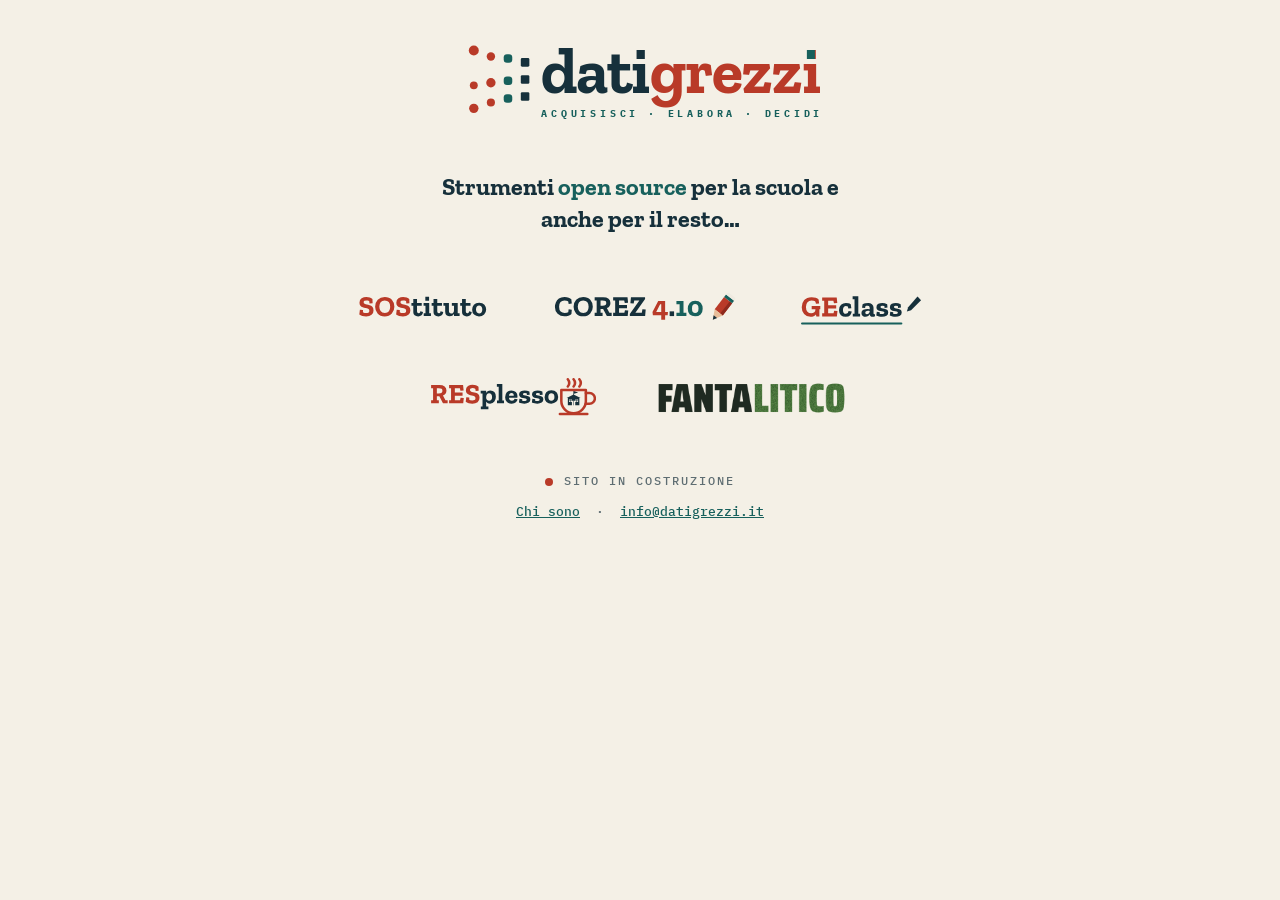
<file: index.html>
<!DOCTYPE html>
<html lang="it">
<head>
<meta charset="utf-8">
<meta name="viewport" content="width=device-width,initial-scale=1">
<title>datigrezzi — strumenti open source per la scuola</title>
<meta name="description" content="Applicazioni libere e gratuite per la scuola: sostituzioni dei docenti, correzione delle verifiche, gestione della classe. Codice aperto con licenza GPL-3.0.">
<link rel="canonical" href="https://datigrezzi.it/">
<meta name="robots" content="index, follow, max-image-preview:large">
<meta name="author" content="datigrezzi">
<meta name="theme-color" content="#F4F0E6">

<link rel="icon" href="marchio/favicon.svg" type="image/svg+xml">
<link rel="icon" href="marchio/favicon-32.png" sizes="32x32" type="image/png">
<link rel="apple-touch-icon" href="marchio/icona-180.png">

<!-- anteprima nelle condivisioni: WhatsApp, Facebook, LinkedIn, Telegram -->
<meta property="og:type" content="website">
<meta property="og:site_name" content="datigrezzi">
<meta property="og:locale" content="it_IT">
<meta property="og:url" content="https://datigrezzi.it/">
<meta property="og:title" content="datigrezzi — strumenti open source per la scuola">
<meta property="og:description" content="Applicazioni libere e gratuite per la scuola: sostituzioni dei docenti, correzione delle verifiche, gestione della classe. Codice aperto con licenza GPL-3.0.">
<meta property="og:image" content="https://datigrezzi.it/marchio/anteprima.png">
<meta property="og:image:width" content="1200">
<meta property="og:image:height" content="630">
<meta property="og:image:alt" content="Marchio datigrezzi: acquisisci, elabora, decidi">

<meta name="twitter:card" content="summary_large_image">
<meta name="twitter:title" content="datigrezzi — strumenti open source per la scuola">
<meta name="twitter:description" content="Applicazioni libere e gratuite per la scuola. Codice aperto, licenza GPL-3.0.">
<meta name="twitter:image" content="https://datigrezzi.it/marchio/anteprima.png">

<script type="application/ld+json">
{
  "@context": "https://schema.org",
  "@type": "WebSite",
  "name": "datigrezzi",
  "alternateName": "dati grezzi",
  "url": "https://datigrezzi.it/",
  "inLanguage": "it-IT",
  "description": "Strumenti open source per la scuola e non solo.",
  "publisher": {
    "@type": "Organization",
    "name": "datigrezzi",
    "url": "https://datigrezzi.it/",
    "logo": "https://datigrezzi.it/marchio/marchio-1024.png",
    "email": "info@datigrezzi.it",
    "sameAs": ["https://github.com/dati-grezzi"]
  }
}
</script>
<style>
/* Caratteri ospitati qui, non su server esterni: resa identica ovunque
   e nessuna richiesta verso terzi. Zilla Slab e IBM Plex Mono, SIL OFL 1.1. */
@font-face{font-family:'Zilla Slab';font-style:normal;font-weight:700;font-display:block;
  src:url('caratteri/ZillaSlab-Bold.woff2') format('woff2')}
@font-face{font-family:'IBM Plex Mono';font-style:normal;font-weight:700;font-display:block;
  src:url('caratteri/IBMPlexMono-Bold.woff2') format('woff2')}
@font-face{font-family:'IBM Plex Mono';font-style:normal;font-weight:500;font-display:block;
  src:url('caratteri/IBMPlexMono-Medium.woff2') format('woff2')}
</style>
<style>
:root{--avorio:#F4F0E6;--inchiostro:#16303B;--petrolio:#17605C;--rosso:#B93A28;
  --grafite:#5E6D72;--bordo:#E3DCCB}
*{box-sizing:border-box}
html{overflow-x:hidden}
body{margin:0;min-height:100%;background:var(--avorio);color:var(--inchiostro);
  font-family:'IBM Plex Mono',ui-monospace,monospace;
  display:flex;align-items:center;justify-content:center;
  padding:2.5rem 1.25rem;text-align:center}
main{max-width:100%;width:min(46rem,100%)}

/* ---------------- marchio ---------------- */
.dg{display:inline-flex;align-items:center;line-height:1;max-width:100%;
  font-size:clamp(2rem,13vw,4rem)}
.dg__segno{display:block;flex:0 0 auto;margin-right:.035em}
.dg__testo{display:flex;flex-direction:column;align-items:flex-start;min-width:0}
.dg__nome{font-family:'Zilla Slab',"Roboto Slab","Noto Serif",Georgia,serif;
  font-weight:700;font-size:1em;line-height:.98;letter-spacing:-.015em;
  white-space:nowrap;color:var(--inchiostro)}
.dg__nome b{color:var(--rosso)}

/* il puntino della i: rettangolo di 129x134 millesimi di em, bordo superiore a
   665 millesimi sopra la linea di base. Numeri presi dal file del carattere.
   La quota si calcola a video, così vale su qualunque sistema. */
.dg__i{position:relative;display:inline-block}
.dg__base{display:inline-block;width:0;height:0;vertical-align:baseline}
.dg__punto{position:absolute;background:var(--petrolio);width:.129em;height:.134em;
  left:50.7%;transform:translateX(-50%);top:0;pointer-events:none}

.dg__sotto{display:flex;justify-content:space-between;
  font-family:'IBM Plex Mono',ui-monospace,monospace;font-weight:700;
  font-size:.158em;line-height:1;text-transform:uppercase;
  color:var(--petrolio);margin-top:.6em}
.dg__sotto .sp{width:.55em;flex:0 0 auto}

.dg__segno .g{opacity:0;transform:translateY(var(--sposta,0));
  transition:opacity .5s ease-out, transform .9s cubic-bezier(.3,1.1,.4,1)}
.dg.vai .dg__segno .g{opacity:1;transform:translateY(0)}

/* ---------------- frase ---------------- */
.frase{font-family:'Zilla Slab',"Roboto Slab",Georgia,serif;font-weight:700;
  font-size:clamp(1.05rem,3.4vw,1.5rem);line-height:1.35;
  max-width:28rem;margin:3rem auto 0;color:var(--inchiostro)}
.frase em{font-style:normal;color:var(--petrolio)}

/* ---------------- loghi ---------------- */
.loghi{display:flex;flex-wrap:wrap;justify-content:center;align-items:center;
  gap:clamp(1.6rem,5vw,3rem) clamp(2rem,6vw,3.6rem);
  margin:3.4rem 0 0;padding:0;list-style:none}
.loghi li{display:flex}
.loghi img{display:block;height:clamp(26px,6.4vw,40px);width:auto;max-width:100%}
/* i marchi con una pagina dietro si comportano da collegamento; gli altri no */
.loghi a{display:block;border-radius:6px;transition:opacity .2s ease}
.loghi a:hover img{opacity:.72}
.loghi a:focus-visible{outline:2px solid var(--rosso);outline-offset:6px}
@media(prefers-reduced-motion:reduce){.loghi a{transition:none}}

/* ---------------- avviso e contatto ---------------- */
.avviso{margin:3.4rem 0 0;font-size:clamp(.62rem,2.6vw,.78rem);font-weight:500;
  letter-spacing:.16em;text-transform:uppercase;color:var(--grafite)}
.avviso::before{content:"";display:inline-block;width:8px;height:8px;border-radius:50%;
  background:var(--rosso);margin-right:.7rem;vertical-align:middle;
  animation:respiro 2.4s ease-in-out infinite}
@keyframes respiro{0%,100%{opacity:1}50%{opacity:.25}}

.riga{margin:.9rem 0 0;font-size:clamp(.7rem,3vw,.82rem);color:var(--grafite);
  word-break:break-word}
.riga a{color:var(--petrolio)}
.riga a:focus-visible{outline:2px solid var(--rosso);outline-offset:3px}

@media(prefers-reduced-motion:reduce){
  .dg__segno .g{opacity:1;transform:none;transition:none}
  .avviso::before{animation:none}
}
</style>
</head>
<body>
<main>
  <div class="dg" id="marchio"></div>

  <p class="frase">Strumenti <em>open source</em> per la scuola e anche per il resto&hellip;</p>

  <ul class="loghi">
    <li><img src="loghi/sostituto.svg" alt="SOStituto"></li>
    <li><img src="loghi/corez.svg" alt="COREZ 4.10"></li>
    <li><a href="https://geclass.datigrezzi.it/">
      <img src="loghi/geclass.svg" alt="GEclass"></a></li>
    <li><img src="loghi/resplesso.svg" alt="RESplesso"></li>
    <li><a href="fantalitico/">
      <img src="loghi/fantalitico.png" width="1200" height="244" alt="Fantalitico"></a></li>
  </ul>

  <p class="avviso">Sito in costruzione</p>
  <p class="riga"><a href="chi-sono/">Chi sono</a> &nbsp;·&nbsp;
    <a href="mailto:info@datigrezzi.it">info@datigrezzi.it</a></p>
</main>

<script>
const SEGNO=[
  [21,16,7.6,'c','#B93A28',-26],[21,69,6,'c','#B93A28',18],[21,104,7.1,'c','#B93A28',30],
  [47,25,6.4,'c','#B93A28',-18],[47,65,7.1,'c','#B93A28',12],[47,95,6.2,'c','#B93A28',20],
  [73,28,6.5,'r5','#17605C',-8],[73,62,6.5,'r5','#17605C',5],[73,89,6.5,'r5','#17605C',8],
  [99,34,6.5,'r2','#16303B',0],[99,60,6.5,'r2','#16303B',0],[99,86,6.5,'r2','#16303B',0]
];
const SOTTOTITOLO="acquisisci · elabora · decidi";
const PUNTO_SOPRA_BASE = 0.665;

(function(){
  const dg=document.getElementById('marchio');
  const NS='http://www.w3.org/2000/svg';

  const svg=document.createElementNS(NS,'svg');
  svg.setAttribute('viewBox','0 0 120 120');
  svg.setAttribute('class','dg__segno');
  svg.setAttribute('aria-hidden','true');
  SEGNO.forEach(([x,y,r,forma,col,sposta],i)=>{
    let e;
    if(forma==='c'){
      e=document.createElementNS(NS,'circle');
      e.setAttribute('cx',x);e.setAttribute('cy',y);e.setAttribute('r',r);
    }else{
      e=document.createElementNS(NS,'rect');
      e.setAttribute('x',x-r);e.setAttribute('y',y-r);
      e.setAttribute('width',r*2);e.setAttribute('height',r*2);
      e.setAttribute('rx',forma==='r5'?5:2);
    }
    e.setAttribute('fill',col);e.setAttribute('class','g');
    e.style.setProperty('--sposta',sposta+'px');
    e.style.transitionDelay=(i*45)+'ms';
    svg.appendChild(e);
  });

  const testo=document.createElement('div');testo.className='dg__testo';
  const nome=document.createElement('div');nome.className='dg__nome';
  nome.innerHTML='dati<b>grezz<span class="dg__i">i'
    +'<i class="dg__base"></i><i class="dg__punto"></i></span></b>';
  const sotto=document.createElement('div');sotto.className='dg__sotto';
  // le lettere sono elementi separati per la giustificazione: per chi usa
  // un lettore di schermo conta solo l'etichetta, non le singole lettere
  sotto.setAttribute('aria-label', SOTTOTITOLO.replace(/ · /g, ', '));
  sotto.setAttribute('role','text');
  for(const ch of SOTTOTITOLO){
    const s=document.createElement('span');
    s.setAttribute('aria-hidden','true');
    if(ch===' ') s.className='sp'; else s.textContent=ch;
    sotto.appendChild(s);
  }
  testo.append(nome,sotto);
  dg.append(svg,testo);

  const spanI=nome.querySelector('.dg__i');
  const base =nome.querySelector('.dg__base');
  const punto=nome.querySelector('.dg__punto');

  function misura(){
    const h=testo.getBoundingClientRect().height;
    svg.style.width=h+'px'; svg.style.height=h+'px';
    sotto.style.width=nome.getBoundingClientRect().width+'px';
    const corpo=parseFloat(getComputedStyle(nome).fontSize);
    const yBase=base.getBoundingClientRect().top - spanI.getBoundingClientRect().top;
    punto.style.top=(yBase - PUNTO_SOPRA_BASE*corpo)+'px';
  }
  function avvia(){misura();requestAnimationFrame(()=>dg.classList.add('vai'));}

  avvia();
  if(document.fonts){
    document.fonts.ready.then(misura);
    Promise.all([
      document.fonts.load('700 1em "Zilla Slab"'),
      document.fonts.load('700 1em "IBM Plex Mono"')
    ]).then(misura).catch(()=>{});
  }
  setTimeout(misura,1200); setTimeout(misura,3000);
  window.addEventListener('resize',misura);
})();
</script>
</body>
</html>
</file>
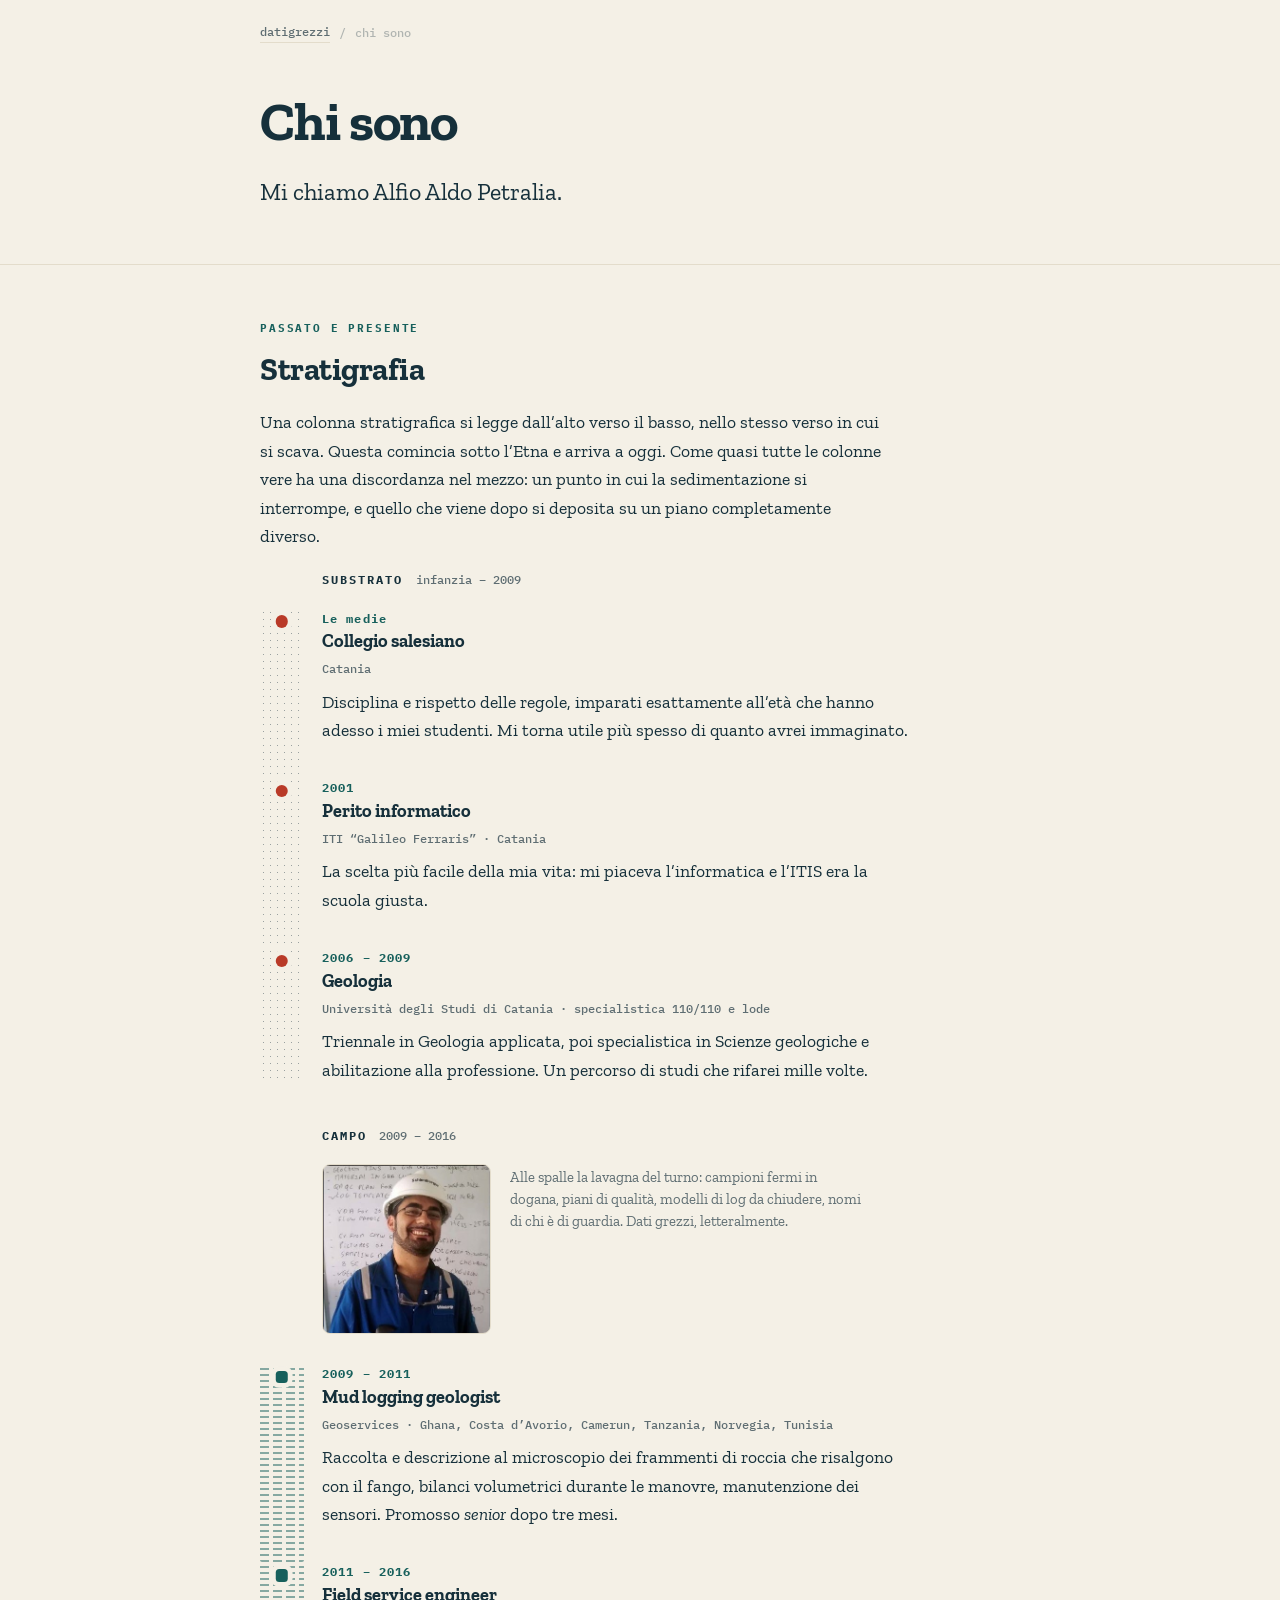
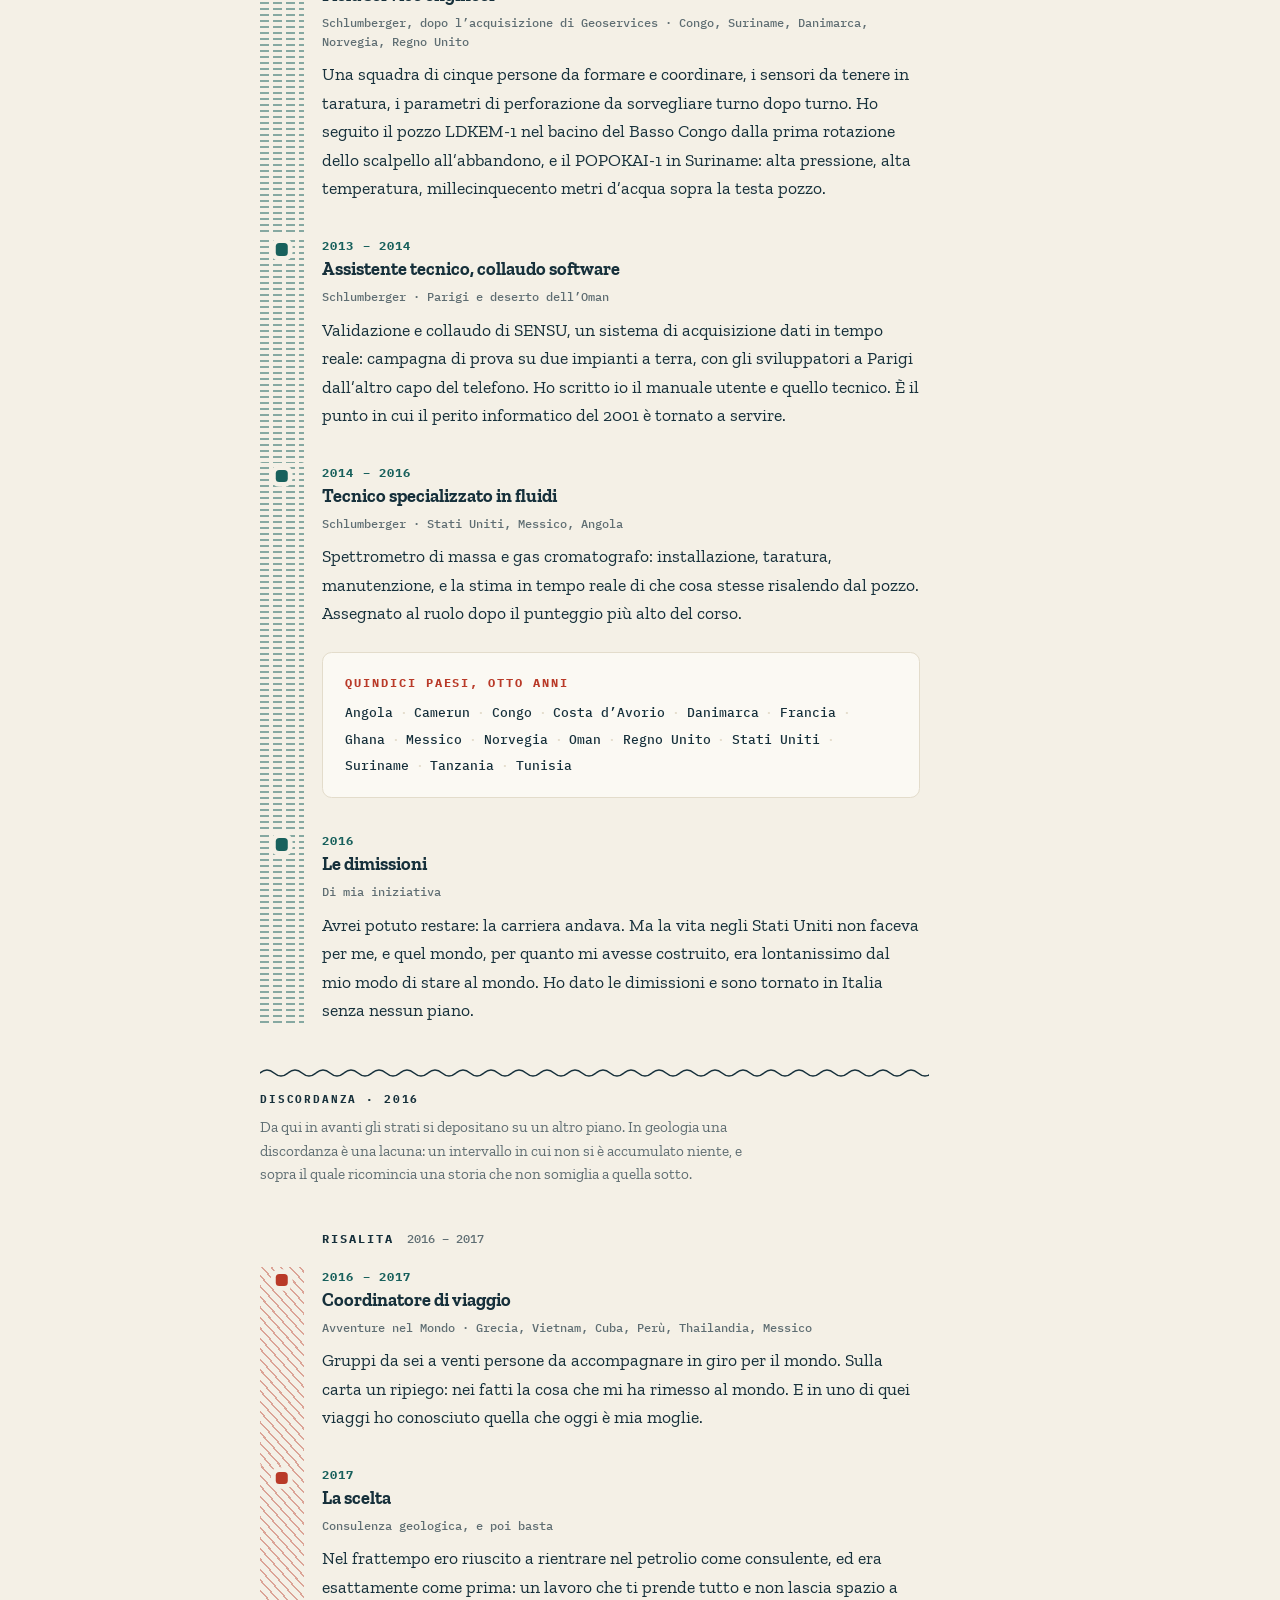
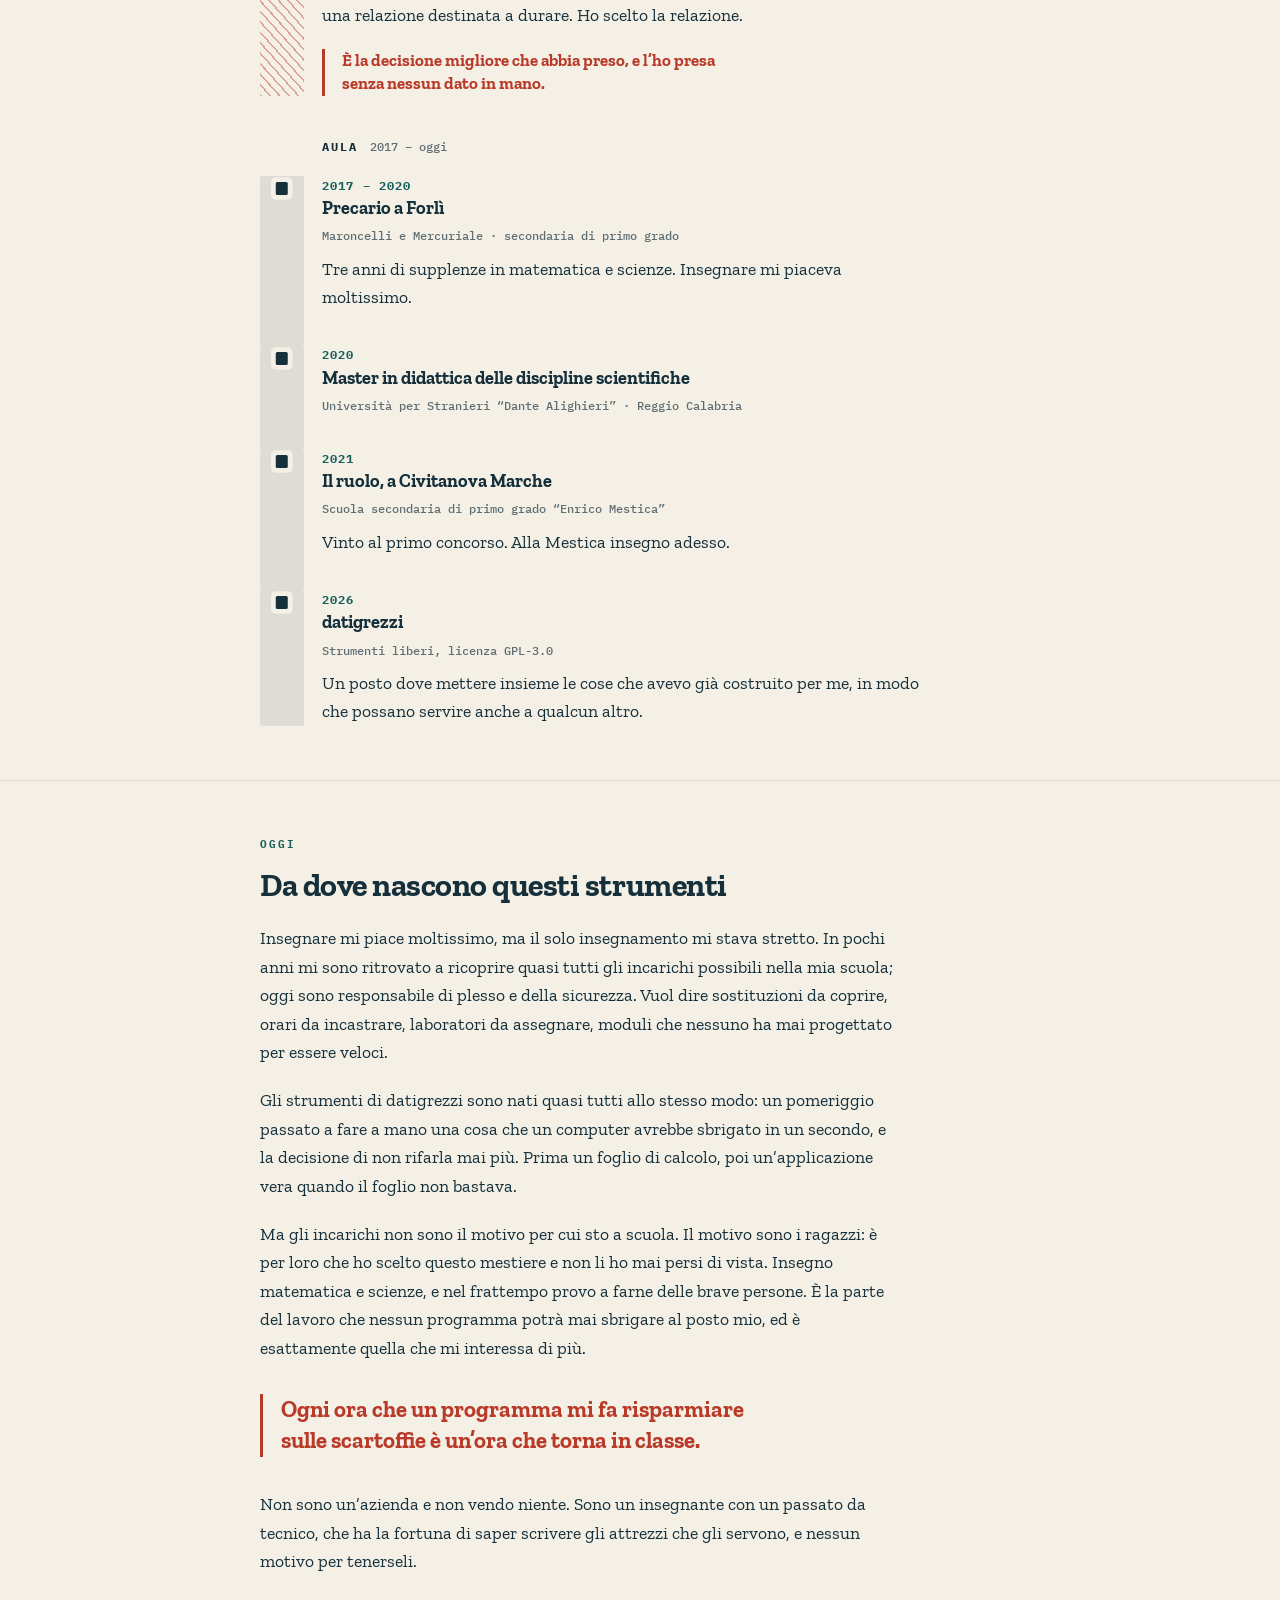
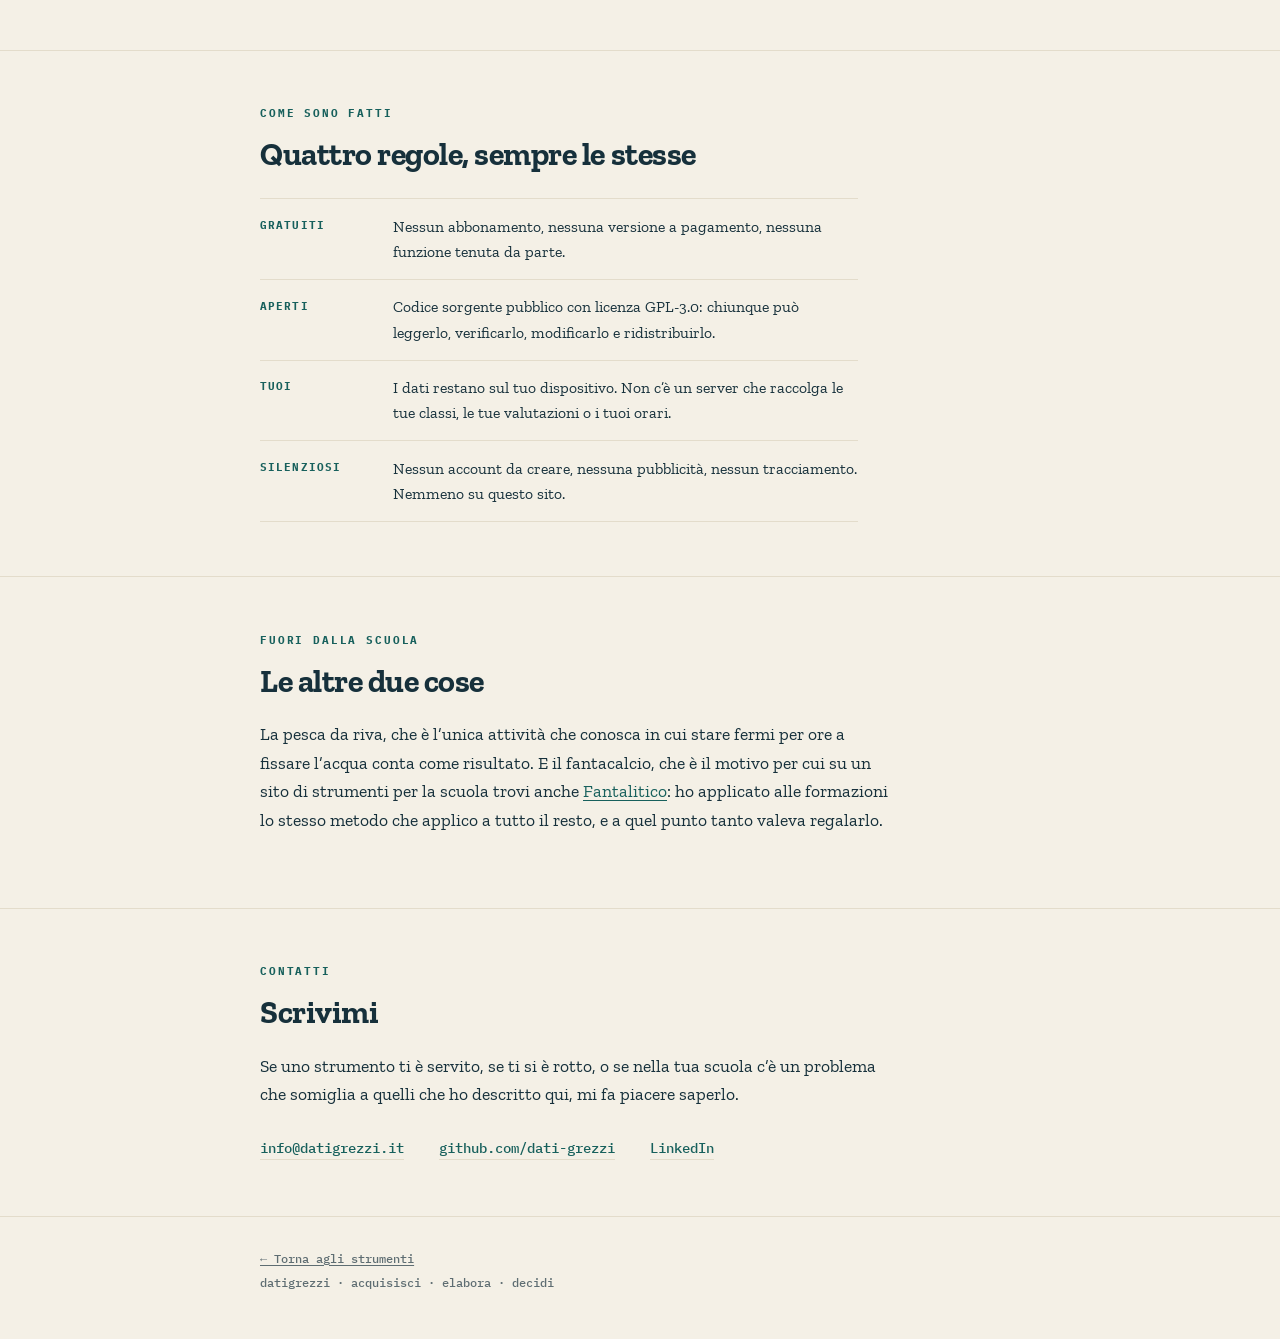
<file: chi-sono/index.html>
<!DOCTYPE html>
<html lang="it">
<head>
<meta charset="utf-8">
<meta name="viewport" content="width=device-width,initial-scale=1">
<title>Chi sono — datigrezzi</title>
<meta name="description" content="Alfio Aldo Petralia: geologo, otto anni di dati di perforazione in quindici paesi, oggi docente di matematica e scienze e autore degli strumenti di datigrezzi.">
<link rel="canonical" href="https://datigrezzi.it/chi-sono/">
<meta name="robots" content="index, follow, max-image-preview:large">
<meta name="author" content="Alfio Aldo Petralia">
<meta name="theme-color" content="#F4F0E6">

<link rel="icon" href="../marchio/favicon.svg" type="image/svg+xml">
<link rel="icon" href="../marchio/favicon-32.png" sizes="32x32" type="image/png">
<link rel="apple-touch-icon" href="../marchio/icona-180.png">

<meta property="og:type" content="profile">
<meta property="og:site_name" content="datigrezzi">
<meta property="og:locale" content="it_IT">
<meta property="og:url" content="https://datigrezzi.it/chi-sono/">
<meta property="og:title" content="Chi sono — datigrezzi">
<meta property="og:description" content="Dagli impianti di perforazione a una classe di scuola media: chi c'è dietro gli strumenti di datigrezzi.">
<meta property="og:image" content="https://datigrezzi.it/marchio/anteprima.png">
<meta property="og:image:width" content="1200">
<meta property="og:image:height" content="630">
<meta property="og:image:alt" content="Marchio datigrezzi: acquisisci, elabora, decidi">
<meta name="twitter:card" content="summary_large_image">
<meta name="twitter:title" content="Chi sono — datigrezzi">
<meta name="twitter:description" content="Dagli impianti di perforazione a una classe di scuola media: chi c'è dietro gli strumenti di datigrezzi.">
<meta name="twitter:image" content="https://datigrezzi.it/marchio/anteprima.png">

<script type="application/ld+json">
{
  "@context": "https://schema.org",
  "@type": "ProfilePage",
  "url": "https://datigrezzi.it/chi-sono/",
  "inLanguage": "it-IT",
  "mainEntity": {
    "@type": "Person",
    "name": "Alfio Aldo Petralia",
    "jobTitle": ["Docente di matematica e scienze", "Geologo"],
    "email": "info@datigrezzi.it",
    "url": "https://datigrezzi.it/",
    "sameAs": [
      "https://www.linkedin.com/in/alfioaldopetralia/",
      "https://github.com/dati-grezzi"
    ],
    "alumniOf": { "@type": "CollegeOrUniversity", "name": "Università degli Studi di Catania" },
    "knowsAbout": ["Geologia", "Analisi dei dati", "Didattica della matematica e delle scienze", "Software open source"]
  }
}
</script>

<!-- Caratteri ospitati qui, non su server esterni: nessuna richiesta verso terzi.
     Zilla Slab (voce) e IBM Plex Mono (dati), SIL OFL 1.1. -->
<link rel="preload" href="../caratteri/ZillaSlab-Regular.woff2" as="font" type="font/woff2" crossorigin>
<link rel="preload" href="../caratteri/IBMPlexMono-Medium.woff2" as="font" type="font/woff2" crossorigin>
<style>
@font-face{font-family:'Zilla Slab';font-style:normal;font-weight:400;font-display:swap;
  src:url('../caratteri/ZillaSlab-Regular.woff2') format('woff2')}
@font-face{font-family:'Zilla Slab';font-style:italic;font-weight:400;font-display:swap;
  src:url('../caratteri/ZillaSlab-Italic.woff2') format('woff2')}
@font-face{font-family:'Zilla Slab';font-style:normal;font-weight:700;font-display:swap;
  src:url('../caratteri/ZillaSlab-Bold.woff2') format('woff2')}
@font-face{font-family:'IBM Plex Mono';font-style:normal;font-weight:500;font-display:swap;
  src:url('../caratteri/IBMPlexMono-Medium.woff2') format('woff2')}
@font-face{font-family:'IBM Plex Mono';font-style:normal;font-weight:700;font-display:swap;
  src:url('../caratteri/IBMPlexMono-Bold.woff2') format('woff2')}
</style>
<style>
/* ===== tavolozza del marchio ===== */
:root{
  --avorio:#F4F0E6; --inchiostro:#16303B; --petrolio:#17605C; --rosso:#B93A28;
  --grafite:#5E6D72; --bordo:#E3DCCB; --carta:#FBF9F3;
  --voce:'Zilla Slab',"Roboto Slab","Noto Serif",Georgia,serif;
  --dati:'IBM Plex Mono',ui-monospace,SFMono-Regular,Menlo,monospace;
  --rail:2.75rem;          /* larghezza della colonna stratigrafica */
}
*{box-sizing:border-box}
html{overflow-x:hidden;scroll-behavior:smooth;scroll-padding-top:1.5rem}
body{
  margin:0;background:var(--avorio);color:var(--inchiostro);
  font-family:var(--voce);font-size:clamp(1rem,.96rem + .35vw,1.1rem);line-height:1.62;
  -webkit-font-smoothing:antialiased;
}
.wrap{width:min(50rem,100%);margin:0 auto;padding:0 1.25rem}
p{margin:0 0 1.1em}
.testo{max-width:36em}
a{color:var(--petrolio);text-underline-offset:.18em;text-decoration-thickness:.07em}
a:hover{color:var(--rosso)}
a:focus-visible,.salta:focus{outline:2px solid var(--rosso);outline-offset:3px;border-radius:3px}
.salta{position:absolute;left:-9999px}
.salta:focus{position:fixed;left:1rem;top:1rem;z-index:9;background:var(--rosso);color:var(--avorio);
  padding:.65rem 1rem;border-radius:.4rem;font-family:var(--dati);font-weight:700;font-size:.8rem;
  text-decoration:none}

/* ===== etichette in mono: tutto ciò che è "dato" ===== */
.etichetta{
  font-family:var(--dati);font-weight:700;font-size:.68rem;letter-spacing:.17em;
  text-transform:uppercase;color:var(--grafite);margin:0 0 .9rem;
}
.etichetta--petrolio{color:var(--petrolio)}

/* ===== testata ===== */
.testata{border-bottom:1px solid var(--bordo);padding:1.4rem 0 0}
.briciole{font-family:var(--dati);font-weight:500;font-size:.76rem;color:var(--grafite);
  display:flex;gap:.55rem;flex-wrap:wrap;align-items:center;margin:0 0 3.2rem}
.briciole a{color:var(--grafite);text-decoration:none;border-bottom:1px solid var(--bordo)}
.briciole a:hover{color:var(--rosso);border-bottom-color:var(--rosso)}
.briciole span{opacity:.45}

h1{font-size:clamp(2.1rem,1.3rem + 3.6vw,3.4rem);line-height:1.02;font-weight:700;
  letter-spacing:-.02em;margin:0 0 1.6rem}
.apertura{font-size:clamp(1.18rem,1.02rem + .7vw,1.5rem);line-height:1.44;max-width:30em;
  margin:0 0 3.4rem}
.apertura b{font-weight:700;color:var(--rosso)}
.apertura .posa{color:var(--petrolio);font-weight:700}

/* ===== sezioni ===== */
section{padding:3.4rem 0}
section + section{border-top:1px solid var(--bordo)}
h2{font-size:clamp(1.5rem,1.2rem + 1.2vw,2rem);line-height:1.12;font-weight:700;
  letter-spacing:-.015em;margin:0 0 1.3rem}
h3{font-size:1.14rem;font-weight:700;line-height:1.3;margin:0 0 .35rem}

/* la riga che porta il peso dell'argomento */
.perno{font-size:clamp(1.15rem,1rem + .62vw,1.42rem);line-height:1.38;font-weight:700;
  color:var(--rosso);max-width:22em;margin:2rem 0 2.1rem;padding-left:1.1rem;
  border-left:3px solid var(--rosso)}
/* dentro uno strato il perno pesa un po' meno: non deve battere il titolo */
.perno--dentro{font-size:1.05rem;margin:1rem 0 0;max-width:26em}

/* ===== colonna stratigrafica =====
   Il quadro è un log di pozzo: si legge dall'alto verso il basso, nello stesso
   verso in cui si scava. Ogni unità ha la sua campitura, come su una colonna
   vera; i segni ripetono il marchio, che passa da cerchi sparsi a quadrati
   allineati via via che il dato diventa struttura. */
.unita{margin:0 0 2.6rem}
.unita:last-child{margin-bottom:0}
.unita__capo{display:flex;align-items:baseline;gap:.8rem;margin:0 0 1.2rem;
  padding-left:calc(var(--rail) + 1.1rem)}
.unita__capo h3{font-family:var(--dati);font-weight:700;font-size:.74rem;letter-spacing:.17em;
  text-transform:uppercase;color:var(--inchiostro);margin:0}
.unita__arco{font-family:var(--dati);font-weight:500;font-size:.74rem;color:var(--grafite)}

.strati{list-style:none;margin:0;padding:0}
.strato{display:flex;gap:1.1rem;position:relative}
.strato__rail{flex:0 0 var(--rail);position:relative;border-radius:2px}
/* la campitura scorre dietro al segno. Niente opacity sull'elemento: la
   trasparenza sta nei colori, così le campiture a tratti possono usare
   l'avorio di fondo per interrompere le linee. */
.strato__rail::before{content:"";position:absolute;inset:0;border-radius:2px}
.strato__segno{position:absolute;left:50%;top:.42rem;width:.78rem;height:.78rem;
  transform:translateX(-50%);background:var(--rosso);border-radius:50%;
  box-shadow:0 0 0 .3rem var(--avorio)}
.strato__corpo{min-width:0;flex:1 1 auto;padding:0 0 2.1rem;max-width:34em}
.strato:last-child .strato__corpo{padding-bottom:0}
.strato__anni{font-family:var(--dati);font-weight:700;font-size:.74rem;letter-spacing:.1em;
  color:var(--petrolio);margin:0 0 .15rem}
.strato__dove{font-family:var(--dati);font-weight:500;font-size:.78rem;line-height:1.5;
  color:var(--grafite);margin:0 0 .6rem}
.strato__corpo p:last-child{margin-bottom:0}

/* Campiture, come su una colonna vera: arenaria a punti, peliti a trattini,
   unità attiva piena. I segni ripetono il marchio: cerchi sparsi che
   diventano quadrati allineati. */
.u-substrato .strato__rail::before{
  background-image:radial-gradient(rgba(94,109,114,.6) .9px,transparent 1px);
  background-size:7px 7px}
.u-substrato .strato__segno{background:var(--rosso);border-radius:50%}

/* due strati sovrapposti: sotto le righe orizzontali, sopra le interruzioni
   color avorio che le spezzano in trattini */
.u-campo .strato__rail::before{
  background-image:
    repeating-linear-gradient(90deg,transparent 0 9px,var(--avorio) 9px 13px),
    repeating-linear-gradient(180deg,transparent 0 4.5px,rgba(23,96,92,.5) 4.5px 6px)}
.u-campo .strato__segno{background:var(--petrolio);border-radius:.22rem}

/* sopra la discordanza gli strati stanno su un altro piano: campitura
   obliqua, com'è su una discordanza angolare vera */
.u-risalita .strato__rail::before{
  background-image:repeating-linear-gradient(48deg,
    rgba(185,58,40,.42) 0 1.5px,transparent 1.5px 7px)}
.u-risalita .strato__segno{background:var(--rosso);border-radius:.22rem}

.u-aula .strato__rail::before{background:rgba(22,48,59,.1)}
.u-aula .strato__segno{background:var(--inchiostro);border-radius:.1rem}

/* ===== la discordanza =====
   Sulle colonne stratigrafiche la superficie di discordanza si disegna come
   una linea ondulata: sotto la sedimentazione si era fermata, sopra ricomincia
   un'altra storia. Qui segna il 2016. */
.discordanza{margin:2.4rem 0 2.6rem;max-width:38em}
.discordanza__onda{height:11px;
  background-image:url("data:image/svg+xml,%3Csvg xmlns='http://www.w3.org/2000/svg' width='28' height='11' viewBox='0 0 28 11'%3E%3Cpath d='M0 7 Q7 1 14 7 T28 7' fill='none' stroke='%2316303B' stroke-width='1.6' stroke-linecap='round'/%3E%3C/svg%3E");
  background-repeat:repeat-x;background-position:left center}
.discordanza__nota{font-family:var(--dati);font-weight:700;font-size:.68rem;
  letter-spacing:.17em;text-transform:uppercase;color:var(--inchiostro);
  margin:.85rem 0 0}
/* l'etichetta resta un dato, la spiegazione torna nella voce del sito */
.discordanza__nota span{font-family:var(--voce);font-weight:400;text-transform:none;
  letter-spacing:0;color:var(--grafite);display:block;margin-top:.5rem;
  font-size:.95rem;line-height:1.55;max-width:32em}

/* ===== ritratto ===== */
.ritratto{margin:0 0 1.9rem;padding-left:calc(var(--rail) + 1.1rem);
  display:flex;gap:1.2rem;align-items:flex-start;max-width:38em}
.ritratto img{flex:0 0 auto;width:10.6rem;height:auto;border-radius:.5rem;
  border:1px solid var(--bordo);display:block}
/* la didascalia è testo, non dato: resta nella voce del sito */
.ritratto figcaption{font-size:.92rem;line-height:1.52;color:var(--grafite);
  padding-top:.1rem;max-width:24em}

/* ===== blocco dati: il manifesto dei paesi ===== */
.manifesto{background:var(--carta);border:1px solid var(--bordo);border-radius:.6rem;
  padding:1.3rem 1.4rem;margin:1.5rem 0 0;max-width:34em}
.manifesto__cifra{font-family:var(--dati);font-weight:700;font-size:.72rem;letter-spacing:.17em;
  text-transform:uppercase;color:var(--rosso);margin:0 0 .7rem}
/* elenco a righe che vanno a capo da sole: niente riga unica che sfora */
.manifesto__elenco{font-family:var(--dati);font-weight:500;font-size:.82rem;line-height:1.5;
  color:var(--inchiostro);margin:0;display:flex;flex-wrap:wrap;gap:.42rem 0}
.manifesto__elenco span{white-space:nowrap}
/* il separatore sta in coda al nome, così una riga non comincia mai con un
   puntino orfano quando l'elenco va a capo */
.manifesto__elenco span:not(:last-child)::after{content:"·";color:var(--bordo);
  padding:0 .42rem}

/* ===== principi ===== */
.principi{list-style:none;margin:1.6rem 0 0;padding:0;max-width:34em}
.principi li{display:flex;gap:.9rem;padding:.9rem 0;border-top:1px solid var(--bordo)}
.principi li:last-child{border-bottom:1px solid var(--bordo)}
.principi b{font-family:var(--dati);font-weight:700;font-size:.7rem;letter-spacing:.1em;
  text-transform:uppercase;color:var(--petrolio);flex:0 0 7.4rem;padding-top:.28em;line-height:1.5}
.principi p{margin:0;font-size:.98rem}

/* ===== contatti e chiusura ===== */
.contatti{list-style:none;margin:1.5rem 0 0;padding:0;display:flex;flex-wrap:wrap;
  gap:.7rem 2.2rem}
.contatti a{font-family:var(--dati);font-weight:500;font-size:.88rem;color:var(--petrolio);
  text-decoration:none;border-bottom:1px solid var(--bordo);padding-bottom:.12em}
.contatti a:hover{color:var(--rosso);border-bottom-color:var(--rosso)}

.piede{border-top:1px solid var(--bordo);padding:2rem 0 2.6rem;
  font-family:var(--dati);font-weight:500;font-size:.74rem;color:var(--grafite)}
.piede a{color:var(--grafite)}
.piede p{margin:0 0 .45em}

@media (max-width:34rem){
  :root{--rail:1.9rem}
  .strato{gap:.85rem}
  .principi li{flex-direction:column;gap:.3rem}
  .principi b{flex:none}
  .ritratto{flex-direction:column;gap:.75rem;padding-left:calc(var(--rail) + .85rem)}
  .ritratto img{width:8.8rem}
}
@media (prefers-reduced-motion:reduce){html{scroll-behavior:auto}}
</style>
</head>
<body>

<a class="salta" href="#contenuto">Vai al contenuto</a>

<header class="testata">
  <div class="wrap">
    <nav class="briciole" aria-label="Percorso">
      <a href="../">datigrezzi</a><span>/</span><span>chi sono</span>
    </nav>
    <h1>Chi sono</h1>
    <p class="apertura">Mi chiamo Alfio Aldo Petralia.</p>
  </div>
</header>

<main id="contenuto">

<section>
  <div class="wrap">
    <p class="etichetta etichetta--petrolio">Passato e presente</p>
    <h2>Stratigrafia</h2>
    <p class="testo">Una colonna stratigrafica si legge dall’alto verso il basso, nello
      stesso verso in cui si scava. Questa comincia sotto l’Etna e arriva a oggi. Come
      quasi tutte le colonne vere ha una discordanza nel mezzo: un punto in cui la
      sedimentazione si interrompe, e quello che viene dopo si deposita su un piano
      completamente diverso.</p>

    <div class="unita u-substrato">
      <div class="unita__capo">
        <h3>Substrato</h3><span class="unita__arco">infanzia – 2009</span>
      </div>
      <ol class="strati">
        <li class="strato">
          <div class="strato__rail" aria-hidden="true"><span class="strato__segno"></span></div>
          <div class="strato__corpo">
            <p class="strato__anni">Le medie</p>
            <h3>Collegio salesiano</h3>
            <p class="strato__dove">Catania</p>
            <p>Disciplina e rispetto delle regole, imparati esattamente all’età che
              hanno adesso i miei studenti. Mi torna utile più spesso di quanto avrei
              immaginato.</p>
          </div>
        </li>
        <li class="strato">
          <div class="strato__rail" aria-hidden="true"><span class="strato__segno"></span></div>
          <div class="strato__corpo">
            <p class="strato__anni">2001</p>
            <h3>Perito informatico</h3>
            <p class="strato__dove">ITI “Galileo Ferraris” · Catania</p>
            <p>La scelta più facile della mia vita: mi piaceva l’informatica e l’ITIS
              era la scuola giusta.</p>
          </div>
        </li>
        <li class="strato">
          <div class="strato__rail" aria-hidden="true"><span class="strato__segno"></span></div>
          <div class="strato__corpo">
            <p class="strato__anni">2006 – 2009</p>
            <h3>Geologia</h3>
            <p class="strato__dove">Università degli Studi di Catania · specialistica
              110/110 e lode</p>
            <p>Triennale in Geologia applicata, poi specialistica in Scienze geologiche
              e abilitazione alla professione. Un percorso di studi che rifarei mille
              volte.</p>
          </div>
        </li>
      </ol>
    </div>

    <div class="unita u-campo">
      <div class="unita__capo">
        <h3>Campo</h3><span class="unita__arco">2009 – 2016</span>
      </div>

      <figure class="ritratto">
        <img src="alfio-campo.jpg" width="351" height="351" loading="lazy" decoding="async"
             alt="Ritratto in tuta e casco da cantiere davanti alla lavagna di un impianto di perforazione.">
        <figcaption>Alle spalle la lavagna del turno: campioni fermi in dogana, piani di
          qualità, modelli di log da chiudere, nomi di chi è di guardia. Dati grezzi,
          letteralmente.</figcaption>
      </figure>

      <ol class="strati">
        <li class="strato">
          <div class="strato__rail" aria-hidden="true"><span class="strato__segno"></span></div>
          <div class="strato__corpo">
            <p class="strato__anni">2009 – 2011</p>
            <h3>Mud logging geologist</h3>
            <p class="strato__dove">Geoservices · Ghana, Costa d’Avorio, Camerun,
              Tanzania, Norvegia, Tunisia</p>
            <p>Raccolta e descrizione al microscopio dei frammenti di roccia che
              risalgono con il fango, bilanci volumetrici durante le manovre,
              manutenzione dei sensori. Promosso <i>senior</i> dopo tre mesi.</p>
          </div>
        </li>
        <li class="strato">
          <div class="strato__rail" aria-hidden="true"><span class="strato__segno"></span></div>
          <div class="strato__corpo">
            <p class="strato__anni">2011 – 2016</p>
            <h3>Field service engineer</h3>
            <p class="strato__dove">Schlumberger, dopo l’acquisizione di Geoservices ·
              Congo, Suriname, Danimarca, Norvegia, Regno Unito</p>
            <p>Una squadra di cinque persone da formare e coordinare, i sensori da
              tenere in taratura, i parametri di perforazione da sorvegliare turno dopo
              turno. Ho seguito il pozzo LDKEM-1 nel bacino del Basso Congo dalla prima
              rotazione dello scalpello all’abbandono, e il POPOKAI-1 in Suriname: alta
              pressione, alta temperatura, millecinquecento metri d’acqua sopra la testa
              pozzo.</p>
          </div>
        </li>
        <li class="strato">
          <div class="strato__rail" aria-hidden="true"><span class="strato__segno"></span></div>
          <div class="strato__corpo">
            <p class="strato__anni">2013 – 2014</p>
            <h3>Assistente tecnico, collaudo software</h3>
            <p class="strato__dove">Schlumberger · Parigi e deserto dell’Oman</p>
            <p>Validazione e collaudo di SENSU, un sistema di acquisizione dati in tempo
              reale: campagna di prova su due impianti a terra, con gli sviluppatori a
              Parigi dall’altro capo del telefono. Ho scritto io il manuale utente e
              quello tecnico. È il punto in cui il perito informatico del 2001 è tornato
              a servire.</p>
          </div>
        </li>
        <li class="strato">
          <div class="strato__rail" aria-hidden="true"><span class="strato__segno"></span></div>
          <div class="strato__corpo">
            <p class="strato__anni">2014 – 2016</p>
            <h3>Tecnico specializzato in fluidi</h3>
            <p class="strato__dove">Schlumberger · Stati Uniti, Messico, Angola</p>
            <p>Spettrometro di massa e gas cromatografo: installazione, taratura,
              manutenzione, e la stima in tempo reale di che cosa stesse risalendo dal
              pozzo. Assegnato al ruolo dopo il punteggio più alto del corso.</p>

            <div class="manifesto">
              <p class="manifesto__cifra">Quindici paesi, otto anni</p>
              <p class="manifesto__elenco">
                <span>Angola</span>
                <span>Camerun</span>
                <span>Congo</span>
                <span>Costa d’Avorio</span>
                <span>Danimarca</span>
                <span>Francia</span>
                <span>Ghana</span>
                <span>Messico</span>
                <span>Norvegia</span>
                <span>Oman</span>
                <span>Regno Unito</span>
                <span>Stati Uniti</span>
                <span>Suriname</span>
                <span>Tanzania</span>
                <span>Tunisia</span>
              </p>
            </div>
          </div>
        </li>
        <li class="strato">
          <div class="strato__rail" aria-hidden="true"><span class="strato__segno"></span></div>
          <div class="strato__corpo">
            <p class="strato__anni">2016</p>
            <h3>Le dimissioni</h3>
            <p class="strato__dove">Di mia iniziativa</p>
            <p>Avrei potuto restare: la carriera andava. Ma la vita negli Stati Uniti
              non faceva per me, e quel mondo, per quanto mi avesse costruito, era
              lontanissimo dal mio modo di stare al mondo. Ho dato le dimissioni e sono
              tornato in Italia senza nessun piano.</p>
          </div>
        </li>
      </ol>
    </div>

    <div class="discordanza">
      <div class="discordanza__onda" aria-hidden="true"></div>
      <p class="discordanza__nota">Discordanza · 2016
        <span>Da qui in avanti gli strati si depositano su un altro piano. In geologia
          una discordanza è una lacuna: un intervallo in cui non si è accumulato niente,
          e sopra il quale ricomincia una storia che non somiglia a quella sotto.</span>
      </p>
    </div>

    <div class="unita u-risalita">
      <div class="unita__capo">
        <h3>Risalita</h3><span class="unita__arco">2016 – 2017</span>
      </div>
      <ol class="strati">
        <li class="strato">
          <div class="strato__rail" aria-hidden="true"><span class="strato__segno"></span></div>
          <div class="strato__corpo">
            <p class="strato__anni">2016 – 2017</p>
            <h3>Coordinatore di viaggio</h3>
            <p class="strato__dove">Avventure nel Mondo · Grecia, Vietnam, Cuba, Perù,
              Thailandia, Messico</p>
            <p>Gruppi da sei a venti persone da accompagnare in giro per il mondo. Sulla
              carta un ripiego: nei fatti la cosa che mi ha rimesso al mondo. E in uno di
              quei viaggi ho conosciuto quella che oggi è mia moglie.</p>
          </div>
        </li>
        <li class="strato">
          <div class="strato__rail" aria-hidden="true"><span class="strato__segno"></span></div>
          <div class="strato__corpo">
            <p class="strato__anni">2017</p>
            <h3>La scelta</h3>
            <p class="strato__dove">Consulenza geologica, e poi basta</p>
            <p>Nel frattempo ero riuscito a rientrare nel petrolio come consulente, ed
              era esattamente come prima: un lavoro che ti prende tutto e non lascia
              spazio a una relazione destinata a durare. Ho scelto la relazione.</p>
            <p class="perno perno--dentro">È la decisione migliore che abbia preso, e
              l’ho presa senza nessun dato in mano.</p>
          </div>
        </li>
      </ol>
    </div>

    <div class="unita u-aula">
      <div class="unita__capo">
        <h3>Aula</h3><span class="unita__arco">2017 – oggi</span>
      </div>
      <ol class="strati">
        <li class="strato">
          <div class="strato__rail" aria-hidden="true"><span class="strato__segno"></span></div>
          <div class="strato__corpo">
            <p class="strato__anni">2017 – 2020</p>
            <h3>Precario a Forlì</h3>
            <p class="strato__dove">Maroncelli e Mercuriale · secondaria di primo grado</p>
            <p>Tre anni di supplenze in matematica e scienze. Insegnare mi piaceva
              moltissimo.</p>
          </div>
        </li>
        <li class="strato">
          <div class="strato__rail" aria-hidden="true"><span class="strato__segno"></span></div>
          <div class="strato__corpo">
            <p class="strato__anni">2020</p>
            <h3>Master in didattica delle discipline scientifiche</h3>
            <p class="strato__dove">Università per Stranieri “Dante Alighieri” ·
              Reggio Calabria</p>
          </div>
        </li>
        <li class="strato">
          <div class="strato__rail" aria-hidden="true"><span class="strato__segno"></span></div>
          <div class="strato__corpo">
            <p class="strato__anni">2021</p>
            <h3>Il ruolo, a Civitanova Marche</h3>
            <p class="strato__dove">Scuola secondaria di primo grado “Enrico Mestica”</p>
            <p>Vinto al primo concorso. Alla Mestica insegno adesso.</p>
          </div>
        </li>
        <li class="strato">
          <div class="strato__rail" aria-hidden="true"><span class="strato__segno"></span></div>
          <div class="strato__corpo">
            <p class="strato__anni">2026</p>
            <h3>datigrezzi</h3>
            <p class="strato__dove">Strumenti liberi, licenza GPL-3.0</p>
            <p>Un posto dove mettere insieme le cose che avevo già costruito per me, in
              modo che possano servire anche a qualcun altro.</p>
          </div>
        </li>
      </ol>
    </div>
  </div>
</section>

<section>
  <div class="wrap">
    <p class="etichetta etichetta--petrolio">Oggi</p>
    <h2>Da dove nascono questi strumenti</h2>
    <div class="testo">
      <p>Insegnare mi piace moltissimo, ma il solo insegnamento mi stava stretto. In
        pochi anni mi sono ritrovato a ricoprire quasi tutti gli incarichi possibili
        nella mia scuola; oggi sono responsabile di plesso e della sicurezza. Vuol dire
        sostituzioni da coprire, orari da incastrare, laboratori da assegnare, moduli
        che nessuno ha mai progettato per essere veloci.</p>

      <p>Gli strumenti di datigrezzi sono nati quasi tutti allo stesso modo: un
        pomeriggio passato a fare a mano una cosa che un computer avrebbe sbrigato in un
        secondo, e la decisione di non rifarla mai più. Prima un foglio di calcolo, poi
        un’applicazione vera quando il foglio non bastava.</p>

      <p>Ma gli incarichi non sono il motivo per cui sto a scuola. Il motivo sono i
        ragazzi: è per loro che ho scelto questo mestiere e non li ho mai persi di
        vista. Insegno matematica e scienze, e nel frattempo provo a farne delle brave
        persone. È la parte del lavoro che nessun programma potrà mai sbrigare al posto
        mio, ed è esattamente quella che mi interessa di più.</p>

      <p class="perno">Ogni ora che un programma mi fa risparmiare sulle scartoffie è
        un’ora che torna in classe.</p>

      <p>Non sono un’azienda e non vendo niente. Sono un insegnante con un passato da
        tecnico, che ha la fortuna di saper scrivere gli attrezzi che gli servono, e
        nessun motivo per tenerseli.</p>
    </div>
  </div>
</section>

<section>
  <div class="wrap">
    <p class="etichetta etichetta--petrolio">Come sono fatti</p>
    <h2>Quattro regole, sempre le stesse</h2>
    <ul class="principi">
      <li><b>Gratuiti</b><p>Nessun abbonamento, nessuna versione a pagamento, nessuna
        funzione tenuta da parte.</p></li>
      <li><b>Aperti</b><p>Codice sorgente pubblico con licenza GPL-3.0: chiunque può
        leggerlo, verificarlo, modificarlo e ridistribuirlo.</p></li>
      <li><b>Tuoi</b><p>I dati restano sul tuo dispositivo. Non c’è un server che
        raccolga le tue classi, le tue valutazioni o i tuoi orari.</p></li>
      <li><b>Silenziosi</b><p>Nessun account da creare, nessuna pubblicità, nessun
        tracciamento. Nemmeno su questo sito.</p></li>
    </ul>
  </div>
</section>

<section>
  <div class="wrap">
    <p class="etichetta etichetta--petrolio">Fuori dalla scuola</p>
    <h2>Le altre due cose</h2>
    <div class="testo">
      <p>La pesca da riva, che è l’unica attività che conosca in cui stare fermi per ore
        a fissare l’acqua conta come risultato. E il fantacalcio, che è il motivo per cui
        su un sito di strumenti per la scuola trovi anche
        <a href="../fantalitico/">Fantalitico</a>: ho applicato alle formazioni lo stesso
        metodo che applico a tutto il resto, e a quel punto tanto valeva regalarlo.</p>
    </div>
  </div>
</section>

<section>
  <div class="wrap">
    <p class="etichetta etichetta--petrolio">Contatti</p>
    <h2>Scrivimi</h2>
    <p class="testo">Se uno strumento ti è servito, se ti si è rotto, o se nella tua
      scuola c’è un problema che somiglia a quelli che ho descritto qui, mi fa piacere
      saperlo.</p>
    <ul class="contatti">
      <li><a href="mailto:info@datigrezzi.it">info@datigrezzi.it</a></li>
      <li><a href="https://github.com/dati-grezzi">github.com/dati-grezzi</a></li>
      <li><a href="https://www.linkedin.com/in/alfioaldopetralia/" rel="me">LinkedIn</a></li>
    </ul>
  </div>
</section>

</main>

<footer class="piede">
  <div class="wrap">
    <p><a href="../">&#8592; Torna agli strumenti</a></p>
    <p>datigrezzi · acquisisci · elabora · decidi</p>
  </div>
</footer>

</body>
</html>
</file>
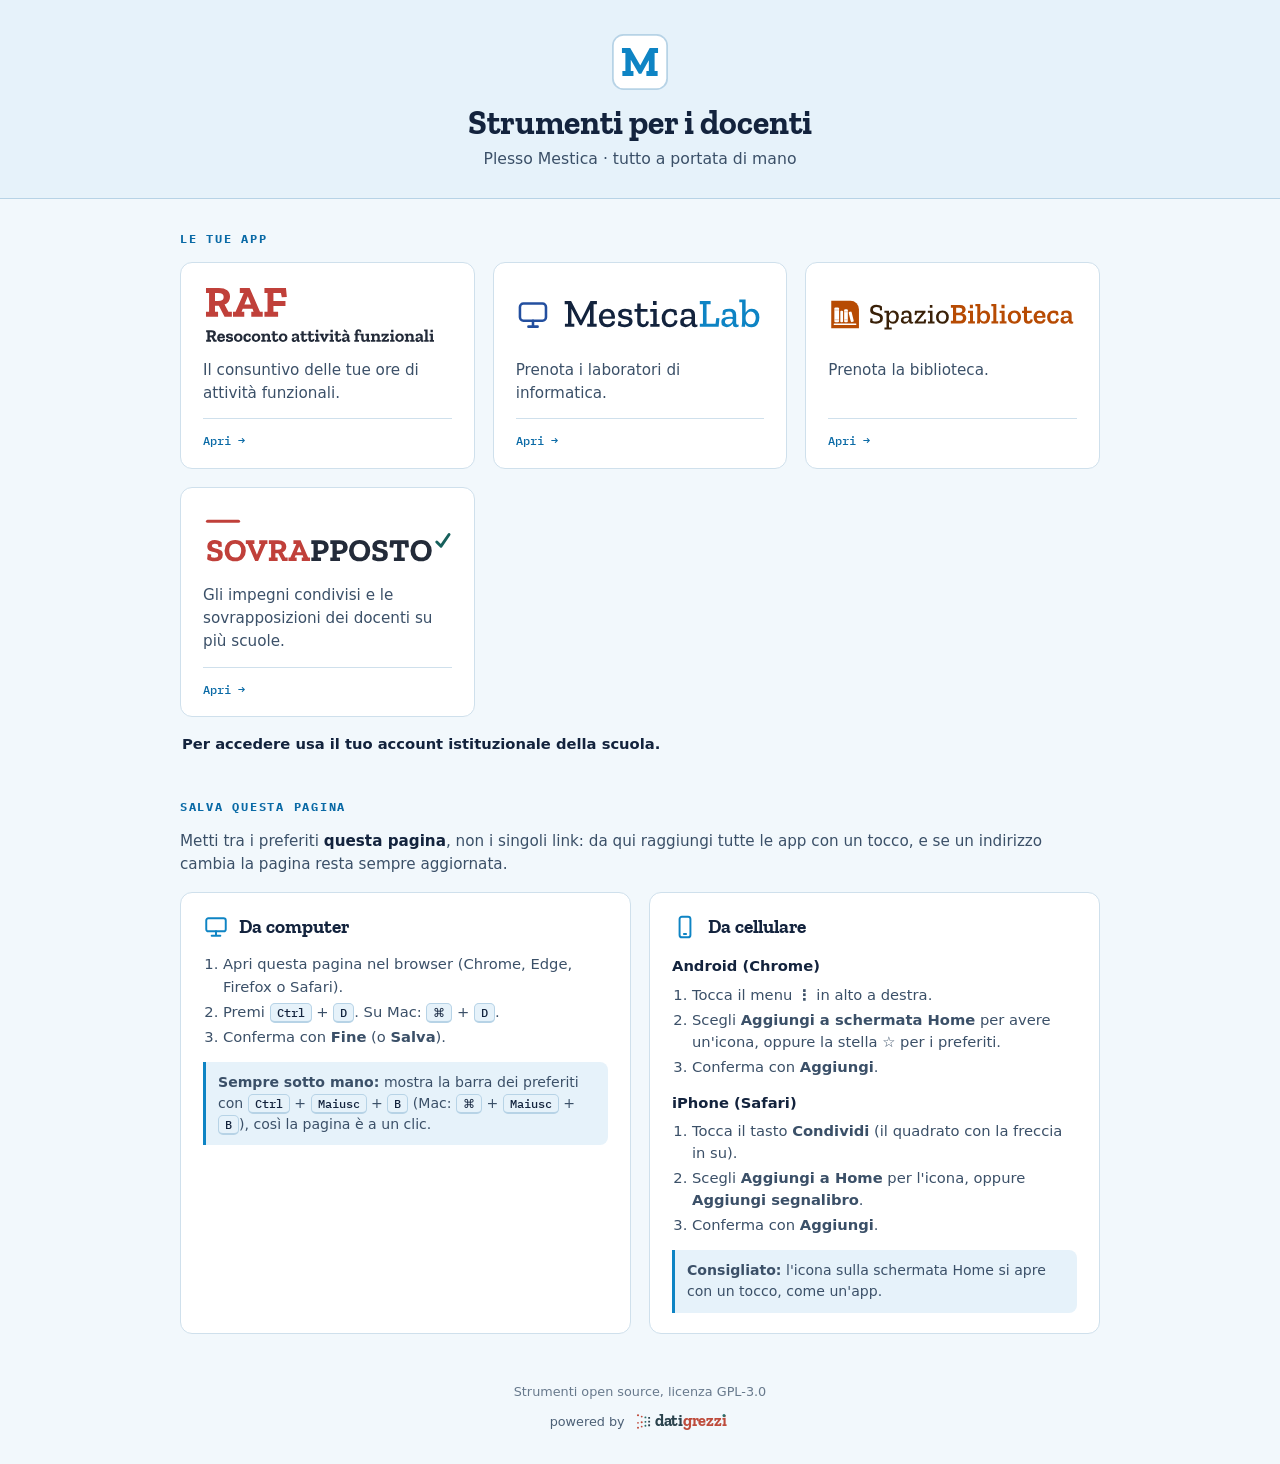
<file: docenti/index.html>
<!doctype html>
<html lang="it">
<head>
<meta charset="utf-8">
<meta name="robots" content="noindex, nofollow">
<meta name="viewport" content="width=device-width, initial-scale=1">
<meta name="theme-color" content="#E6F2FA">
<title>Strumenti per i docenti · plesso Mestica</title>
<link rel="icon" href="icona/favicon.svg" type="image/svg+xml">
<link rel="icon" href="icona/favicon-32.png" sizes="32x32" type="image/png">
<link rel="apple-touch-icon" href="icona/icona-180.png">
<meta name="apple-mobile-web-app-title" content="Strumenti Mestica">
<style>
@font-face{font-family:'Zilla Slab';font-style:normal;font-weight:700;font-display:block;
  src:url('../caratteri/ZillaSlab-Bold.woff2') format('woff2')}
@font-face{font-family:'IBM Plex Mono';font-style:normal;font-weight:700;font-display:block;
  src:url('../caratteri/IBMPlexMono-Bold.woff2') format('woff2')}
@font-face{font-family:'IBM Plex Mono';font-style:normal;font-weight:500;font-display:block;
  src:url('../caratteri/IBMPlexMono-Medium.woff2') format('woff2')}

:root{
  --inchiostro:#13233D;      /* blu notte: testi e titoli */
  --azzurro:#0E84C4;         /* azzurro della scuola: accenti */
  --azzurro-scuro:#0A6AA6;   /* azzurro per testi piccoli (contrasto 5,8:1) */
  --tinta:#E6F2FA;           /* azzurro chiaro: intestazione, riquadri */
  --fondo:#F2F8FC;           /* sfondo della pagina */
  --carta:#FFFFFF;
  --linea:#CFE0EC;
  --linea-forte:#B7D3E6;
  --testo2:#3B5068;
}
*{box-sizing:border-box}
body{
  margin:0;background:var(--fondo);color:var(--inchiostro);
  font-family:system-ui,-apple-system,"Segoe UI",Roboto,sans-serif;
  min-height:100vh;line-height:1.5;
}

/* ---------------- intestazione ---------------- */
header{
  padding:34px 20px 28px;text-align:center;
  background:var(--tinta);border-bottom:1px solid var(--linea-forte);
}
header .badge{display:block;width:56px;height:56px;margin:0 auto 14px}
header h1{
  margin:0 0 4px;font-family:'Zilla Slab',Georgia,serif;font-weight:700;
  font-size:clamp(1.55rem,5vw,2.1rem);line-height:1.15;
}
header p{margin:0;color:var(--testo2);font-size:.98rem}

main{max-width:960px;margin:0 auto;padding:30px 20px 24px}
h2.sezione{
  margin:0 0 14px;font-family:'IBM Plex Mono',ui-monospace,monospace;font-weight:700;
  font-size:.78rem;letter-spacing:.14em;text-transform:uppercase;color:var(--azzurro-scuro);
}

/* ---------------- schede ---------------- */
.grid{display:grid;gap:18px;grid-template-columns:repeat(auto-fit,minmax(270px,1fr))}
.card{
  display:flex;flex-direction:column;gap:14px;padding:22px 22px 18px;
  background:var(--carta);border:1px solid var(--linea);border-radius:12px;
  text-decoration:none;color:inherit;
  transition:transform .12s ease,box-shadow .12s ease,border-color .12s ease;
}
.card:hover,.card:focus-visible{
  transform:translateY(-2px);box-shadow:0 8px 22px rgba(14,132,196,.16);
  border-color:var(--azzurro);outline:none;
}
.card .logo-box{height:60px;display:flex;align-items:center}
.card .logo-box img{display:block;height:100%;width:auto;max-width:100%;object-fit:contain;object-position:left center}
.card p{margin:0;font-size:.95rem;color:var(--testo2)}
.card .piede{
  margin-top:auto;padding-top:12px;border-top:1px solid var(--linea);
  font-family:'IBM Plex Mono',ui-monospace,monospace;font-weight:500;font-size:.78rem;color:var(--azzurro-scuro);
}
.sr{position:absolute;width:1px;height:1px;overflow:hidden;clip:rect(0 0 0 0);white-space:nowrap}
.nota{margin:16px 2px 0;font-size:.92rem;font-weight:700;color:var(--inchiostro)}

/* ---------------- guida ---------------- */
.guida{max-width:960px;margin:0 auto;padding:18px 20px 48px}
.guida .intro{margin:0 0 16px;font-size:.95rem;color:var(--testo2)}
.guida .intro strong{color:var(--inchiostro)}
.passi{display:grid;gap:18px;grid-template-columns:repeat(auto-fit,minmax(300px,1fr))}
.blocco{background:var(--carta);border:1px solid var(--linea);border-radius:12px;padding:20px 22px}
.blocco h3{
  margin:0 0 12px;display:flex;align-items:center;gap:10px;
  font-family:'Zilla Slab',Georgia,serif;font-weight:700;font-size:1.2rem;
}
.blocco h3 svg{width:26px;height:26px;flex:0 0 auto;stroke:var(--azzurro);fill:none;stroke-width:1.8;stroke-linecap:round;stroke-linejoin:round}
.blocco h4{margin:14px 0 6px;font-size:.92rem;font-weight:600}
.blocco ol{margin:0;padding-left:1.25rem;font-size:.92rem;color:var(--testo2)}
.blocco li{margin:3px 0}
kbd{
  font-family:'IBM Plex Mono',ui-monospace,monospace;font-size:.82em;font-weight:500;
  background:var(--tinta);border:1px solid var(--linea-forte);border-bottom-width:2px;
  border-radius:5px;padding:1px 6px;white-space:nowrap;color:var(--inchiostro);
}
.consiglio{
  margin-top:14px;padding:10px 12px;border-left:3px solid var(--azzurro);
  background:var(--tinta);border-radius:0 8px 8px 0;font-size:.88rem;color:var(--testo2);
}
footer{text-align:center;font-size:.8rem;color:var(--testo2);padding:0 20px 28px}
footer p{margin:0}
footer .licenza{opacity:.75}
footer .powered{
  margin-top:6px;display:flex;justify-content:center;align-items:center;gap:6px;opacity:.9;
}
/* logo datigrezzi in miniatura: simbolo + scritta */
a.dg-mini{
  display:inline-flex;align-items:center;gap:3px;padding:6px 4px;text-decoration:none;
  font-family:'Zilla Slab',Georgia,serif;font-weight:700;font-size:1.02rem;line-height:1;
  letter-spacing:-.015em;color:#16303B;border-radius:6px;
}
a.dg-mini:hover,a.dg-mini:focus-visible{outline:2px solid var(--azzurro);outline-offset:1px}
a.dg-mini svg{width:1.05em;height:1.05em;flex:0 0 auto}
a.dg-mini b{font-weight:700;color:#B93A28}
a.dg-mini .i{position:relative;display:inline-block}
a.dg-mini .i::after{
  content:"";position:absolute;left:50%;top:.055em;transform:translateX(-50%);
  width:.185em;height:.185em;border-radius:50%;background:#17605C;
}
</style>
</head>
<body>

<header>
  <svg class="badge" viewBox="0 0 64 64" aria-hidden="true">
    <rect x="1" y="1" width="62" height="62" rx="12.2" fill="#ffffff" stroke="#B7D3E6" stroke-width="2"/>
    <path fill="#0E84C4" d="M52.63 21.61H48.69V42.39H52.14V48H39.29V42.39H42.09V30.18H41.9L33.48 45.39H30.72L21.66 29.59H21.46V42.39H24.52V48H11.86V42.39H15.31V21.61H11.37V16H20.82L32.2 35.84H32.39L43.08 16H52.63Z"/>
  </svg>
  <h1>Strumenti per i docenti</h1>
  <p>Plesso Mestica · tutto a portata di mano</p>
</header>

<main>
  <h2 class="sezione">Le tue app</h2>
  <div class="grid">

    <a class="card" href="https://script.google.com/a/macros/civitanovatacito.edu.it/s/AKfycbzck3zW3tcdQAVMyAcHsiUd99QmPD8uBvnVWBk5ZgCfgjfVQZj8o0rZRcfE67-6ehUCDg/exec">
      <div class="logo-box"><img src="loghi/raf-compatto.svg" alt=""></div>
      <h3 class="sr">RAF, Resoconto attività funzionali</h3>
      <p>Il consuntivo delle tue ore di attività funzionali.</p>
      <div class="piede">Apri →</div>
    </a>

    <a class="card" href="https://script.google.com/a/macros/civitanovatacito.edu.it/s/AKfycbxZ5pQqh17LT0UlhHOq4HK1jZtiwKXuyDypfF5aSioXFX48-9N4mPkKIsAboJpjZyGr/exec">
      <div class="logo-box"><img src="loghi/mesticalab.svg" alt=""></div>
      <h3 class="sr">MesticaLab</h3>
      <p>Prenota i laboratori di informatica.</p>
      <div class="piede">Apri →</div>
    </a>

    <a class="card" href="https://script.google.com/a/macros/civitanovatacito.edu.it/s/AKfycbzupYsawGlONv2rPlIoyhfqy7kzIOzCD-0cu6PLFtgdSHEeYN202KBbciBss55mQ2BeGw/exec">
      <div class="logo-box"><img src="loghi/spaziobiblioteca.svg" alt=""></div>
      <h3 class="sr">SpazioBiblioteca</h3>
      <p>Prenota la biblioteca.</p>
      <div class="piede">Apri →</div>
    </a>

    <a class="card" href="https://script.google.com/a/macros/civitanovatacito.edu.it/s/AKfycbxZhHCiYk38do3SqCY9JF1W46MWYx0U2BbNB76utwCyPFIoQKACbbmxhEeDwqE9lGqAWg/exec">
      <div class="logo-box"><img src="loghi/sovrapposto-compatto.svg" alt=""></div>
      <h3 class="sr">Sovrapposto</h3>
      <p>Gli impegni condivisi e le sovrapposizioni dei docenti su più scuole.</p>
      <div class="piede">Apri →</div>
    </a>

  </div>
  <p class="nota">Per accedere usa il tuo account istituzionale della scuola.</p>
</main>

<section class="guida" aria-labelledby="titolo-guida">
  <h2 class="sezione" id="titolo-guida">Salva questa pagina</h2>
  <p class="intro">Metti tra i preferiti <strong>questa pagina</strong>, non i singoli link: da qui raggiungi tutte le app con un tocco, e se un indirizzo cambia la pagina resta sempre aggiornata.</p>

  <div class="passi">

    <div class="blocco">
      <h3>
        <svg viewBox="0 0 24 24" aria-hidden="true"><rect x="3" y="4" width="18" height="12" rx="2"/><path d="M12 16v4M8 20h8"/></svg>
        Da computer
      </h3>
      <ol>
        <li>Apri questa pagina nel browser (Chrome, Edge, Firefox o Safari).</li>
        <li>Premi <kbd>Ctrl</kbd> + <kbd>D</kbd>. Su Mac: <kbd>⌘</kbd> + <kbd>D</kbd>.</li>
        <li>Conferma con <strong>Fine</strong> (o <strong>Salva</strong>).</li>
      </ol>
      <div class="consiglio"><strong>Sempre sotto mano:</strong> mostra la barra dei preferiti con <kbd>Ctrl</kbd> + <kbd>Maiusc</kbd> + <kbd>B</kbd> (Mac: <kbd>⌘</kbd> + <kbd>Maiusc</kbd> + <kbd>B</kbd>), così la pagina è a un clic.</div>
    </div>

    <div class="blocco">
      <h3>
        <svg viewBox="0 0 24 24" aria-hidden="true"><rect x="7" y="2.5" width="10" height="19" rx="2.2"/><path d="M11 18.5h2"/></svg>
        Da cellulare
      </h3>
      <h4>Android (Chrome)</h4>
      <ol>
        <li>Tocca il menu <strong>⋮</strong> in alto a destra.</li>
        <li>Scegli <strong>Aggiungi a schermata Home</strong> per avere un'icona, oppure la stella ☆ per i preferiti.</li>
        <li>Conferma con <strong>Aggiungi</strong>.</li>
      </ol>
      <h4>iPhone (Safari)</h4>
      <ol>
        <li>Tocca il tasto <strong>Condividi</strong> (il quadrato con la freccia in su).</li>
        <li>Scegli <strong>Aggiungi a Home</strong> per l'icona, oppure <strong>Aggiungi segnalibro</strong>.</li>
        <li>Conferma con <strong>Aggiungi</strong>.</li>
      </ol>
      <div class="consiglio"><strong>Consigliato:</strong> l'icona sulla schermata Home si apre con un tocco, come un'app.</div>
    </div>

  </div>
</section>

<footer>
  <p class="licenza">Strumenti open source, licenza GPL-3.0</p>
  <p class="powered">
    <span>powered by</span>
    <a class="dg-mini" href="https://datigrezzi.it/" target="_blank" rel="noopener" aria-label="Datigrezzi, sito ufficiale">
      <svg viewBox="0 0 120 120" aria-hidden="true">
        <circle cx="21" cy="16" r="7.6" fill="#B93A28"/>
        <circle cx="21" cy="69" r="6" fill="#B93A28"/>
        <circle cx="21" cy="104" r="7.1" fill="#B93A28"/>
        <circle cx="47" cy="25" r="6.4" fill="#B93A28"/>
        <circle cx="47" cy="65" r="7.1" fill="#B93A28"/>
        <circle cx="47" cy="95" r="6.2" fill="#B93A28"/>
        <rect x="66.5" y="24.5" width="13" height="13" rx="5" fill="#17605C"/>
        <rect x="66.5" y="55.5" width="13" height="13" rx="5" fill="#17605C"/>
        <rect x="66.5" y="82.5" width="13" height="13" rx="5" fill="#17605C"/>
        <rect x="92.5" y="27.5" width="13" height="13" rx="2" fill="#16303B"/>
        <rect x="92.5" y="53.5" width="13" height="13" rx="2" fill="#16303B"/>
        <rect x="92.5" y="79.5" width="13" height="13" rx="2" fill="#16303B"/>
      </svg>
      <span>dati<b>grezz<span class="i">i</span></b></span>
    </a>
  </p>
</footer>

</body>
</html>
</file>
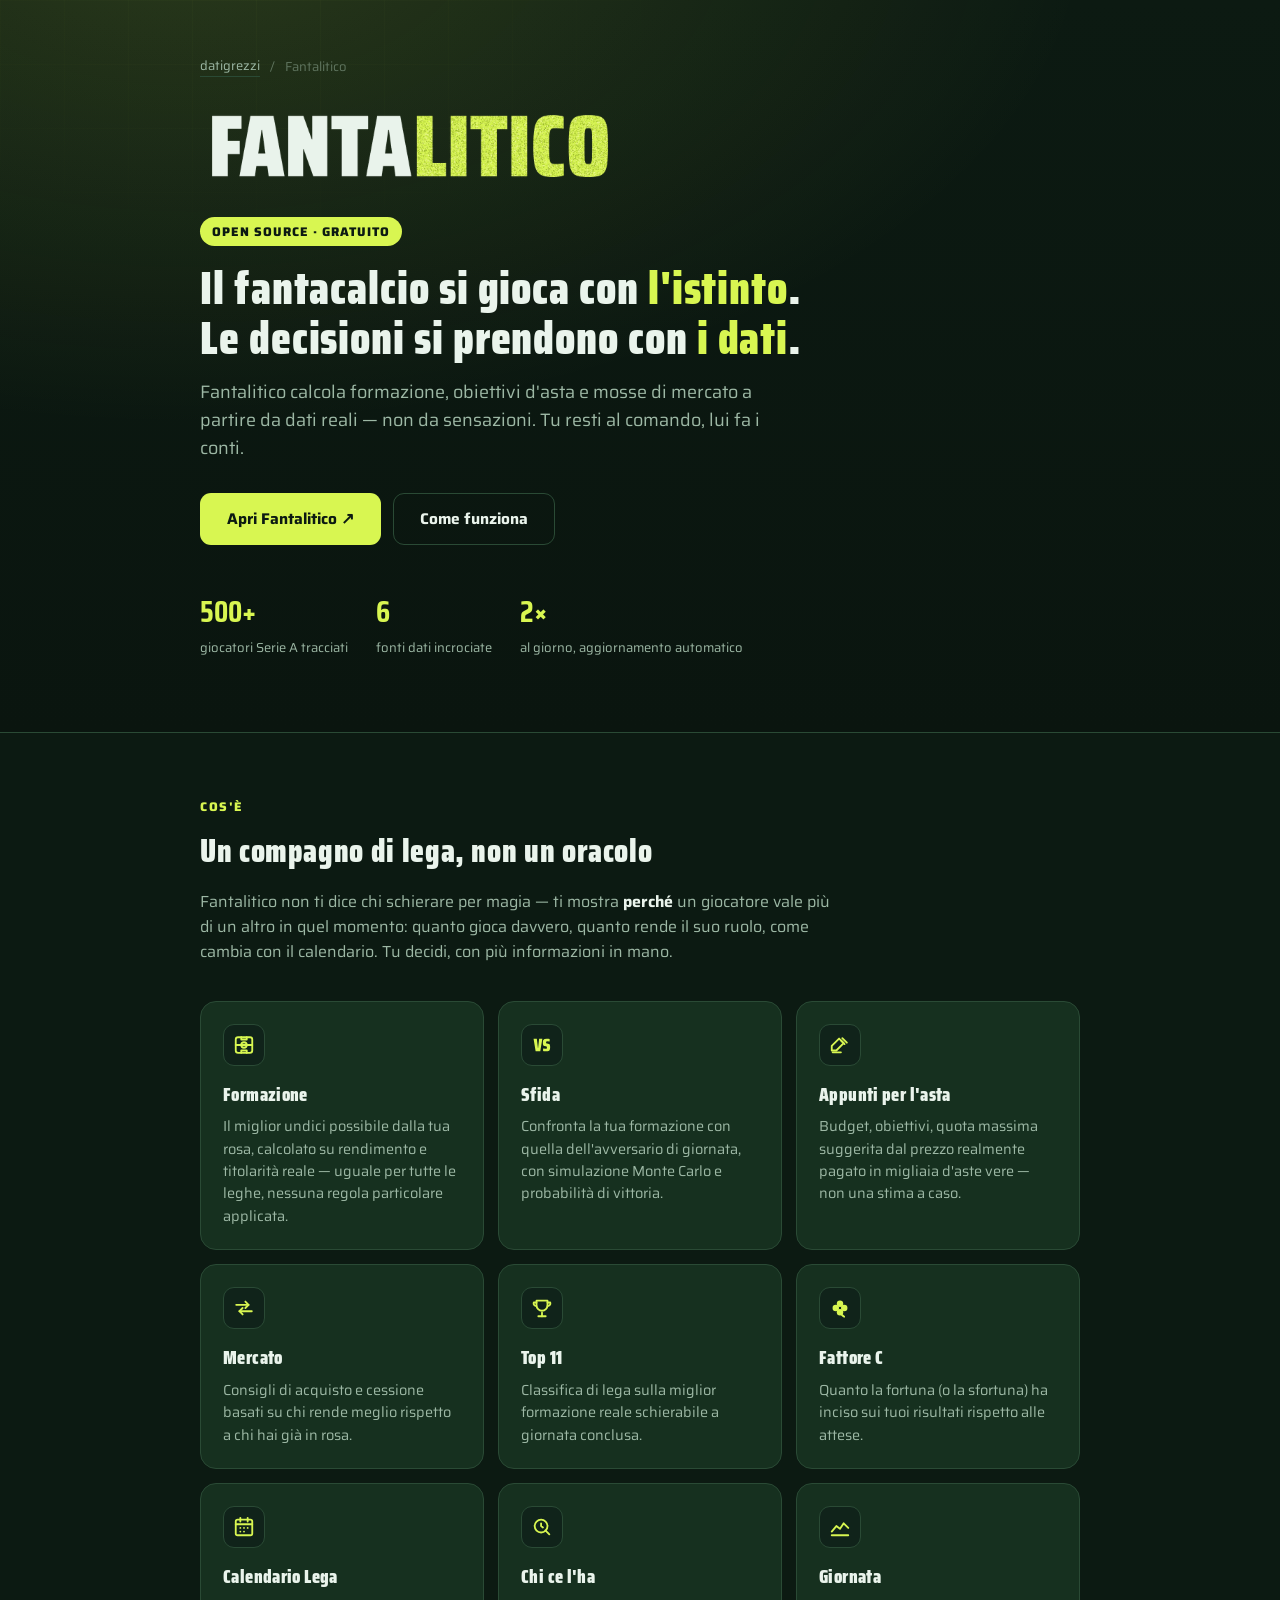
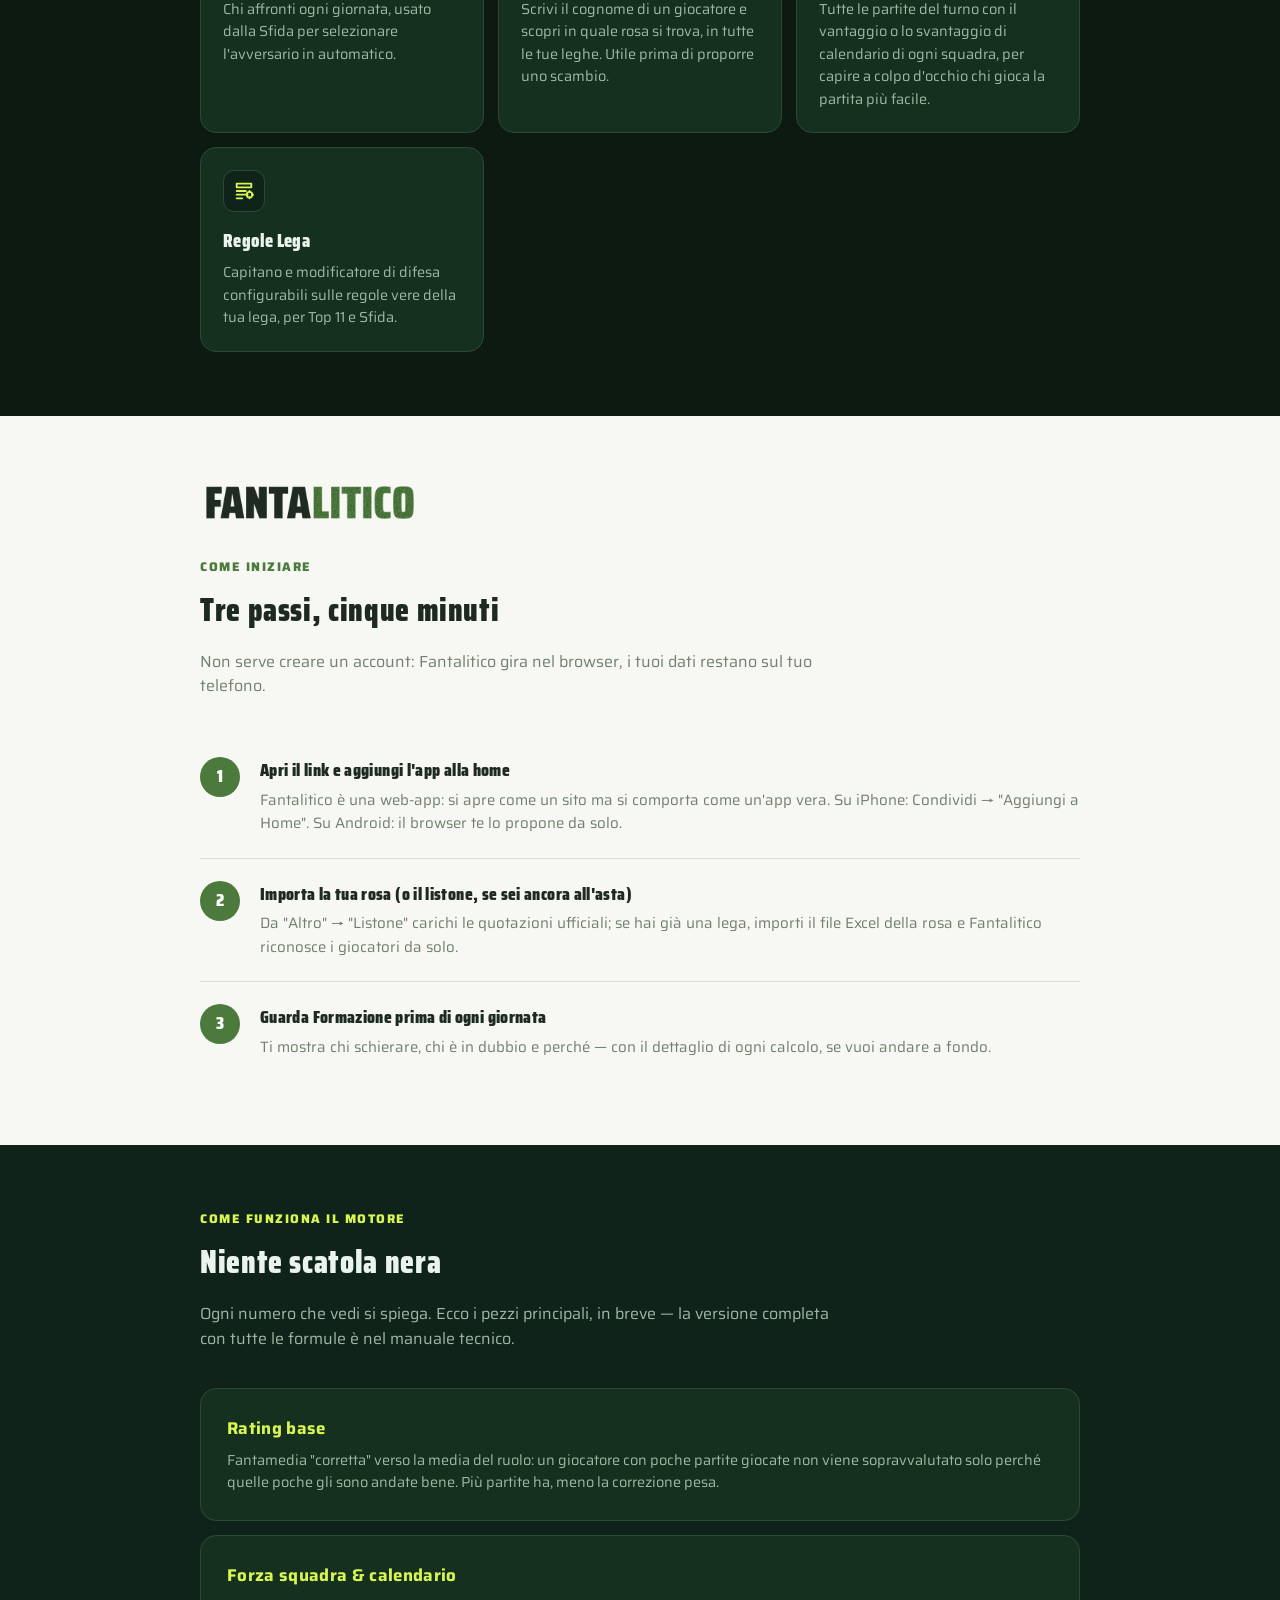
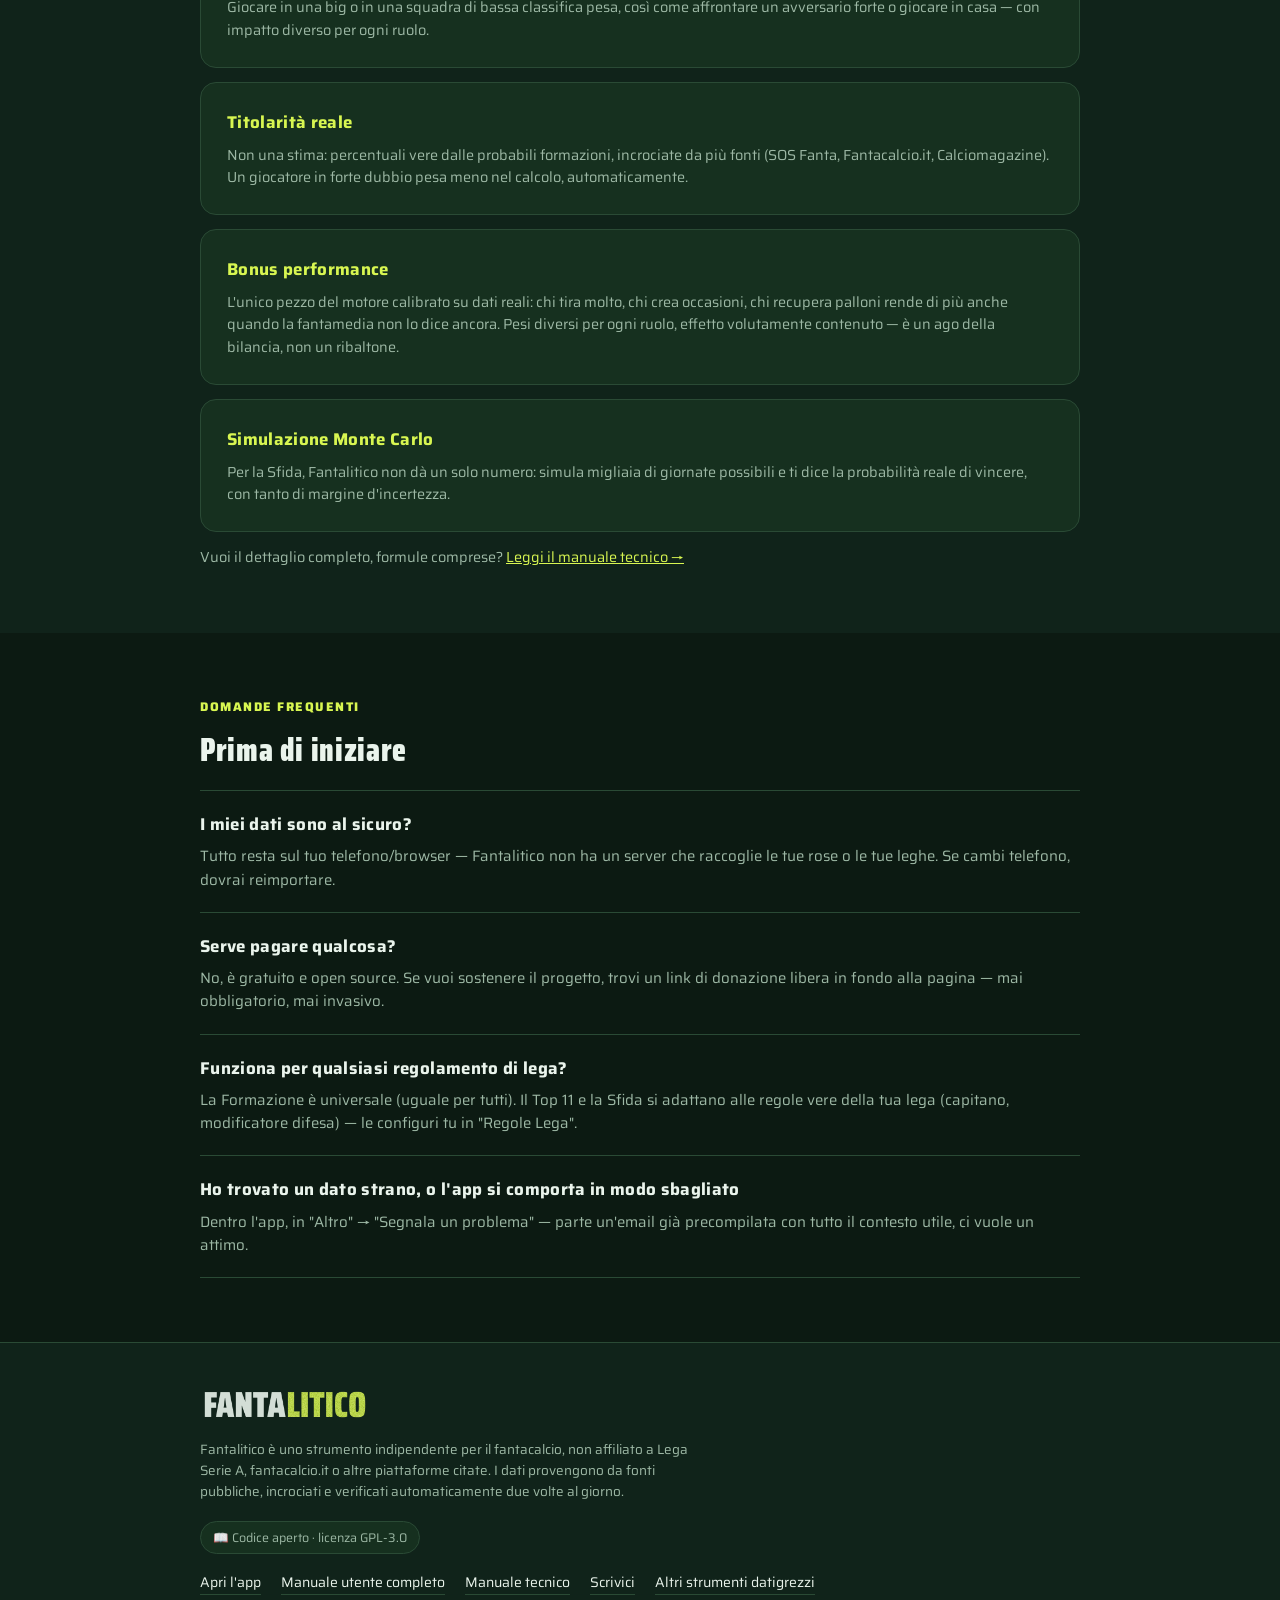
<file: fantalitico/index.html>
<!DOCTYPE html>
<html lang="it">
<head>
<meta charset="UTF-8">
<meta name="viewport" content="width=device-width, initial-scale=1">
<title>Fantalitico — l'assistente open source per il fantacalcio</title>
<meta name="description" content="Guida completa a Fantalitico: l'assistente open source per il fantacalcio. Formazione, asta, mercato, sfide di lega — spiegato passo passo.">
<link rel="canonical" href="https://datigrezzi.it/fantalitico/">
<meta name="theme-color" content="#0C1A12">
<meta name="robots" content="index, follow, max-image-preview:large">

<link rel="icon" href="../marchio/favicon.svg" type="image/svg+xml">
<link rel="icon" href="../marchio/favicon-32.png" sizes="32x32" type="image/png">
<link rel="apple-touch-icon" href="../marchio/icona-180.png">

<meta property="og:type" content="website">
<meta property="og:site_name" content="Fantalitico · datigrezzi">
<meta property="og:locale" content="it_IT">
<meta property="og:url" content="https://datigrezzi.it/fantalitico/">
<meta property="og:title" content="Fantalitico — l'assistente open source per il fantacalcio">
<meta property="og:description" content="Formazione, obiettivi d'asta e mosse di mercato calcolati su dati reali. Gratuito, senza account, i tuoi dati restano sul tuo telefono.">
<meta property="og:image" content="https://datigrezzi.it/fantalitico/anteprima.png">
<meta property="og:image:width" content="1200">
<meta property="og:image:height" content="630">
<meta property="og:image:alt" content="Fantalitico">
<meta name="twitter:card" content="summary_large_image">
<meta name="twitter:title" content="Fantalitico — l'assistente open source per il fantacalcio">
<meta name="twitter:description" content="Formazione, asta e mercato calcolati su dati reali. Gratuito e senza account.">
<meta name="twitter:image" content="https://datigrezzi.it/fantalitico/anteprima.png">

<link rel="stylesheet" href="caratteri.css">
<style>
:root {
  --bg:#0C1A12; --bg2:#10231A; --card:#16301F; --cardhi:#1C3B27;
  --line:#2A4A35; --chalk:#EAF4EC; --dim:#9DB8A5;
  --fluo:#D8F651; --amber:#FFC24B; --red:#FF6B6B; --cyan:#6BD5E1;
  --bgL:#F7F8F3; --cardL:#FFFFFF; --lineL:#DBE0D2; --chalkL:#1E2A20; --dimL:#71806E; --fluoL:#4C7A3D;
}
* { box-sizing:border-box; margin:0; padding:0; }
body { font-family:'Saira', system-ui, sans-serif; background:var(--bg); color:var(--chalk); line-height:1.55; }
h1, h2, h3 { font-family:'Saira Condensed', sans-serif; letter-spacing:.02em; font-weight:900; }
img { max-width:100%; display:block; }
.wrap { max-width:920px; margin:0 auto; padding:0 20px; }
a { color:var(--fluo); }

.hero {
  background: radial-gradient(ellipse 900px 500px at 15% -10%, rgba(216,246,81,.14), transparent),
    linear-gradient(180deg, var(--bg) 0%, #0A150F 100%);
  padding:56px 0 72px; position:relative; overflow:hidden; border-bottom:1px solid var(--line);
}
.hero::before {
  content:""; position:absolute; inset:0; pointer-events:none; opacity:.5;
  background-image: linear-gradient(rgba(216,246,81,.05) 1px, transparent 1px),
    linear-gradient(90deg, rgba(216,246,81,.05) 1px, transparent 1px);
  background-size:64px 64px;
  mask-image:radial-gradient(ellipse 700px 400px at 20% 0%, black, transparent 70%);
}
.hero-inner { position:relative; z-index:1; }
.hero img.logo { width:min(420px, 78vw); margin-bottom:28px; }
.hero .kicker {
  display:inline-block; background:var(--fluo); color:var(--bg); font-weight:800;
  font-size:12.5px; letter-spacing:.08em; text-transform:uppercase; padding:5px 12px;
  border-radius:99px; margin-bottom:18px;
}
.hero h1 { font-size:clamp(30px, 5.2vw, 46px); line-height:1.08; max-width:620px; color:var(--chalk); }
.hero h1 span { color:var(--fluo); }
.hero p.lead { font-size:18px; color:var(--dim); max-width:560px; margin-top:16px; }
.hero .ctas { display:flex; gap:12px; margin-top:30px; flex-wrap:wrap; }
.btn {
  display:inline-block; font-family:'Saira'; font-weight:700; font-size:15.5px;
  padding:13px 26px; border-radius:11px; text-decoration:none; border:1px solid transparent;
  transition:transform .15s ease;
}
.btn:hover { transform:translateY(-2px); }
.btn-primary { background:var(--fluo); color:var(--bg); }
.btn-ghost { background:transparent; color:var(--chalk); border-color:var(--line); }
.hero .stats { display:flex; gap:28px; margin-top:44px; flex-wrap:wrap; }
.hero .stat b { font-family:'Saira Condensed'; font-size:30px; color:var(--fluo); display:block; }
.hero .stat span { font-size:13px; color:var(--dim); }

section { padding:64px 0; }
section.alt { background:var(--bg2); }
.eyebrow { color:var(--fluo); font-weight:800; font-size:12.5px; letter-spacing:.12em; text-transform:uppercase; margin-bottom:10px; }
h2 { font-size:clamp(24px, 3.4vw, 32px); margin-bottom:14px; }
p.sub { color:var(--dim); font-size:16px; max-width:640px; margin-bottom:36px; }

.grid { display:grid; grid-template-columns:repeat(auto-fit, minmax(240px, 1fr)); gap:14px; }
.feat { background:var(--card); border:1px solid var(--line); border-radius:16px; padding:22px; }
.feat .ic {
  width:42px; height:42px; border-radius:11px; background:var(--bg2); border:1px solid var(--line);
  display:flex; align-items:center; justify-content:center; margin-bottom:14px; color:var(--fluo);
}
.feat .ic svg { width:22px; height:22px; }
.feat h3 { font-size:19px; margin-bottom:6px; color:var(--chalk); }
.feat p { color:var(--dim); font-size:14.5px; }

.steps-section { background:var(--bgL); color:var(--chalkL); }
.steps-section .eyebrow { color:var(--fluoL); }
.steps-section h2 { color:var(--chalkL); }
.steps-section p.sub { color:var(--dimL); }
.steps { counter-reset:step; display:flex; flex-direction:column; gap:0; }
.step { display:flex; gap:20px; padding:22px 0; border-bottom:1px solid var(--lineL); }
.step:last-child { border-bottom:none; }
.step .num {
  counter-increment:step; flex-shrink:0; width:40px; height:40px; border-radius:50%;
  background:var(--fluoL); color:#fff; font-family:'Saira Condensed'; font-weight:900; font-size:18px;
  display:flex; align-items:center; justify-content:center;
}
.step .num::before { content:counter(step); }
.step h3 { font-size:18px; color:var(--chalkL); margin-bottom:4px; }
.step p { color:var(--dimL); font-size:15px; }
.steps-section img.logo-light { width:220px; margin-bottom:32px; }

.metodo-card { background:var(--card); border:1px solid var(--line); border-radius:16px; padding:26px; margin-bottom:14px; }
.metodo-card h3 { color:var(--fluo); font-size:17px; margin-bottom:8px; font-family:'Saira'; font-weight:700; }
.metodo-card p { color:var(--dim); font-size:14.5px; }

.faq { border-top:1px solid var(--line); }
.faq-item { border-bottom:1px solid var(--line); padding:20px 0; }
.faq-item h3 { font-size:17px; margin-bottom:8px; color:var(--chalk); font-family:'Saira'; font-weight:700; }
.faq-item p { color:var(--dim); font-size:15px; }

footer { background:var(--bg2); border-top:1px solid var(--line); padding:44px 0 30px; }
footer img.logo { width:170px; margin-bottom:18px; opacity:.9; }
footer p { color:var(--dim); font-size:13.5px; max-width:520px; }
footer .foot-links { display:flex; gap:20px; margin-top:18px; flex-wrap:wrap; }
footer .foot-links a { color:var(--chalk); font-size:14px; text-decoration:none; border-bottom:1px solid var(--line); }
.badge-oss {
  display:inline-flex; align-items:center; gap:6px; background:var(--card); border:1px solid var(--line);
  padding:6px 12px; border-radius:99px; font-size:12.5px; color:var(--dim); margin-top:18px;
}

/* le immagini hanno width/height nell'HTML per non far saltare la pagina
   durante il caricamento: qui l'altezza torna proporzionale */
.hero img.logo, footer img.logo, .steps-section img.logo-light { height:auto; }

/* navigazione in cima */
.briciole { display:flex; flex-wrap:wrap; gap:10px; align-items:center;
  font-size:13px; color:var(--dim); margin-bottom:26px; }
.briciole a { color:var(--dim); text-decoration:none; border-bottom:1px solid var(--line); }
.briciole a:hover { color:var(--fluo); }
.briciole span { opacity:.5; }

/* accessibilità: bersaglio visibile da tastiera e salto al contenuto */
a:focus-visible { outline:2px solid var(--fluo); outline-offset:3px; border-radius:4px; }
.salta { position:absolute; left:-9999px; }
.salta:focus { position:fixed; left:12px; top:12px; z-index:9; background:var(--fluo);
  color:var(--bg); padding:10px 16px; border-radius:8px; font-weight:700; text-decoration:none; }
footer .foot-links a:hover { color:var(--fluo); border-bottom-color:var(--fluo); }

@media (prefers-reduced-motion:reduce) {
  .btn, .btn:hover { transition:none; transform:none; }
}

@media (max-width:640px) {
  .hero { padding:40px 0 52px; }
  section { padding:44px 0; }
  .step { gap:14px; }
}
</style>
</head>
<body>

<a class="salta" href="#contenuto">Vai al contenuto</a>

<header class="hero">
  <div class="wrap hero-inner">
    <nav class="briciole" aria-label="Percorso">
      <a href="https://datigrezzi.it/">datigrezzi</a><span>/</span>
      <span>Fantalitico</span>
    </nav>
    <img class="logo" src="../loghi/fantalitico-chiaro.png" width="1200" height="244" alt="Fantalitico">
    <span class="kicker">Open source · gratuito</span>
    <h1>Il fantacalcio si gioca con <span>l'istinto</span>.<br>Le decisioni si prendono con <span>i dati</span>.</h1>
    <p class="lead">Fantalitico calcola formazione, obiettivi d'asta e mosse di mercato a partire da dati reali — non da sensazioni. Tu resti al comando, lui fa i conti.</p>
    <div class="ctas">
      <a class="btn btn-primary" href="https://fantalitico.datigrezzi.it/">Apri Fantalitico ↗</a>
      <a class="btn btn-ghost" href="#come-iniziare">Come funziona</a>
    </div>
    <div class="stats">
      <div class="stat"><b>500+</b><span>giocatori Serie A tracciati</span></div>
      <div class="stat"><b>6</b><span>fonti dati incrociate</span></div>
      <div class="stat"><b>2×</b><span>al giorno, aggiornamento automatico</span></div>
    </div>
  </div>
</header>

<section id="contenuto">
  <div class="wrap">
    <div class="eyebrow">Cos'è</div>
    <h2>Un compagno di lega, non un oracolo</h2>
    <p class="sub">Fantalitico non ti dice chi schierare per magia — ti mostra <b style="color:var(--chalk)">perché</b> un giocatore vale più di un altro in quel momento: quanto gioca davvero, quanto rende il suo ruolo, come cambia con il calendario. Tu decidi, con più informazioni in mano.</p>
    <div class="grid">
      <div class="feat">
        <div class="ic"><svg viewBox="0 0 24 24" fill="none" stroke="currentColor" stroke-width="2" stroke-linecap="round" stroke-linejoin="round"><rect x="3" y="3.5" width="18" height="17" rx="2.5"/><path d="M3 12 H21"/><circle cx="12" cy="12" r="3"/><path d="M9 3.5 V6 H15 V3.5 M9 20.5 V18 H15 V20.5"/></svg></div>
        <h3>Formazione</h3>
        <p>Il miglior undici possibile dalla tua rosa, calcolato su rendimento e titolarità reale — uguale per tutte le leghe, nessuna regola particolare applicata.</p>
      </div>
      <div class="feat">
        <div class="ic"><svg viewBox="0 0 24 24" fill="none"><g transform="translate(2.70,18.75) scale(0.0196,-0.0196)" fill="currentColor"><path d="M120 0 5 688H187L247 184H258L315 688H494L379 0Z"/><path transform="translate(499,0)" d="M36 11V147Q129 140 173 140Q204 140 218 142Q232 144 238 151Q244 157 246 168Q248 179 248 199Q248 229 244 241Q240 254 228 260Q216 266 185 271L100 287Q58 295 40 344Q23 394 23 484Q23 572 49 618Q76 665 121 680Q167 696 236 696Q288 696 332 690Q376 684 401 678V541Q341 548 278 548Q249 548 235 546Q222 545 215 539Q208 533 205 522Q203 511 203 490Q203 466 205 455Q208 444 216 439Q224 434 243 430L316 416Q350 409 373 394Q397 379 412 341Q428 297 428 223Q428 122 402 72Q377 22 335 7Q293 -8 225 -8Q179 -8 126 -2Q73 3 36 11Z"/></g></svg></div>
        <h3>Sfida</h3>
        <p>Confronta la tua formazione con quella dell'avversario di giornata, con simulazione Monte Carlo e probabilità di vittoria.</p>
      </div>
      <div class="feat">
        <div class="ic"><svg viewBox="0 0 24 24" fill="none" stroke="currentColor" stroke-width="2" stroke-linecap="round" stroke-linejoin="round"><path d="M4 20h9"/><path d="M14.5 4.5l5 5"/><path d="M3 13l8-8 5 5-8 8H3z"/><path d="M13 7l4 4"/></svg></div>
        <h3>Appunti per l'asta</h3>
        <p>Budget, obiettivi, quota massima suggerita dal prezzo realmente pagato in migliaia d'aste vere — non una stima a caso.</p>
      </div>
      <div class="feat">
        <div class="ic"><svg viewBox="0 0 24 24" fill="none" stroke="currentColor" stroke-width="2" stroke-linecap="round" stroke-linejoin="round"><path d="M3.5 8.5 H17"/><path d="M13.5 5 L17 8.5 L13.5 12"/><path d="M20.5 15.5 H7"/><path d="M10.5 12 L7 15.5 L10.5 19"/></svg></div>
        <h3>Mercato</h3>
        <p>Consigli di acquisto e cessione basati su chi rende meglio rispetto a chi hai già in rosa.</p>
      </div>
      <div class="feat">
        <div class="ic"><svg viewBox="0 0 24 24" fill="none" stroke="currentColor" stroke-width="2" stroke-linecap="round" stroke-linejoin="round"><path d="M8 21h8"/><path d="M12 17v4"/><path d="M6 4h12v5a6 6 0 0 1-12 0V4z"/><path d="M6 6H3a3 3 0 0 0 3 4"/><path d="M18 6h3a3 3 0 0 1-3 4"/></svg></div>
        <h3>Top 11</h3>
        <p>Classifica di lega sulla miglior formazione reale schierabile a giornata conclusa.</p>
      </div>
      <div class="feat">
        <div class="ic"><svg viewBox="0 0 24 24" fill="none" stroke="currentColor" stroke-width="2" stroke-linecap="round" stroke-linejoin="round"><circle cx="12" cy="7.4" r="3.5" fill="currentColor" stroke="none"/><circle cx="16.6" cy="12" r="3.5" fill="currentColor" stroke="none"/><circle cx="12" cy="16.6" r="3.5" fill="currentColor" stroke="none"/><circle cx="7.4" cy="12" r="3.5" fill="currentColor" stroke="none"/><path d="M12.5 16 C13 19 14 20.5 16.5 21.5"/></svg></div>
        <h3>Fattore C</h3>
        <p>Quanto la fortuna (o la sfortuna) ha inciso sui tuoi risultati rispetto alle attese.</p>
      </div>
      <div class="feat">
        <div class="ic"><svg viewBox="0 0 24 24" fill="none" stroke="currentColor" stroke-width="2" stroke-linecap="round" stroke-linejoin="round"><rect x="3" y="4" width="18" height="17" rx="2"/><path d="M16 2v4M8 2v4M3 9h18"/><path d="M8 13h.01M12 13h.01M16 13h.01M8 17h.01M12 17h.01"/></svg></div>
        <h3>Calendario Lega</h3>
        <p>Chi affronti ogni giornata, usato dalla Sfida per selezionare l'avversario in automatico.</p>
      </div>
      <div class="feat">
        <div class="ic"><svg viewBox="0 0 24 24" fill="none" stroke="currentColor" stroke-width="2" stroke-linecap="round" stroke-linejoin="round"><circle cx="11" cy="11" r="7"/><path d="M20 20l-4.3-4.3"/><path d="M11 8v3l2 1.5"/></svg></div>
        <h3>Chi ce l'ha</h3>
        <p>Scrivi il cognome di un giocatore e scopri in quale rosa si trova, in tutte le tue leghe. Utile prima di proporre uno scambio.</p>
      </div>
      <div class="feat">
        <div class="ic"><svg viewBox="0 0 24 24" fill="none" stroke="currentColor" stroke-width="2" stroke-linecap="round" stroke-linejoin="round"><path d="M3 17l5-6 4 3 4-6 5 5"/><path d="M3 21h18"/></svg></div>
        <h3>Giornata</h3>
        <p>Tutte le partite del turno con il vantaggio o lo svantaggio di calendario di ogni squadra, per capire a colpo d'occhio chi gioca la partita più facile.</p>
      </div>
      <div class="feat">
        <div class="ic"><svg viewBox="0 0 24 24" fill="none" stroke="currentColor" stroke-width="2" stroke-linecap="round" stroke-linejoin="round"><path d="M4 4h16v4H4z"/><path d="M4 12h10"/><path d="M4 16h10"/><path d="M4 20h6"/><circle cx="18" cy="16" r="3"/><path d="M18 13v-1M18 20v-1M21 16h1M15 16h1"/></svg></div>
        <h3>Regole Lega</h3>
        <p>Capitano e modificatore di difesa configurabili sulle regole vere della tua lega, per Top 11 e Sfida.</p>
      </div>
    </div>
  </div>
</section>

<section id="come-iniziare" class="steps-section">
  <div class="wrap">
    <img class="logo-light" src="../loghi/fantalitico.png" width="1200" height="244" alt="Fantalitico">
    <div class="eyebrow">Come iniziare</div>
    <h2>Tre passi, cinque minuti</h2>
    <p class="sub">Non serve creare un account: Fantalitico gira nel browser, i tuoi dati restano sul tuo telefono.</p>
    <div class="steps">
      <div class="step">
        <div class="num"></div>
        <div>
          <h3>Apri il link e aggiungi l'app alla home</h3>
          <p>Fantalitico è una web-app: si apre come un sito ma si comporta come un'app vera. Su iPhone: Condividi → "Aggiungi a Home". Su Android: il browser te lo propone da solo.</p>
        </div>
      </div>
      <div class="step">
        <div class="num"></div>
        <div>
          <h3>Importa la tua rosa (o il listone, se sei ancora all'asta)</h3>
          <p>Da "Altro" → "Listone" carichi le quotazioni ufficiali; se hai già una lega, importi il file Excel della rosa e Fantalitico riconosce i giocatori da solo.</p>
        </div>
      </div>
      <div class="step">
        <div class="num"></div>
        <div>
          <h3>Guarda Formazione prima di ogni giornata</h3>
          <p>Ti mostra chi schierare, chi è in dubbio e perché — con il dettaglio di ogni calcolo, se vuoi andare a fondo.</p>
        </div>
      </div>
    </div>
  </div>
</section>

<section class="alt">
  <div class="wrap">
    <div class="eyebrow">Come funziona il motore</div>
    <h2>Niente scatola nera</h2>
    <p class="sub">Ogni numero che vedi si spiega. Ecco i pezzi principali, in breve — la versione completa con tutte le formule è nel manuale tecnico.</p>

    <div class="metodo-card">
      <h3>Rating base</h3>
      <p>Fantamedia "corretta" verso la media del ruolo: un giocatore con poche partite giocate non viene sopravvalutato solo perché quelle poche gli sono andate bene. Più partite ha, meno la correzione pesa.</p>
    </div>
    <div class="metodo-card">
      <h3>Forza squadra &amp; calendario</h3>
      <p>Giocare in una big o in una squadra di bassa classifica pesa, così come affrontare un avversario forte o giocare in casa — con impatto diverso per ogni ruolo.</p>
    </div>
    <div class="metodo-card">
      <h3>Titolarità reale</h3>
      <p>Non una stima: percentuali vere dalle probabili formazioni, incrociate da più fonti (SOS Fanta, Fantacalcio.it, Calciomagazine). Un giocatore in forte dubbio pesa meno nel calcolo, automaticamente.</p>
    </div>
    <div class="metodo-card">
      <h3>Bonus performance</h3>
      <p>L'unico pezzo del motore calibrato su dati reali: chi tira molto, chi crea occasioni, chi recupera palloni rende di più anche quando la fantamedia non lo dice ancora. Pesi diversi per ogni ruolo, effetto volutamente contenuto — è un ago della bilancia, non un ribaltone.</p>
    </div>
    <div class="metodo-card">
      <h3>Simulazione Monte Carlo</h3>
      <p>Per la Sfida, Fantalitico non dà un solo numero: simula migliaia di giornate possibili e ti dice la probabilità reale di vincere, con tanto di margine d'incertezza.</p>
    </div>

    <p style="margin-top:8px; font-size:14.5px; color:var(--dim)">Vuoi il dettaglio completo, formule comprese? <a href="metodo.html">Leggi il manuale tecnico →</a></p>
  </div>
</section>

<section>
  <div class="wrap">
    <div class="eyebrow">Domande frequenti</div>
    <h2>Prima di iniziare</h2>
    <div class="faq">
      <div class="faq-item">
        <h3>I miei dati sono al sicuro?</h3>
        <p>Tutto resta sul tuo telefono/browser — Fantalitico non ha un server che raccoglie le tue rose o le tue leghe. Se cambi telefono, dovrai reimportare.</p>
      </div>
      <div class="faq-item">
        <h3>Serve pagare qualcosa?</h3>
        <p>No, è gratuito e open source. Se vuoi sostenere il progetto, trovi un link di donazione libera in fondo alla pagina — mai obbligatorio, mai invasivo.</p>
      </div>
      <div class="faq-item">
        <h3>Funziona per qualsiasi regolamento di lega?</h3>
        <p>La Formazione è universale (uguale per tutti). Il Top 11 e la Sfida si adattano alle regole vere della tua lega (capitano, modificatore difesa) — le configuri tu in "Regole Lega".</p>
      </div>
      <div class="faq-item">
        <h3>Ho trovato un dato strano, o l'app si comporta in modo sbagliato</h3>
        <p>Dentro l'app, in "Altro" → "Segnala un problema" — parte un'email già precompilata con tutto il contesto utile, ci vuole un attimo.</p>
      </div>
    </div>
  </div>
</section>

<footer>
  <div class="wrap">
    <img class="logo" src="../loghi/fantalitico-chiaro.png" width="1200" height="244" alt="Fantalitico">
    <p>Fantalitico è uno strumento indipendente per il fantacalcio, non affiliato a Lega Serie A, fantacalcio.it o altre piattaforme citate. I dati provengono da fonti pubbliche, incrociati e verificati automaticamente due volte al giorno.</p>
    <div class="badge-oss">📖 Codice aperto · licenza GPL-3.0</div>
    <div class="foot-links">
      <a href="https://fantalitico.datigrezzi.it/">Apri l'app</a>
      <a href="manuale.html">Manuale utente completo</a>
      <a href="metodo.html">Manuale tecnico</a>
      <a href="mailto:info@datigrezzi.it">Scrivici</a>
      <a href="https://datigrezzi.it/">Altri strumenti datigrezzi</a>
    </div>
  </div>
</footer>

</body>
</html>
</file>
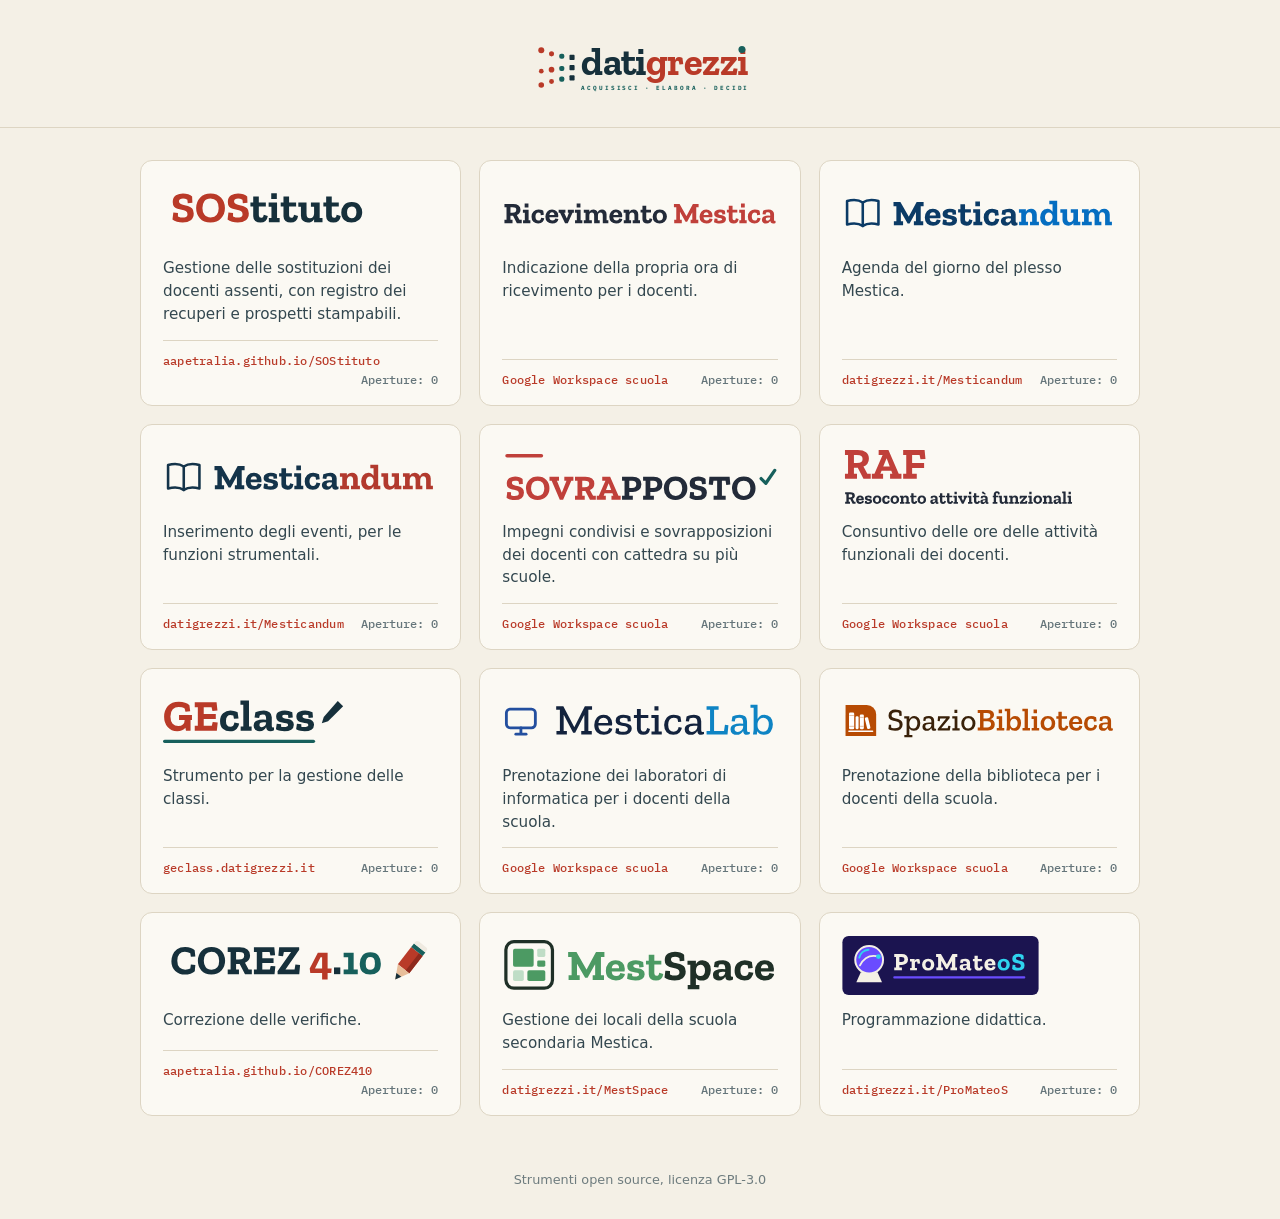
<file: strumenti/index.html>
<!doctype html>
<html lang="it">
<head>
<meta charset="utf-8">
<meta name="robots" content="noindex, nofollow">
<meta name="viewport" content="width=device-width, initial-scale=1">
<title>datigrezzi · strumenti</title>
<link rel="icon" href="../marchio/favicon.svg" type="image/svg+xml">
<link rel="icon" href="../marchio/favicon-32.png" sizes="32x32" type="image/png">
<style>
@font-face{font-family:'Zilla Slab';font-style:normal;font-weight:700;font-display:block;
  src:url('../caratteri/ZillaSlab-Bold.woff2') format('woff2')}
@font-face{font-family:'IBM Plex Mono';font-style:normal;font-weight:700;font-display:block;
  src:url('../caratteri/IBMPlexMono-Bold.woff2') format('woff2')}
@font-face{font-family:'IBM Plex Mono';font-style:normal;font-weight:500;font-display:block;
  src:url('../caratteri/IBMPlexMono-Medium.woff2') format('woff2')}

:root{
  --inchiostro:#16303B;
  --petrolio:#17605C;
  --rosso:#B93A28;
  --avorio:#F4F0E6;
  --carta:#FBF9F3;
  --linea:#DDD5C3;
}
*{box-sizing:border-box}
body{
  margin:0;background:var(--avorio);color:var(--inchiostro);
  font-family:system-ui,-apple-system,"Segoe UI",Roboto,sans-serif;
  min-height:100vh;
}

/* ---------------- marchio datigrezzi (blocco ufficiale) ---------------- */
.dg{
  --dg-inchiostro:#16303B; --dg-petrolio:#17605C; --dg-rosso:#B93A28; --dg-chiaro:#F4F0E6;
  display:inline-flex;align-items:center;font-size:2.4rem;line-height:1;
  text-decoration:none;
}
.dg__segno{display:block;flex:0 0 auto;margin-right:.035em}
.dg__testo{display:flex;flex-direction:column;align-items:flex-start}
.dg__nome{
  font-family:'Zilla Slab',Georgia,serif;font-weight:700;
  font-size:1em;line-height:.98;letter-spacing:-.015em;white-space:nowrap;
  color:var(--dg-inchiostro);
}
.dg__nome b{font-weight:700;color:var(--dg-rosso)}
.dg__i{position:relative;display:inline-block}
.dg__i::after{
  content:"";position:absolute;left:50%;top:.055em;transform:translateX(-50%);
  width:.185em;height:.185em;border-radius:50%;background:var(--dg-petrolio);
}
.dg__sotto{
  display:flex;justify-content:space-between;
  font-family:'IBM Plex Mono',monospace;font-weight:700;
  font-size:.158em;line-height:1;letter-spacing:0;
  text-transform:uppercase;color:var(--dg-petrolio);margin-top:.6em;
}
.dg__sotto span{display:block}
.dg__sotto .sp{width:.55em;flex:0 0 auto}

/* ---------------- pagina ---------------- */
header{
  padding:44px 20px 32px;text-align:center;border-bottom:1px solid var(--linea);
}
header a.dg:focus-visible{outline:2px dashed var(--petrolio);outline-offset:8px;border-radius:6px}
main{max-width:1040px;margin:0 auto;padding:32px 20px 56px}
.grid{
  display:grid;gap:18px;
  grid-template-columns:repeat(auto-fill,minmax(300px,1fr));
}
.card{
  display:flex;flex-direction:column;gap:14px;
  padding:22px 22px 18px;
  background:var(--carta);
  border:1px solid var(--linea);
  border-radius:12px;
  text-decoration:none;color:inherit;
  transition:transform .12s ease,box-shadow .12s ease,border-color .12s ease;
}
.card:hover,.card:focus-visible{
  transform:translateY(-2px);
  box-shadow:0 8px 22px rgba(22,48,59,.10);
  border-color:var(--petrolio);outline:none;
}
.card .logo-box{height:60px;display:flex;align-items:center}
.card .logo-box img{
  display:block;height:100%;width:auto;max-width:100%;
  object-fit:contain;object-position:left center;
}
.card p{margin:0;font-size:.95rem;line-height:1.5;color:#33474f}
.card .piede{
  margin-top:auto;padding-top:12px;border-top:1px solid var(--linea);
  display:flex;flex-wrap:wrap;justify-content:space-between;align-items:baseline;gap:4px 12px;
  font-family:'IBM Plex Mono',ui-monospace,monospace;font-weight:500;font-size:.72rem;
}
.card .meta{color:var(--rosso);letter-spacing:.02em;white-space:nowrap}
.card .contatore{color:var(--inchiostro);opacity:.65;white-space:nowrap;margin-left:auto}
.sr{position:absolute;width:1px;height:1px;overflow:hidden;clip:rect(0 0 0 0);white-space:nowrap}
footer{
  text-align:center;font-size:.8rem;color:var(--inchiostro);opacity:.6;padding:0 20px 32px;
}
</style>
</head>
<body>

<header>
  <!-- Il marchio riporta sempre a questa pagina -->
  <a class="dg" href="./" aria-label="datigrezzi, strumenti">
    <svg class="dg__segno" viewBox="0 0 120 120" aria-hidden="true">
      <circle cx="21" cy="16" r="7.6" fill="#B93A28"/>
      <circle cx="21" cy="69" r="6" fill="#B93A28"/>
      <circle cx="21" cy="104" r="7.1" fill="#B93A28"/>
      <circle cx="47" cy="25" r="6.4" fill="#B93A28"/>
      <circle cx="47" cy="65" r="7.1" fill="#B93A28"/>
      <circle cx="47" cy="95" r="6.2" fill="#B93A28"/>
      <rect x="66.5" y="24.5" width="13" height="13" rx="5" fill="#17605C"/>
      <rect x="66.5" y="55.5" width="13" height="13" rx="5" fill="#17605C"/>
      <rect x="66.5" y="82.5" width="13" height="13" rx="5" fill="#17605C"/>
      <rect x="92.5" y="27.5" width="13" height="13" rx="2" fill="#16303B"/>
      <rect x="92.5" y="53.5" width="13" height="13" rx="2" fill="#16303B"/>
      <rect x="92.5" y="79.5" width="13" height="13" rx="2" fill="#16303B"/>
    </svg>
    <div class="dg__testo">
      <div class="dg__nome">dati<b>grezz<span class="dg__i">i</span></b></div>
      <div class="dg__sotto" data-testo="acquisisci &middot; elabora &middot; decidi"></div>
    </div>
  </a>
</header>

<main>
  <div class="grid">

    <a class="card" href="https://aapetralia.github.io/SOStituto/">
      <div class="logo-box"><img src="loghi/sostituto.svg" alt=""></div>
      <h2 class="sr">SOStituto</h2>
      <p>Gestione delle sostituzioni dei docenti assenti, con registro dei recuperi e prospetti stampabili.</p>
      <div class="piede"><span class="meta">aapetralia.github.io/SOStituto</span></div>
    </a>

    <a class="card" href="https://script.google.com/a/macros/civitanovatacito.edu.it/s/AKfycbxguAScw2yu3XuU52gbhjQppCmRAHN_jYqRFFbJEIK5t3zMyOWz_-JkF8njndahlh6Z4Q/exec">
      <div class="logo-box"><img src="loghi/ricevimento-compatto.svg" alt=""></div>
      <h2 class="sr">Ricevimento Mestica</h2>
      <p>Indicazione della propria ora di ricevimento per i docenti.</p>
      <div class="piede"><span class="meta">Google Workspace scuola</span></div>
    </a>

    <a class="card" href="https://datigrezzi.it/Mesticandum/mesticandum.html">
      <div class="logo-box"><img src="loghi/mesticandum-compatto.svg" alt=""></div>
      <h2 class="sr">Mesticandum</h2>
      <p>Agenda del giorno del plesso Mestica.</p>
      <div class="piede"><span class="meta">datigrezzi.it/Mesticandum</span></div>
    </a>

    <a class="card" href="https://datigrezzi.it/Mesticandum/mesticandum-eventi.html">
      <div class="logo-box"><img src="loghi/mesticandum-eventi-compatto.svg" alt=""></div>
      <h2 class="sr">Mesticandum Eventi</h2>
      <p>Inserimento degli eventi, per le funzioni strumentali.</p>
      <div class="piede"><span class="meta">datigrezzi.it/Mesticandum</span></div>
    </a>

    <a class="card" href="https://script.google.com/a/macros/civitanovatacito.edu.it/s/AKfycbxZhHCiYk38do3SqCY9JF1W46MWYx0U2BbNB76utwCyPFIoQKACbbmxhEeDwqE9lGqAWg/exec">
      <div class="logo-box"><img src="loghi/sovrapposto-compatto.svg" alt=""></div>
      <h2 class="sr">Sovrapposto</h2>
      <p>Impegni condivisi e sovrapposizioni dei docenti con cattedra su più scuole.</p>
      <div class="piede"><span class="meta">Google Workspace scuola</span></div>
    </a>

    <a class="card" href="https://script.google.com/a/macros/civitanovatacito.edu.it/s/AKfycbzck3zW3tcdQAVMyAcHsiUd99QmPD8uBvnVWBk5ZgCfgjfVQZj8o0rZRcfE67-6ehUCDg/exec">
      <div class="logo-box"><img src="loghi/raf-compatto.svg" alt=""></div>
      <h2 class="sr">RAF, Resoconto attività funzionali</h2>
      <p>Consuntivo delle ore delle attività funzionali dei docenti.</p>
      <div class="piede"><span class="meta">Google Workspace scuola</span></div>
    </a>

    <a class="card" href="https://geclass.datigrezzi.it">
      <div class="logo-box"><img src="loghi/geclass.svg" alt=""></div>
      <h2 class="sr">GEclass</h2>
      <p>Strumento per la gestione delle classi.</p>
      <div class="piede"><span class="meta">geclass.datigrezzi.it</span></div>
    </a>

    <a class="card" href="https://script.google.com/a/macros/civitanovatacito.edu.it/s/AKfycbxZ5pQqh17LT0UlhHOq4HK1jZtiwKXuyDypfF5aSioXFX48-9N4mPkKIsAboJpjZyGr/exec">
      <div class="logo-box"><img src="loghi/mesticalab.svg" alt=""></div>
      <h2 class="sr">MesticaLab</h2>
      <p>Prenotazione dei laboratori di informatica per i docenti della scuola.</p>
      <div class="piede"><span class="meta">Google Workspace scuola</span></div>
    </a>

    <a class="card" href="https://script.google.com/a/macros/civitanovatacito.edu.it/s/AKfycbzupYsawGlONv2rPlIoyhfqy7kzIOzCD-0cu6PLFtgdSHEeYN202KBbciBss55mQ2BeGw/exec">
      <div class="logo-box"><img src="loghi/spaziobiblioteca.svg" alt=""></div>
      <h2 class="sr">SpazioBiblioteca</h2>
      <p>Prenotazione della biblioteca per i docenti della scuola.</p>
      <div class="piede"><span class="meta">Google Workspace scuola</span></div>
    </a>

    <a class="card" href="https://aapetralia.github.io/COREZ410/">
      <div class="logo-box"><img src="loghi/corez.svg" alt=""></div>
      <h2 class="sr">COREZ 4.10</h2>
      <p>Correzione delle verifiche.</p>
      <div class="piede"><span class="meta">aapetralia.github.io/COREZ410</span></div>
    </a>

    <a class="card" href="https://datigrezzi.it/MestSpace/">
      <div class="logo-box"><img src="loghi/mestspace-compatto.svg" alt=""></div>
      <h2 class="sr">MestSpace</h2>
      <p>Gestione dei locali della scuola secondaria Mestica.</p>
      <div class="piede"><span class="meta">datigrezzi.it/MestSpace</span></div>
    </a>

    <a class="card" href="https://datigrezzi.it/ProMateoS/">
      <div class="logo-box"><img src="loghi/promateos.svg" alt=""></div>
      <h2 class="sr">ProMateoS</h2>
      <p>Programmazione didattica.</p>
      <div class="piede"><span class="meta">datigrezzi.it/ProMateoS</span></div>
    </a>

  </div>
</main>

<footer>Strumenti open source, licenza GPL-3.0</footer>

<script>
/* Marchio: giustifica il sottotitolo sulla larghezza del nome e allinea il segno. */
(function(){
  function comporre(dg){
    var sotto=dg.querySelector('.dg__sotto'), nome=dg.querySelector('.dg__nome'),
        segno=dg.querySelector('.dg__segno'), testo=dg.querySelector('.dg__testo');
    if(!sotto.childElementCount){
      for(var i=0;i<sotto.dataset.testo.length;i++){
        var ch=sotto.dataset.testo[i], s=document.createElement('span');
        if(ch===' ') s.className='sp'; else s.textContent=ch;
        sotto.appendChild(s);
      }
    }
    var h=testo.getBoundingClientRect().height;
    segno.style.width=h+'px'; segno.style.height=h+'px';
    sotto.style.width=nome.getBoundingClientRect().width+'px';
  }
  function tutti(){document.querySelectorAll('.dg').forEach(comporre);}
  if(document.fonts&&document.fonts.ready) document.fonts.ready.then(tutti);
  else window.addEventListener('load',tutti);
  window.addEventListener('resize',tutti);
})();

/* Contatore di aperture per ogni scheda (salvato nel browser). */
(function () {
  var CHIAVE = 'strumenti-conteggi';
  var conteggi = {};
  try { conteggi = JSON.parse(localStorage.getItem(CHIAVE)) || {}; } catch (e) {}

  document.querySelectorAll('a.card').forEach(function (card) {
    var id = card.getAttribute('href');
    var etichetta = document.createElement('span');
    etichetta.className = 'contatore';
    etichetta.textContent = 'Aperture: ' + (conteggi[id] || 0);
    card.querySelector('.piede').appendChild(etichetta);

    card.addEventListener('click', function () {
      conteggi[id] = (conteggi[id] || 0) + 1;
      try { localStorage.setItem(CHIAVE, JSON.stringify(conteggi)); } catch (e) {}
    });
  });
})();
</script>
</body>
</html>
</file>
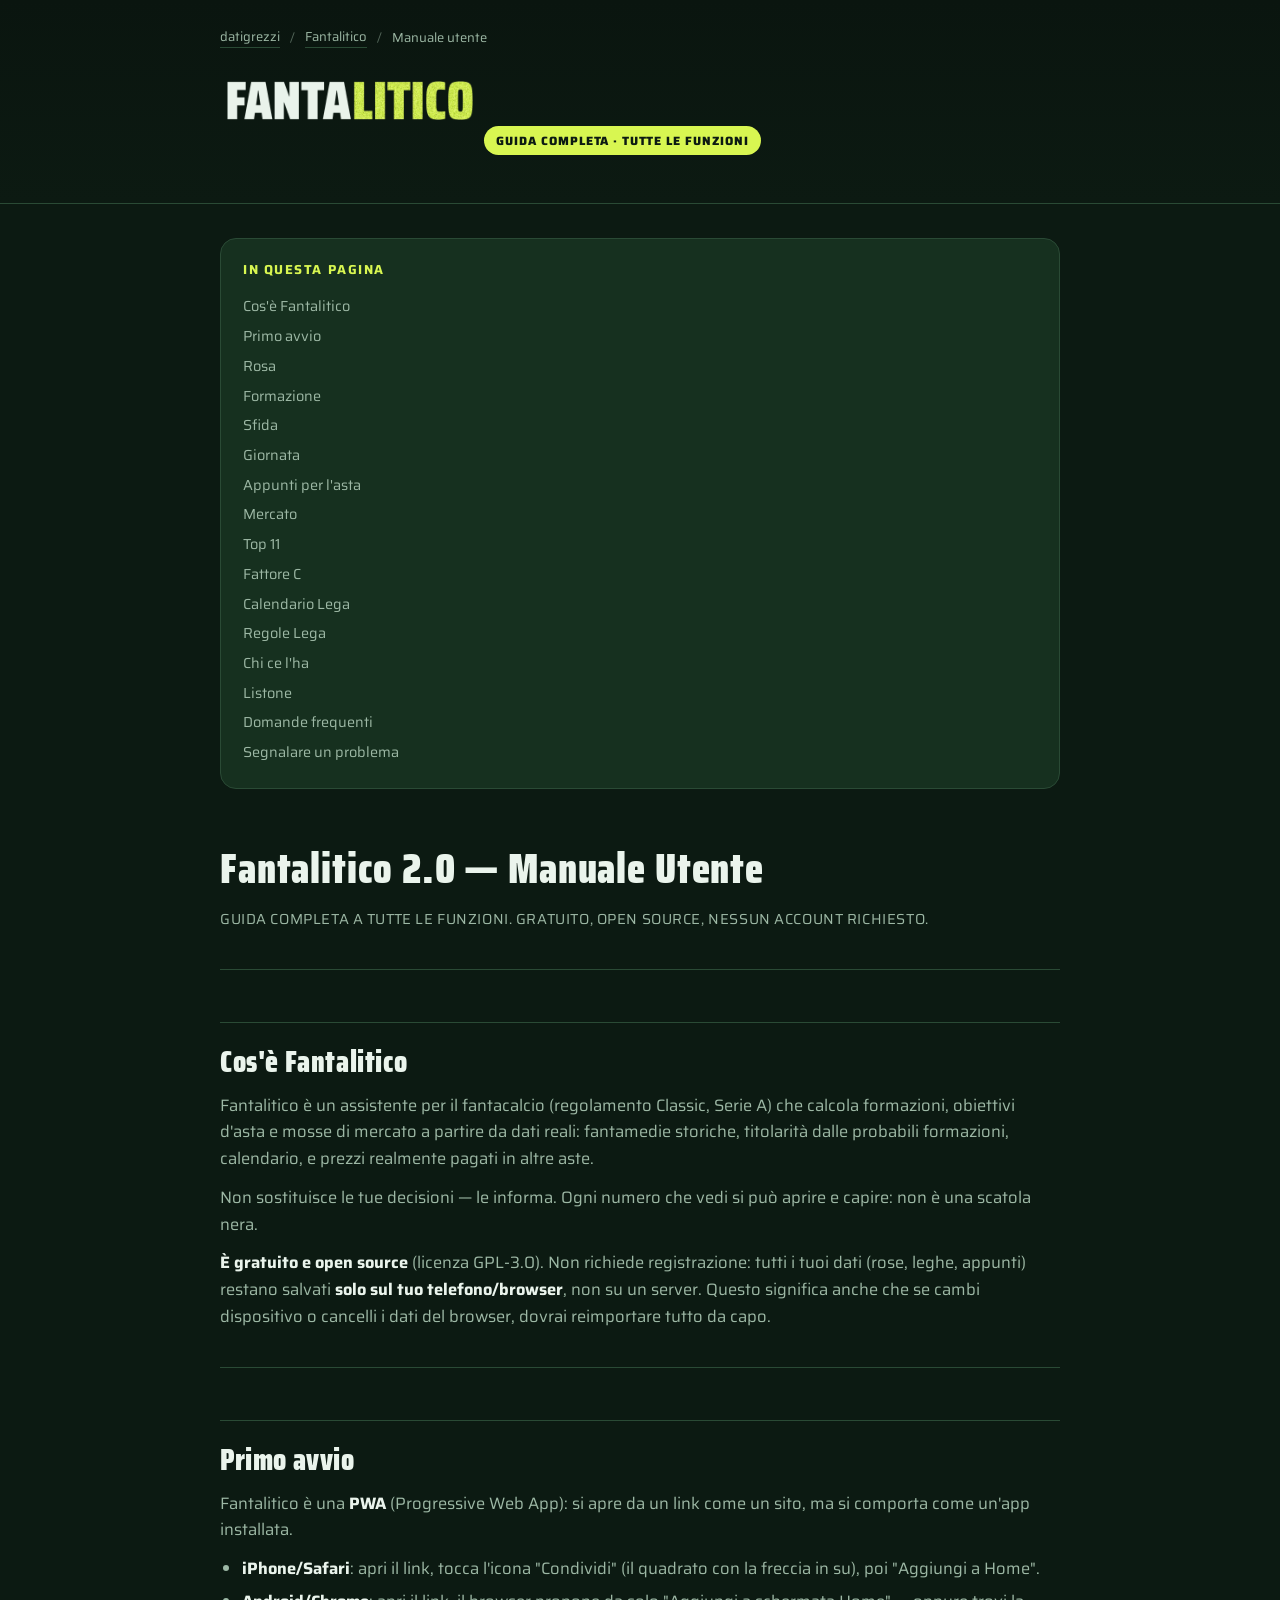
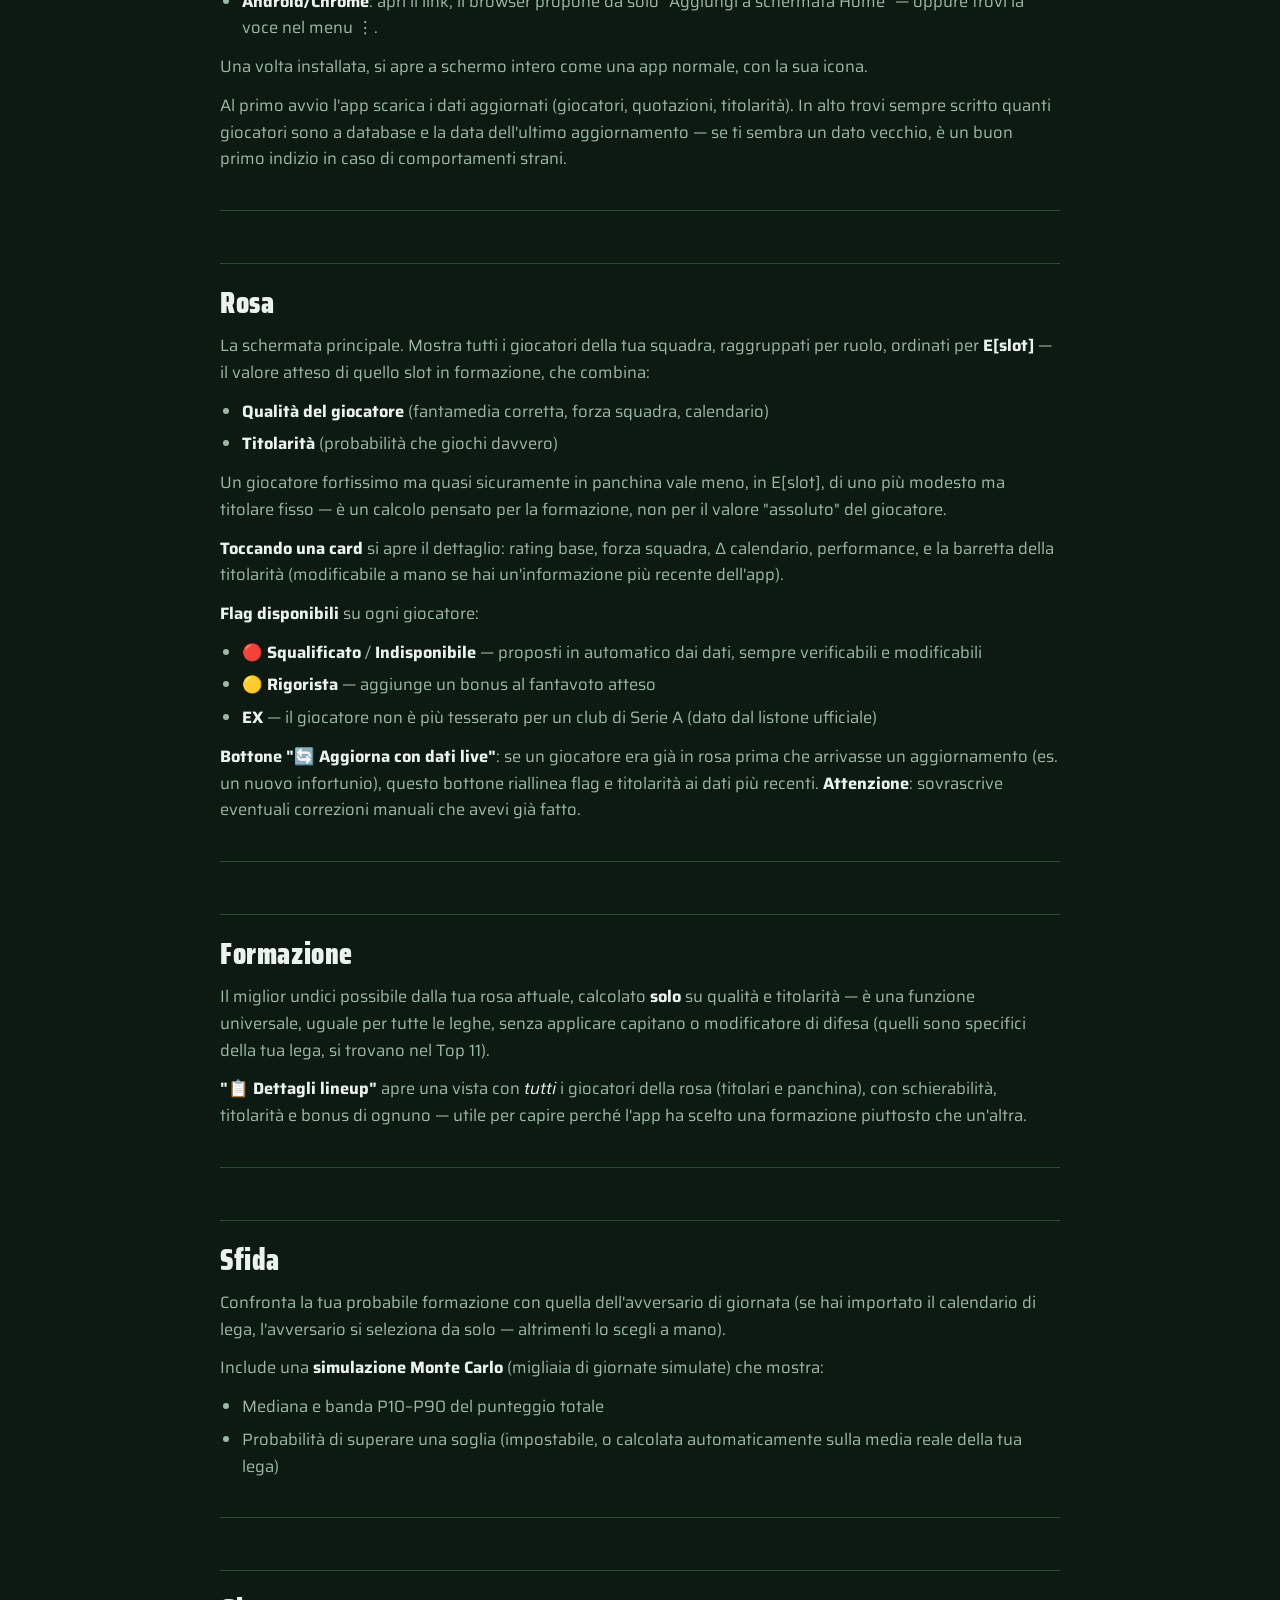
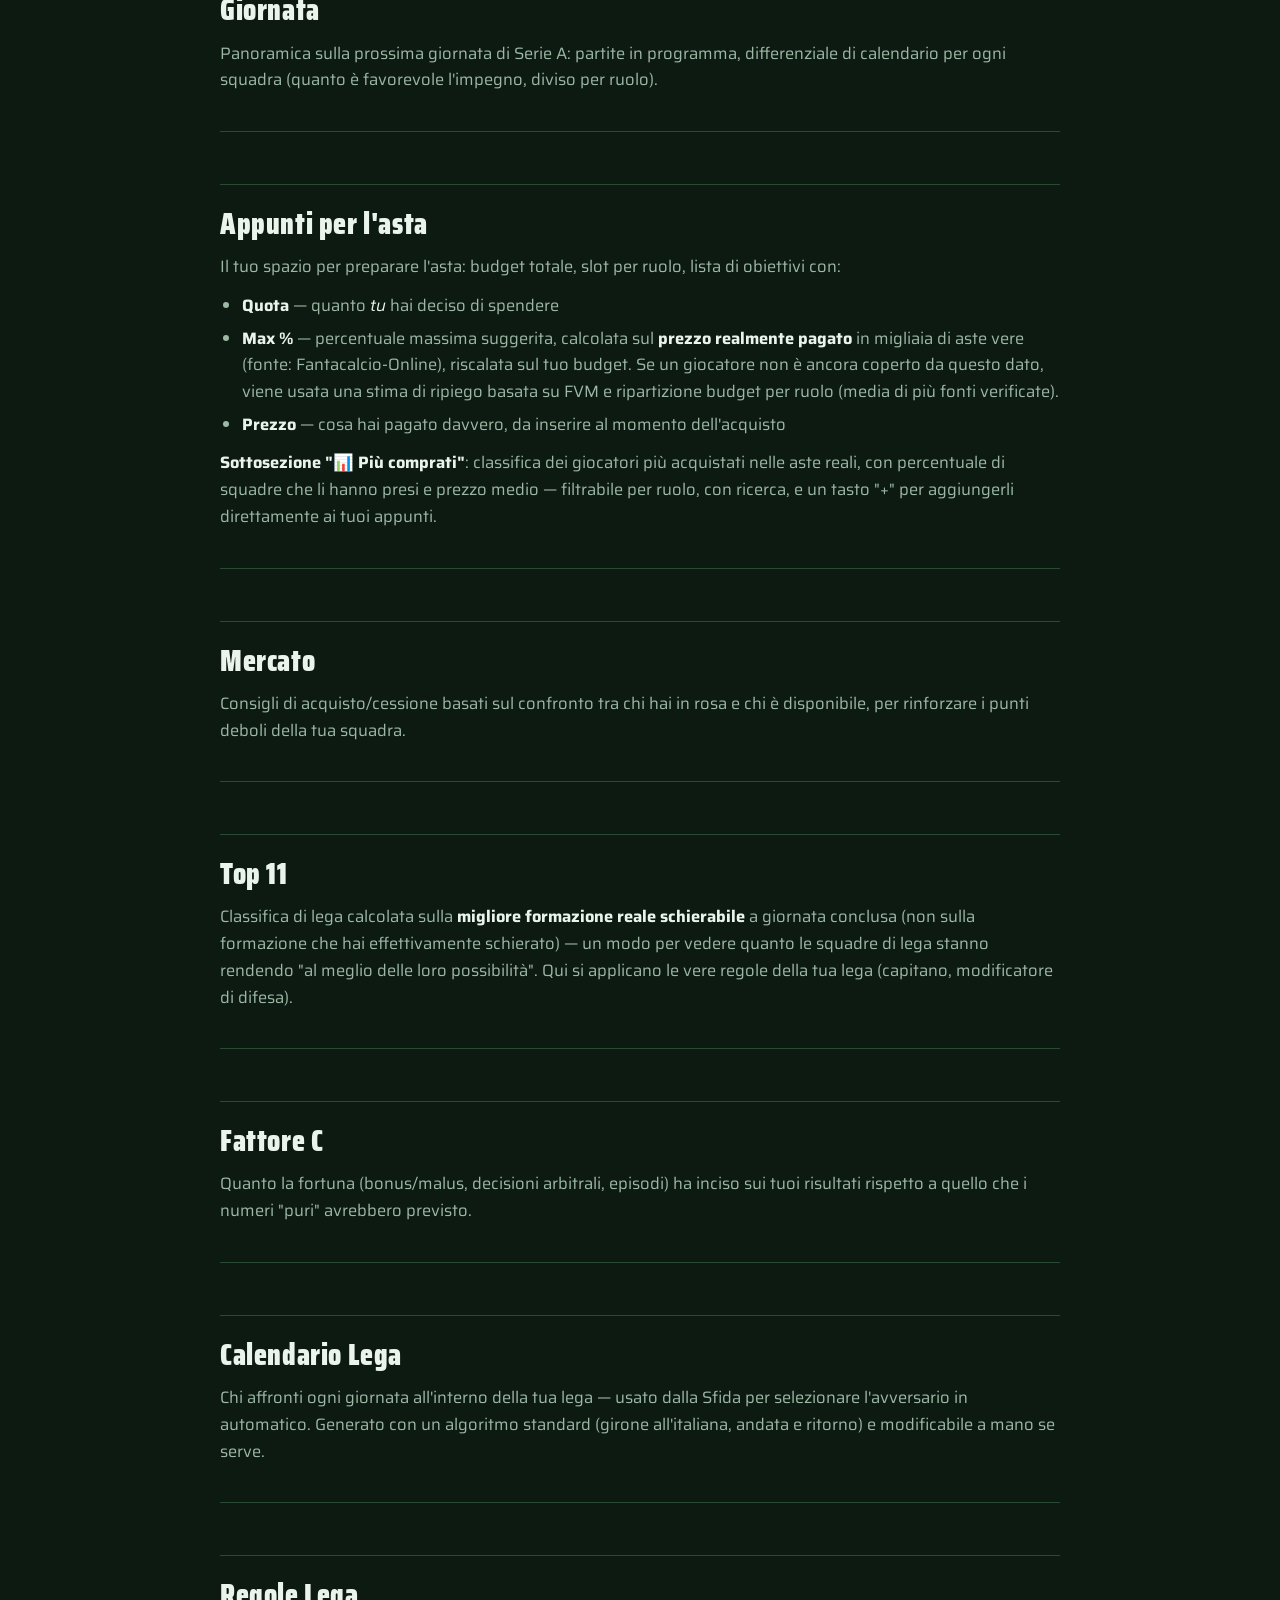
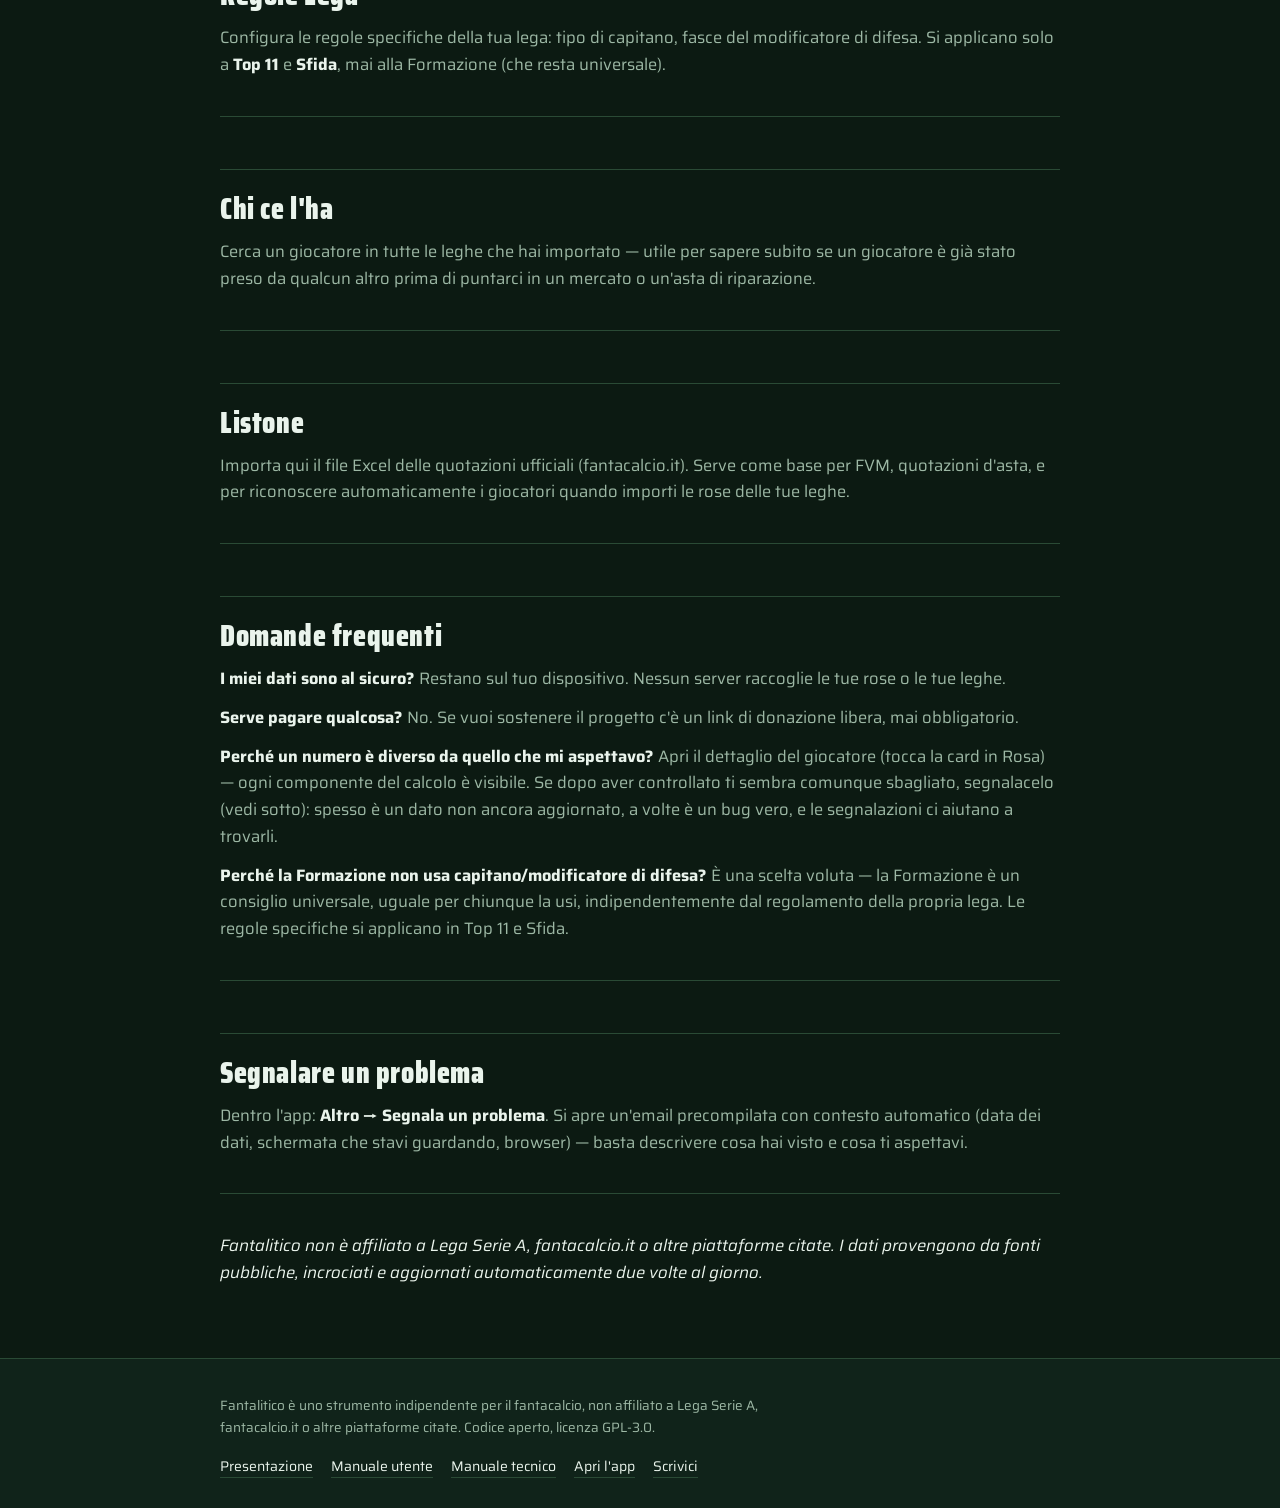
<file: fantalitico/manuale.html>
<!DOCTYPE html>
<html lang="it">
<head>
<meta charset="UTF-8">
<meta name="viewport" content="width=device-width, initial-scale=1">
<title>Manuale utente — Fantalitico</title>
<meta name="description" content="Guida completa a Fantalitico: rosa, formazione, sfida, appunti per l'asta, mercato, Top 11 e tutte le altre funzioni, spiegate una per una.">
<link rel="canonical" href="https://datigrezzi.it/fantalitico/manuale.html">
<meta name="theme-color" content="#0C1A12">
<meta name="robots" content="index, follow">

<meta property="og:type" content="article">
<meta property="og:site_name" content="Fantalitico · datigrezzi">
<meta property="og:locale" content="it_IT">
<meta property="og:url" content="https://datigrezzi.it/fantalitico/manuale.html">
<meta property="og:title" content="Manuale utente — Fantalitico">
<meta property="og:description" content="Guida completa a Fantalitico: rosa, formazione, sfida, appunti per l'asta, mercato, Top 11 e tutte le altre funzioni, spiegate una per una.">
<meta property="og:image" content="https://datigrezzi.it/fantalitico/anteprima.png">
<meta property="og:image:width" content="1200">
<meta property="og:image:height" content="630">
<meta name="twitter:card" content="summary_large_image">

<link rel="icon" href="../marchio/favicon.svg" type="image/svg+xml">
<link rel="stylesheet" href="caratteri.css">
<link rel="stylesheet" href="documenti.css">
</head>
<body>

<a class="salta" href="#contenuto">Vai al contenuto</a>

<header class="testata">
  <div class="wrap">
    <nav class="briciole" aria-label="Percorso">
      <a href="https://datigrezzi.it/">datigrezzi</a><span>/</span>
      <a href="./">Fantalitico</a><span>/</span>
      Manuale utente
    </nav>
    <img class="logo" src="../loghi/fantalitico-chiaro.png" width="1200" height="244" alt="Fantalitico">
    <span class="kicker">Guida completa · tutte le funzioni</span>
  </div>
</header>

<main class="wrap" id="contenuto">
  <nav class="indice" aria-label="Indice del documento">
    <h2>In questa pagina</h2>
    <ul>
<li><a href="#cose-fantalitico">Cos'è Fantalitico</a></li>
<li><a href="#primo-avvio">Primo avvio</a></li>
<li><a href="#rosa">Rosa</a></li>
<li><a href="#formazione">Formazione</a></li>
<li><a href="#sfida">Sfida</a></li>
<li><a href="#giornata">Giornata</a></li>
<li><a href="#appunti-per-lasta">Appunti per l'asta</a></li>
<li><a href="#mercato">Mercato</a></li>
<li><a href="#top-11">Top 11</a></li>
<li><a href="#fattore-c">Fattore C</a></li>
<li><a href="#calendario-lega">Calendario Lega</a></li>
<li><a href="#regole-lega">Regole Lega</a></li>
<li><a href="#chi-ce-lha">Chi ce l'ha</a></li>
<li><a href="#listone">Listone</a></li>
<li><a href="#domande-frequenti">Domande frequenti</a></li>
<li><a href="#segnalare-un-problema">Segnalare un problema</a></li>
</ul>
  </nav>
  <div class="testo">
<h1 id="fantalitico-20-manuale-utente">Fantalitico 2.0 — Manuale Utente</h1>
<p><em>Guida completa a tutte le funzioni. Gratuito, open source, nessun account richiesto.</em></p>
<hr />
<h2 id="cose-fantalitico">Cos'è Fantalitico</h2>
<p>Fantalitico è un assistente per il fantacalcio (regolamento Classic, Serie A) che calcola formazioni, obiettivi d'asta e mosse di mercato a partire da dati reali: fantamedie storiche, titolarità dalle probabili formazioni, calendario, e prezzi realmente pagati in altre aste.</p>
<p>Non sostituisce le tue decisioni — le informa. Ogni numero che vedi si può aprire e capire: non è una scatola nera.</p>
<p><strong>È gratuito e open source</strong> (licenza GPL-3.0). Non richiede registrazione: tutti i tuoi dati (rose, leghe, appunti) restano salvati <strong>solo sul tuo telefono/browser</strong>, non su un server. Questo significa anche che se cambi dispositivo o cancelli i dati del browser, dovrai reimportare tutto da capo.</p>
<hr />
<h2 id="primo-avvio">Primo avvio</h2>
<p>Fantalitico è una <strong>PWA</strong> (Progressive Web App): si apre da un link come un sito, ma si comporta come un'app installata.</p>
<ul>
<li><strong>iPhone/Safari</strong>: apri il link, tocca l'icona "Condividi" (il quadrato con la freccia in su), poi "Aggiungi a Home".</li>
<li><strong>Android/Chrome</strong>: apri il link, il browser propone da solo "Aggiungi a schermata Home" — oppure trovi la voce nel menu ⋮.</li>
</ul>
<p>Una volta installata, si apre a schermo intero come una app normale, con la sua icona.</p>
<p>Al primo avvio l'app scarica i dati aggiornati (giocatori, quotazioni, titolarità). In alto trovi sempre scritto quanti giocatori sono a database e la data dell'ultimo aggiornamento — se ti sembra un dato vecchio, è un buon primo indizio in caso di comportamenti strani.</p>
<hr />
<h2 id="rosa">Rosa</h2>
<p>La schermata principale. Mostra tutti i giocatori della tua squadra, raggruppati per ruolo, ordinati per <strong>E[slot]</strong> — il valore atteso di quello slot in formazione, che combina:</p>
<ul>
<li><strong>Qualità del giocatore</strong> (fantamedia corretta, forza squadra, calendario)</li>
<li><strong>Titolarità</strong> (probabilità che giochi davvero)</li>
</ul>
<p>Un giocatore fortissimo ma quasi sicuramente in panchina vale meno, in E[slot], di uno più modesto ma titolare fisso — è un calcolo pensato per la formazione, non per il valore "assoluto" del giocatore.</p>
<p><strong>Toccando una card</strong> si apre il dettaglio: rating base, forza squadra, Δ calendario, performance, e la barretta della titolarità (modificabile a mano se hai un'informazione più recente dell'app).</p>
<p><strong>Flag disponibili</strong> su ogni giocatore:</p>
<ul>
<li>🔴 <strong>Squalificato</strong> / <strong>Indisponibile</strong> — proposti in automatico dai dati, sempre verificabili e modificabili</li>
<li>🟡 <strong>Rigorista</strong> — aggiunge un bonus al fantavoto atteso</li>
<li><strong>EX</strong> — il giocatore non è più tesserato per un club di Serie A (dato dal listone ufficiale)</li>
</ul>
<p><strong>Bottone "🔄 Aggiorna con dati live"</strong>: se un giocatore era già in rosa prima che arrivasse un aggiornamento (es. un nuovo infortunio), questo bottone riallinea flag e titolarità ai dati più recenti. <strong>Attenzione</strong>: sovrascrive eventuali correzioni manuali che avevi già fatto.</p>
<hr />
<h2 id="formazione">Formazione</h2>
<p>Il miglior undici possibile dalla tua rosa attuale, calcolato <strong>solo</strong> su qualità e titolarità — è una funzione universale, uguale per tutte le leghe, senza applicare capitano o modificatore di difesa (quelli sono specifici della tua lega, si trovano nel Top 11).</p>
<p><strong>"📋 Dettagli lineup"</strong> apre una vista con <em>tutti</em> i giocatori della rosa (titolari e panchina), con schierabilità, titolarità e bonus di ognuno — utile per capire perché l'app ha scelto una formazione piuttosto che un'altra.</p>
<hr />
<h2 id="sfida">Sfida</h2>
<p>Confronta la tua probabile formazione con quella dell'avversario di giornata (se hai importato il calendario di lega, l'avversario si seleziona da solo — altrimenti lo scegli a mano).</p>
<p>Include una <strong>simulazione Monte Carlo</strong> (migliaia di giornate simulate) che mostra:</p>
<ul>
<li>Mediana e banda P10–P90 del punteggio totale</li>
<li>Probabilità di superare una soglia (impostabile, o calcolata automaticamente sulla media reale della tua lega)</li>
</ul>
<hr />
<h2 id="giornata">Giornata</h2>
<p>Panoramica sulla prossima giornata di Serie A: partite in programma, differenziale di calendario per ogni squadra (quanto è favorevole l'impegno, diviso per ruolo).</p>
<hr />
<h2 id="appunti-per-lasta">Appunti per l'asta</h2>
<p>Il tuo spazio per preparare l'asta: budget totale, slot per ruolo, lista di obiettivi con:</p>
<ul>
<li><strong>Quota</strong> — quanto <em>tu</em> hai deciso di spendere</li>
<li><strong>Max %</strong> — percentuale massima suggerita, calcolata sul <strong>prezzo realmente pagato</strong> in migliaia di aste vere (fonte: Fantacalcio-Online), riscalata sul tuo budget. Se un giocatore non è ancora coperto da questo dato, viene usata una stima di ripiego basata su FVM e ripartizione budget per ruolo (media di più fonti verificate).</li>
<li><strong>Prezzo</strong> — cosa hai pagato davvero, da inserire al momento dell'acquisto</li>
</ul>
<p><strong>Sottosezione "📊 Più comprati"</strong>: classifica dei giocatori più acquistati nelle aste reali, con percentuale di squadre che li hanno presi e prezzo medio — filtrabile per ruolo, con ricerca, e un tasto "+" per aggiungerli direttamente ai tuoi appunti.</p>
<hr />
<h2 id="mercato">Mercato</h2>
<p>Consigli di acquisto/cessione basati sul confronto tra chi hai in rosa e chi è disponibile, per rinforzare i punti deboli della tua squadra.</p>
<hr />
<h2 id="top-11">Top 11</h2>
<p>Classifica di lega calcolata sulla <strong>migliore formazione reale schierabile</strong> a giornata conclusa (non sulla formazione che hai effettivamente schierato) — un modo per vedere quanto le squadre di lega stanno rendendo "al meglio delle loro possibilità". Qui si applicano le vere regole della tua lega (capitano, modificatore di difesa).</p>
<hr />
<h2 id="fattore-c">Fattore C</h2>
<p>Quanto la fortuna (bonus/malus, decisioni arbitrali, episodi) ha inciso sui tuoi risultati rispetto a quello che i numeri "puri" avrebbero previsto.</p>
<hr />
<h2 id="calendario-lega">Calendario Lega</h2>
<p>Chi affronti ogni giornata all'interno della tua lega — usato dalla Sfida per selezionare l'avversario in automatico. Generato con un algoritmo standard (girone all'italiana, andata e ritorno) e modificabile a mano se serve.</p>
<hr />
<h2 id="regole-lega">Regole Lega</h2>
<p>Configura le regole specifiche della tua lega: tipo di capitano, fasce del modificatore di difesa. Si applicano solo a <strong>Top 11</strong> e <strong>Sfida</strong>, mai alla Formazione (che resta universale).</p>
<hr />
<h2 id="chi-ce-lha">Chi ce l'ha</h2>
<p>Cerca un giocatore in tutte le leghe che hai importato — utile per sapere subito se un giocatore è già stato preso da qualcun altro prima di puntarci in un mercato o un'asta di riparazione.</p>
<hr />
<h2 id="listone">Listone</h2>
<p>Importa qui il file Excel delle quotazioni ufficiali (fantacalcio.it). Serve come base per FVM, quotazioni d'asta, e per riconoscere automaticamente i giocatori quando importi le rose delle tue leghe.</p>
<hr />
<h2 id="domande-frequenti">Domande frequenti</h2>
<p><strong>I miei dati sono al sicuro?</strong>
Restano sul tuo dispositivo. Nessun server raccoglie le tue rose o le tue leghe.</p>
<p><strong>Serve pagare qualcosa?</strong>
No. Se vuoi sostenere il progetto c'è un link di donazione libera, mai obbligatorio.</p>
<p><strong>Perché un numero è diverso da quello che mi aspettavo?</strong>
Apri il dettaglio del giocatore (tocca la card in Rosa) — ogni componente del calcolo è visibile. Se dopo aver controllato ti sembra comunque sbagliato, segnalacelo (vedi sotto): spesso è un dato non ancora aggiornato, a volte è un bug vero, e le segnalazioni ci aiutano a trovarli.</p>
<p><strong>Perché la Formazione non usa capitano/modificatore di difesa?</strong>
È una scelta voluta — la Formazione è un consiglio universale, uguale per chiunque la usi, indipendentemente dal regolamento della propria lega. Le regole specifiche si applicano in Top 11 e Sfida.</p>
<hr />
<h2 id="segnalare-un-problema">Segnalare un problema</h2>
<p>Dentro l'app: <strong>Altro → Segnala un problema</strong>. Si apre un'email precompilata con contesto automatico (data dei dati, schermata che stavi guardando, browser) — basta descrivere cosa hai visto e cosa ti aspettavi.</p>
<hr />
<p><em>Fantalitico non è affiliato a Lega Serie A, fantacalcio.it o altre piattaforme citate. I dati provengono da fonti pubbliche, incrociati e aggiornati automaticamente due volte al giorno.</em></p>
  </div>
</main>

<footer class="chiusura">
  <div class="wrap">
    <p>Fantalitico è uno strumento indipendente per il fantacalcio, non affiliato a
       Lega Serie A, fantacalcio.it o altre piattaforme citate. Codice aperto, licenza GPL-3.0.</p>
    <div class="link">
      <a href="./">Presentazione</a>
      <a href="manuale.html">Manuale utente</a>
      <a href="metodo.html">Manuale tecnico</a>
      <a href="https://fantalitico.datigrezzi.it/">Apri l'app</a>
      <a href="mailto:info@datigrezzi.it">Scrivici</a>
    </div>
  </div>
</footer>

</body>
</html>
</file>
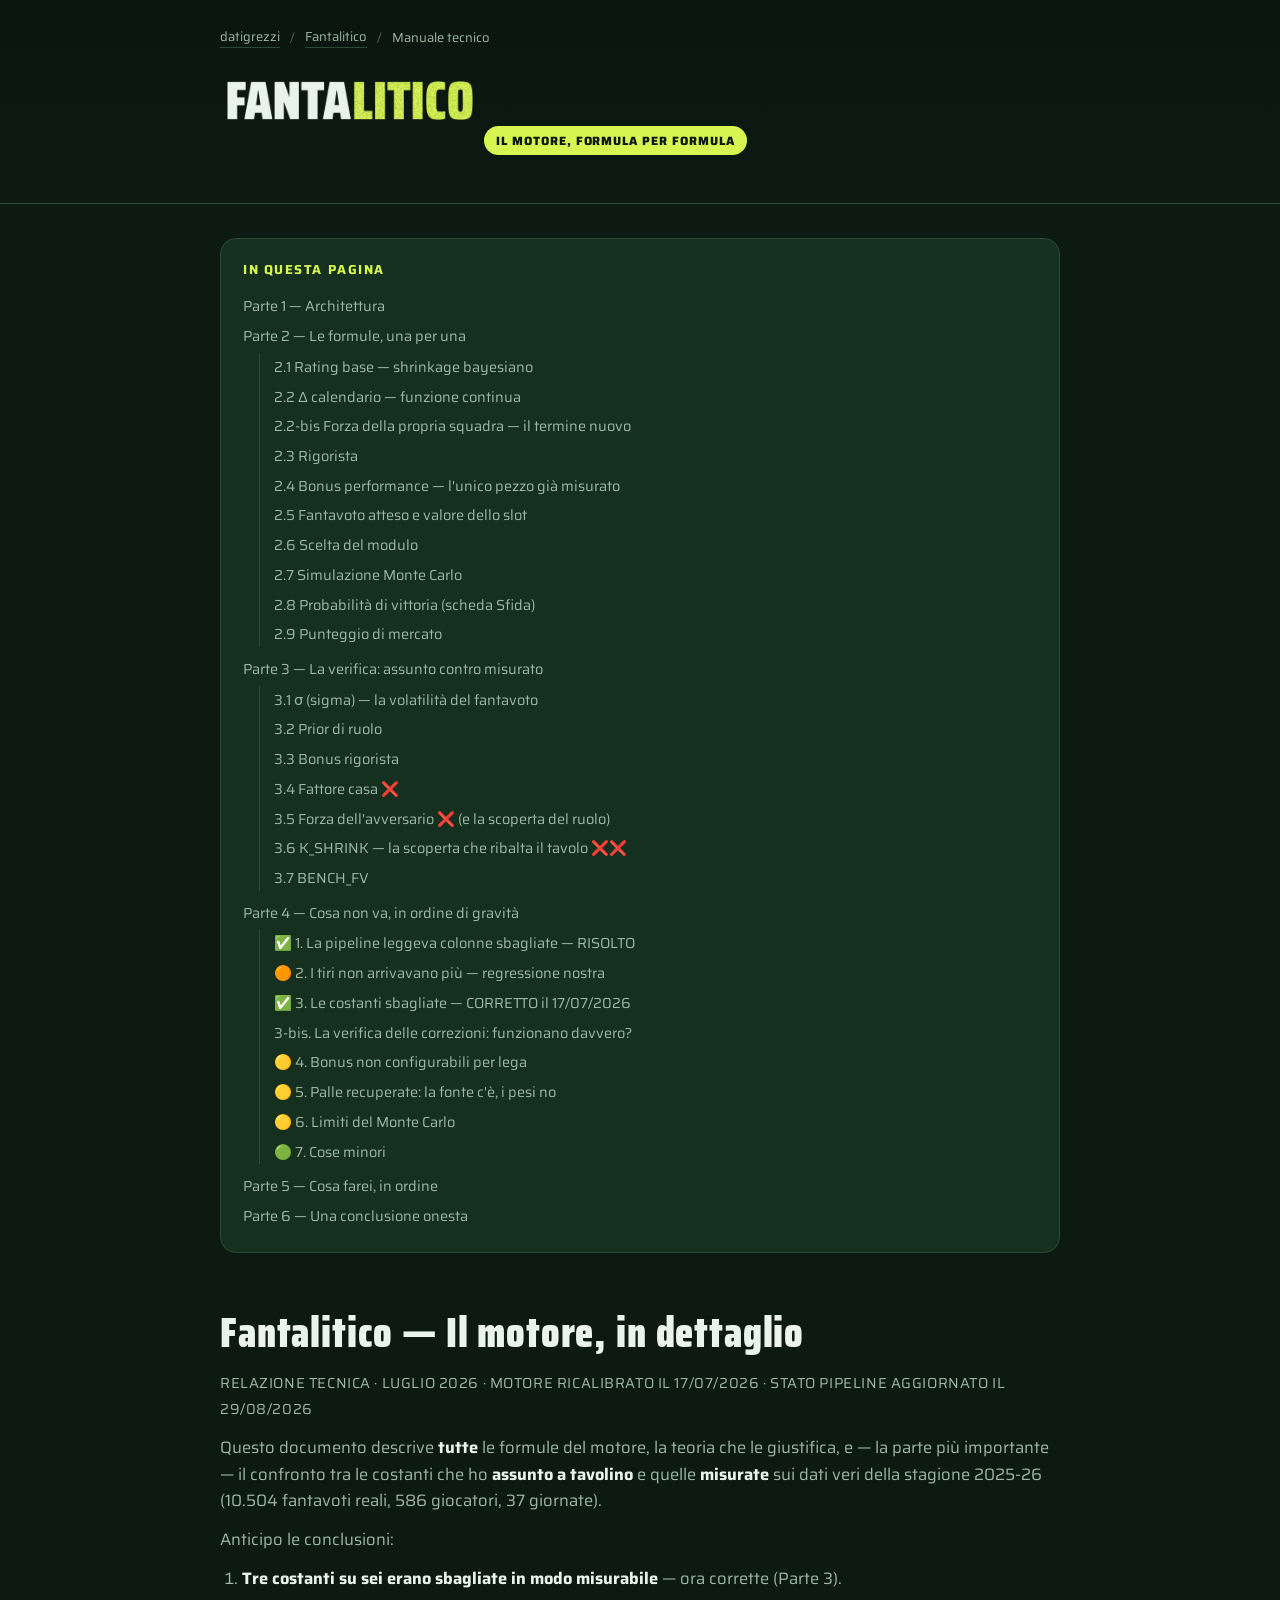
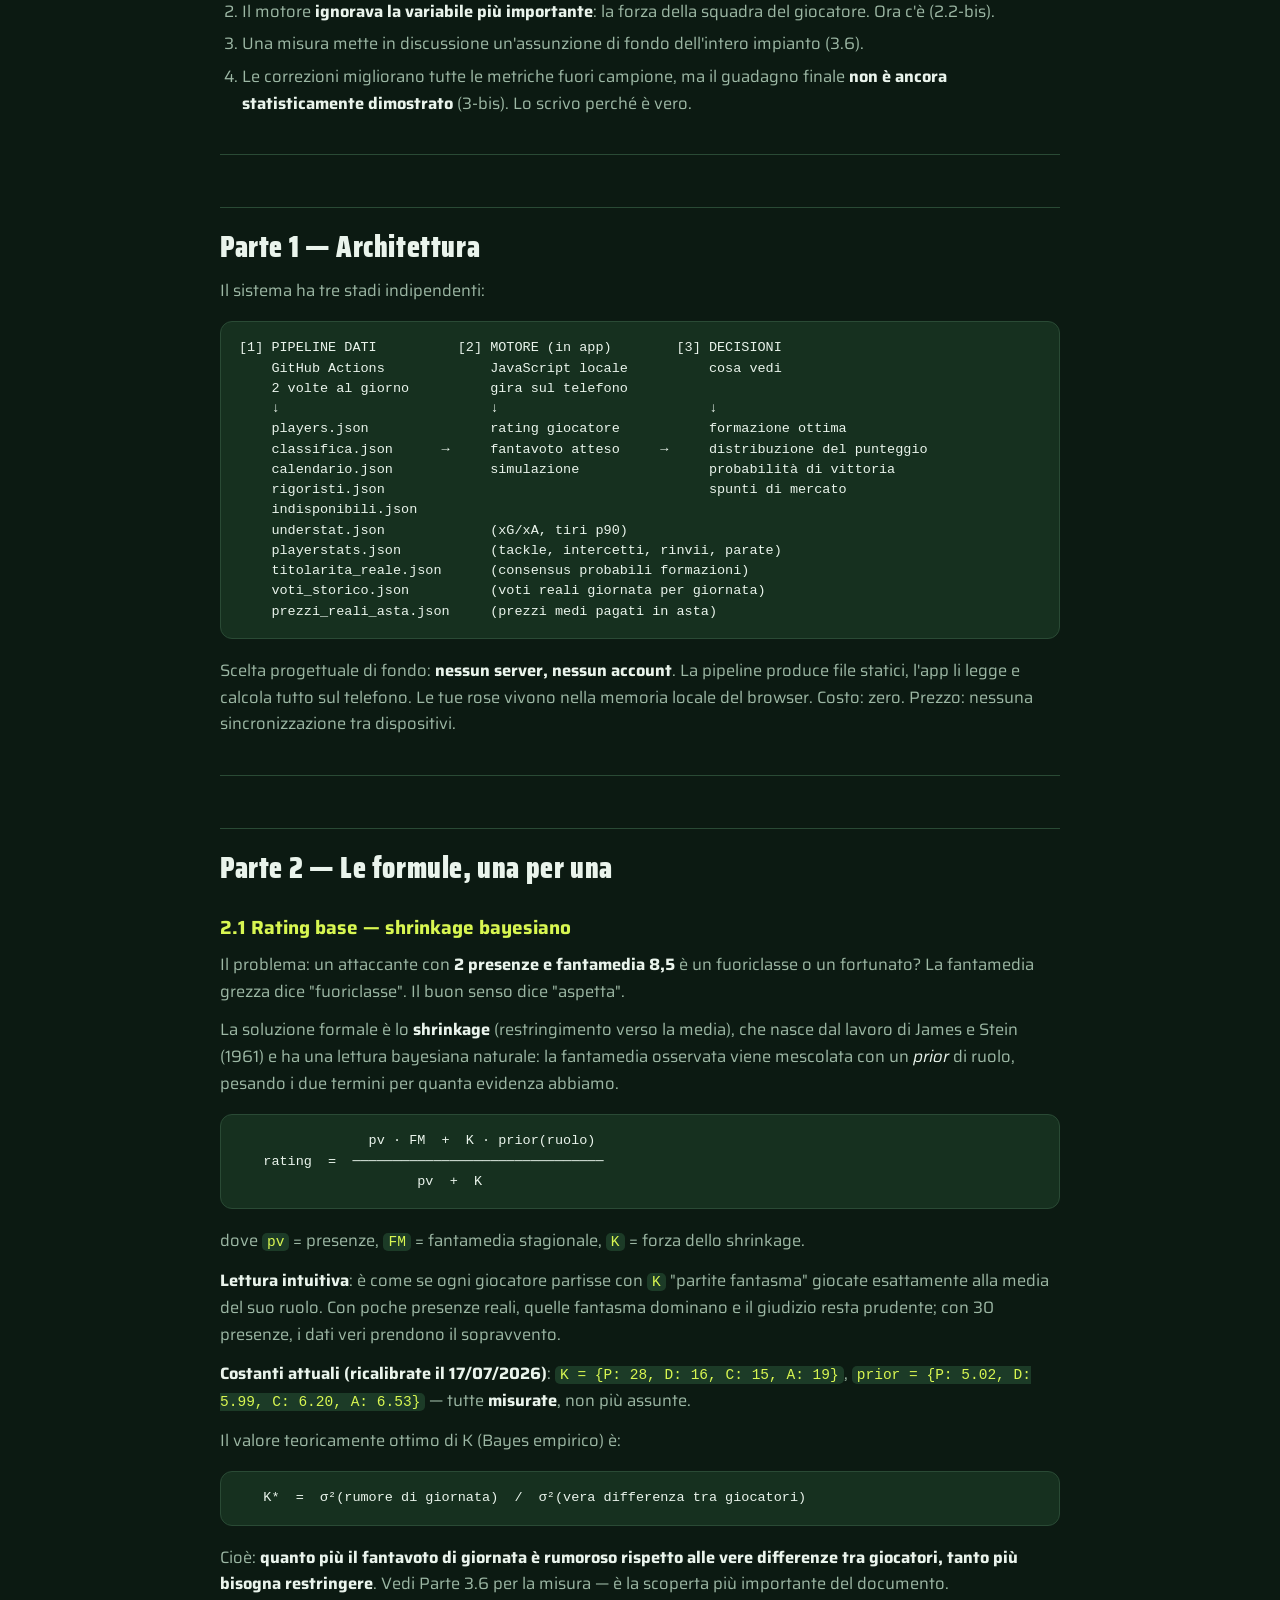
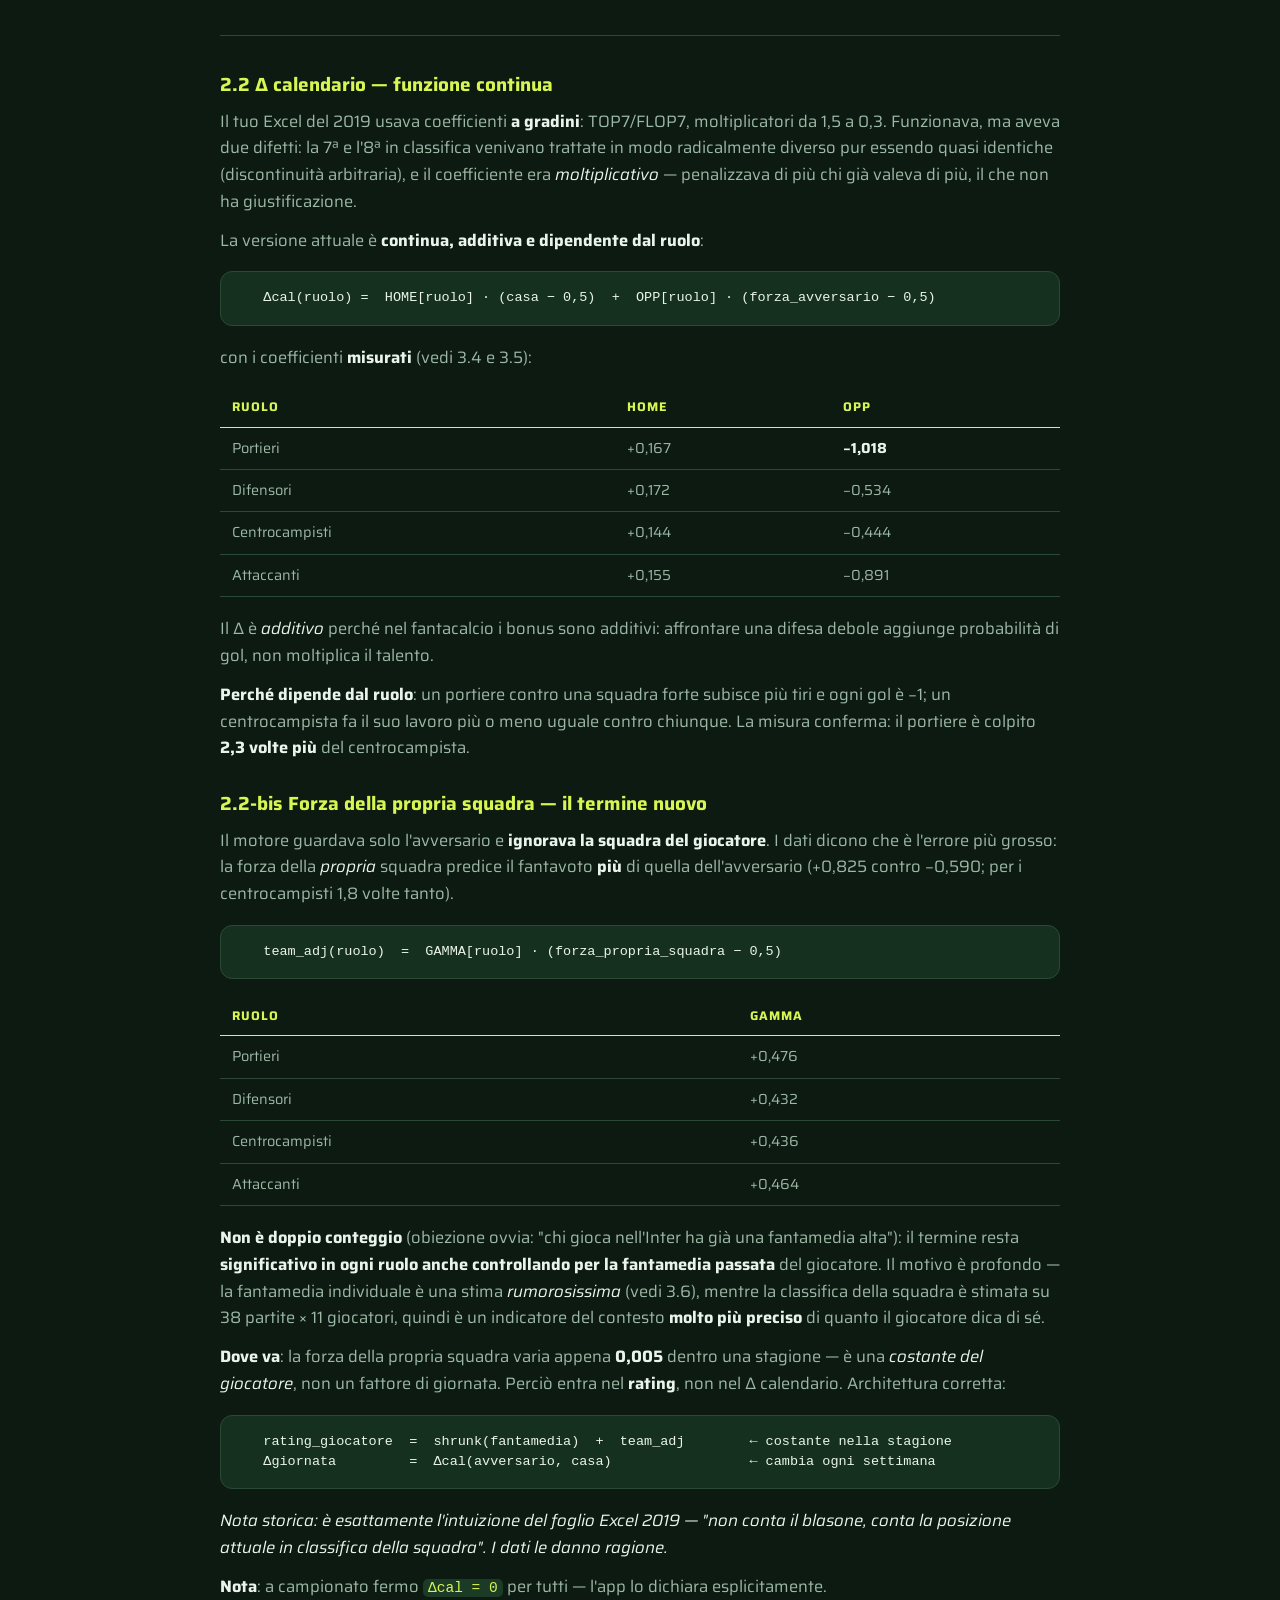
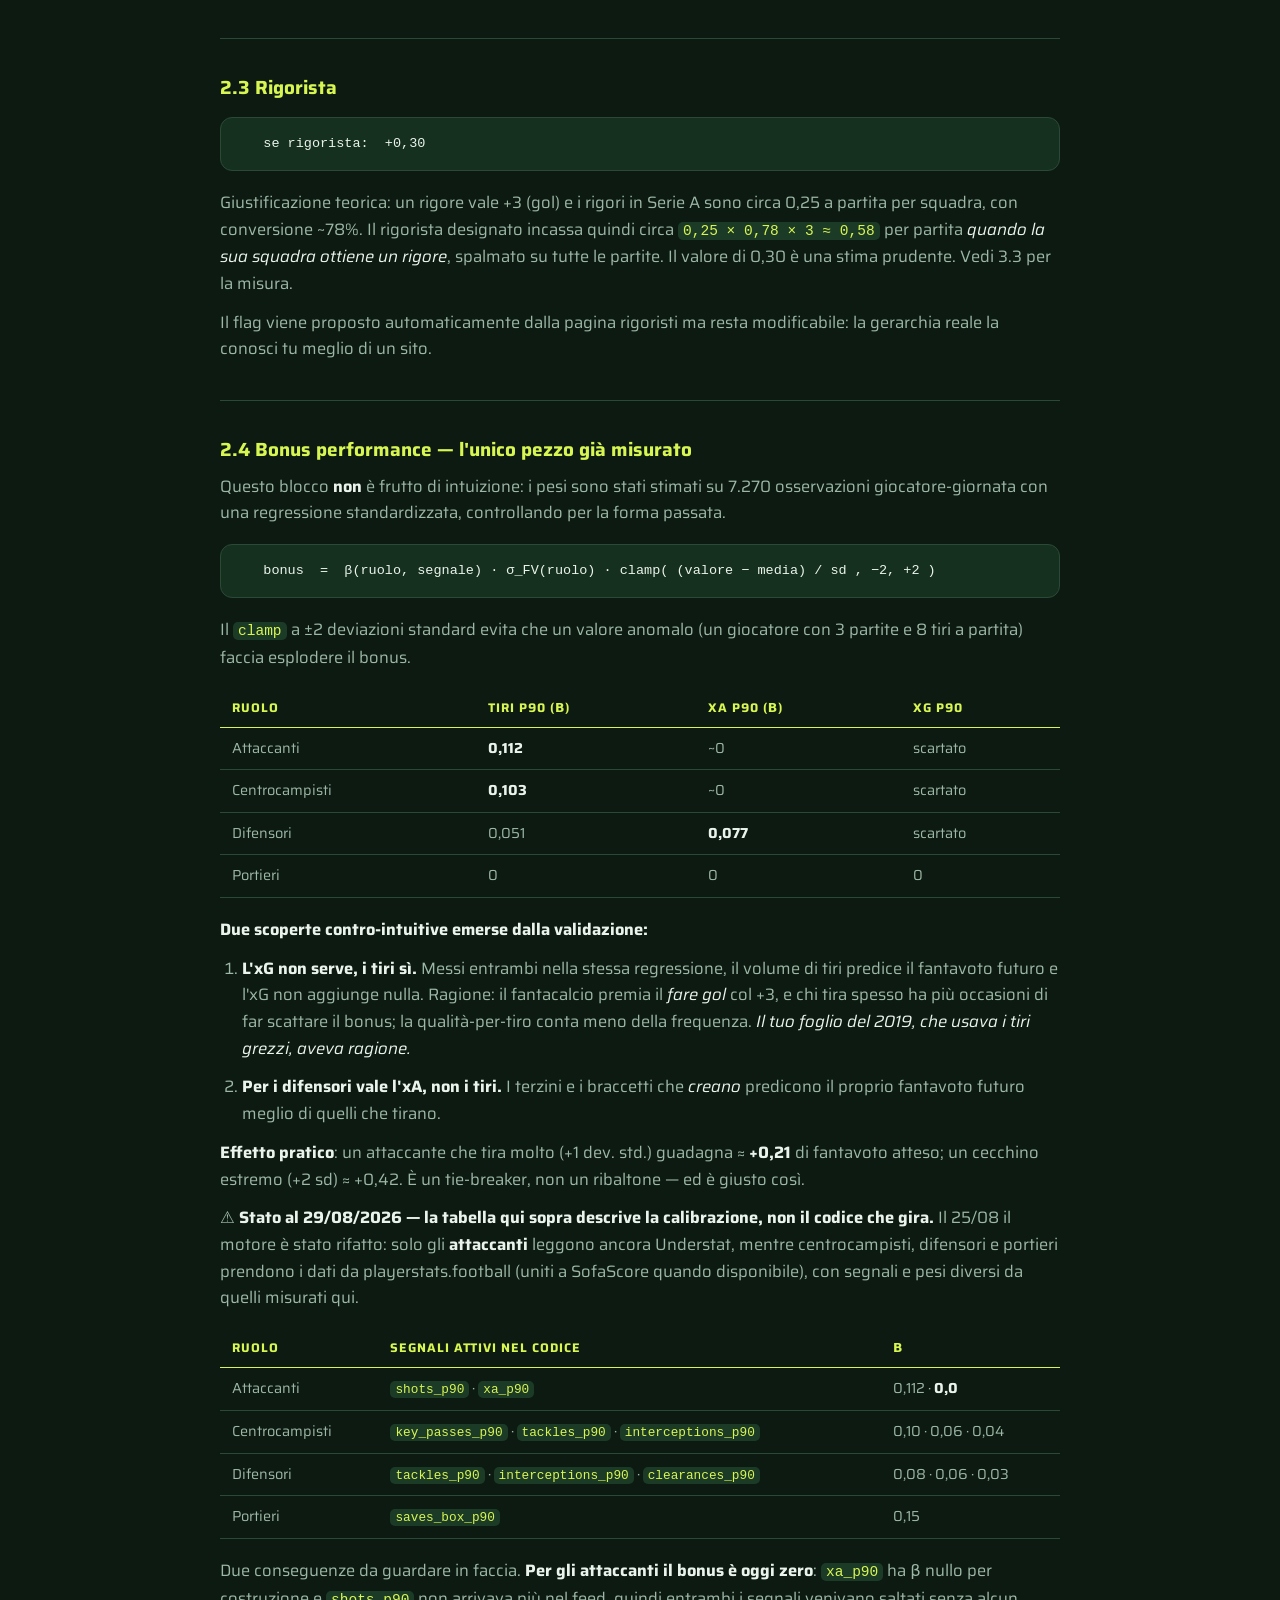
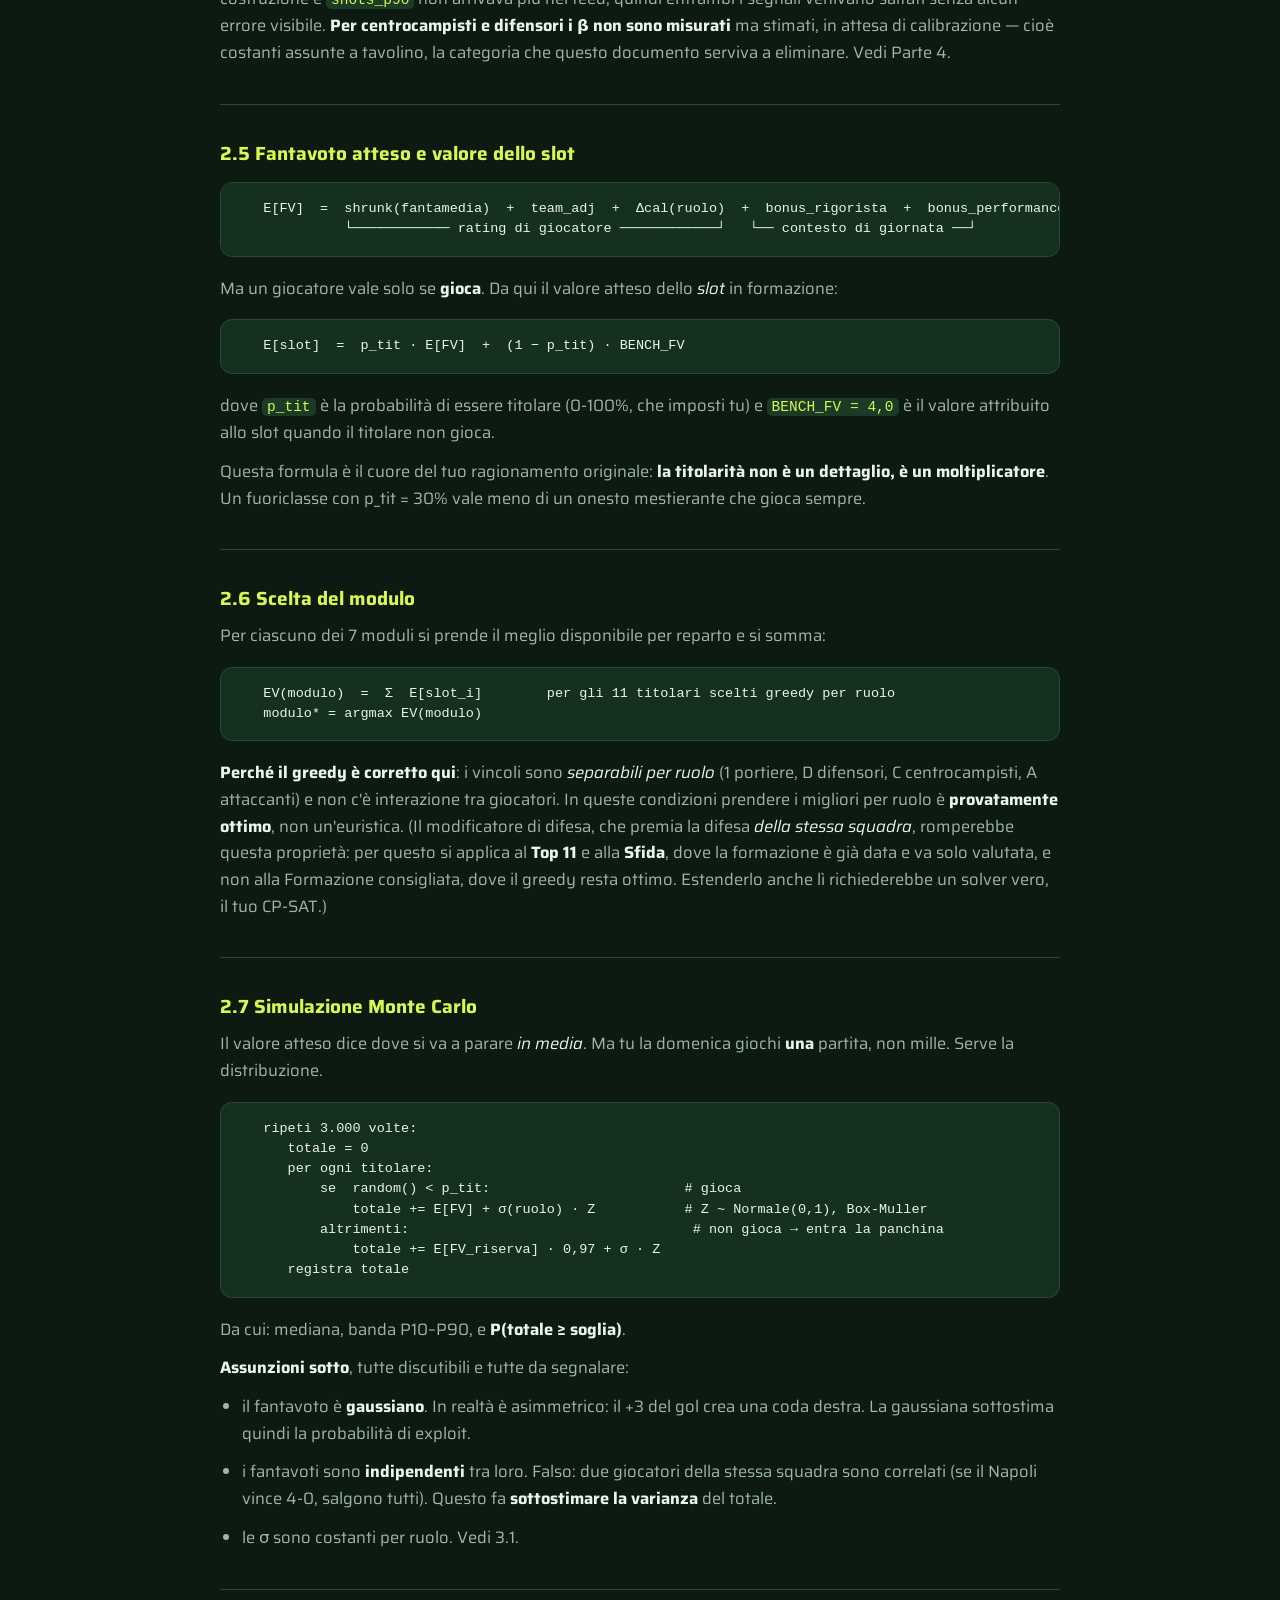
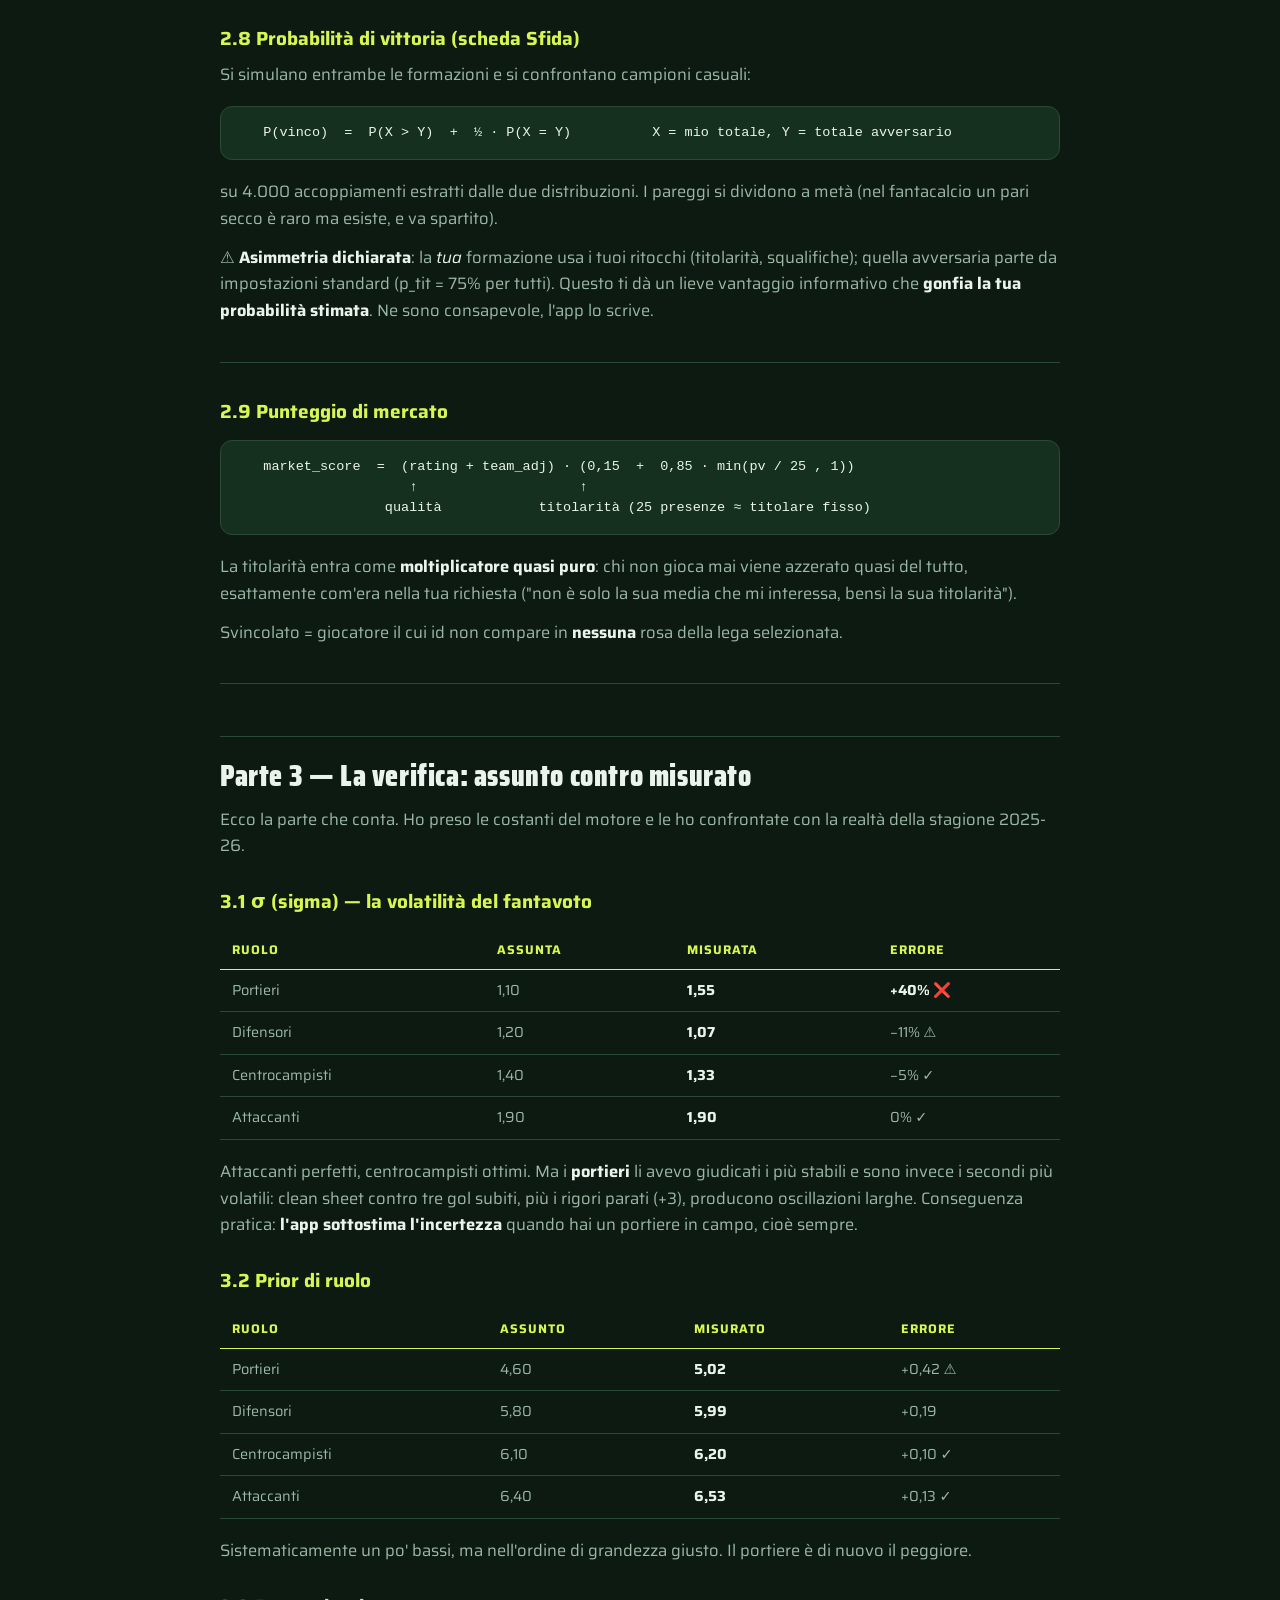
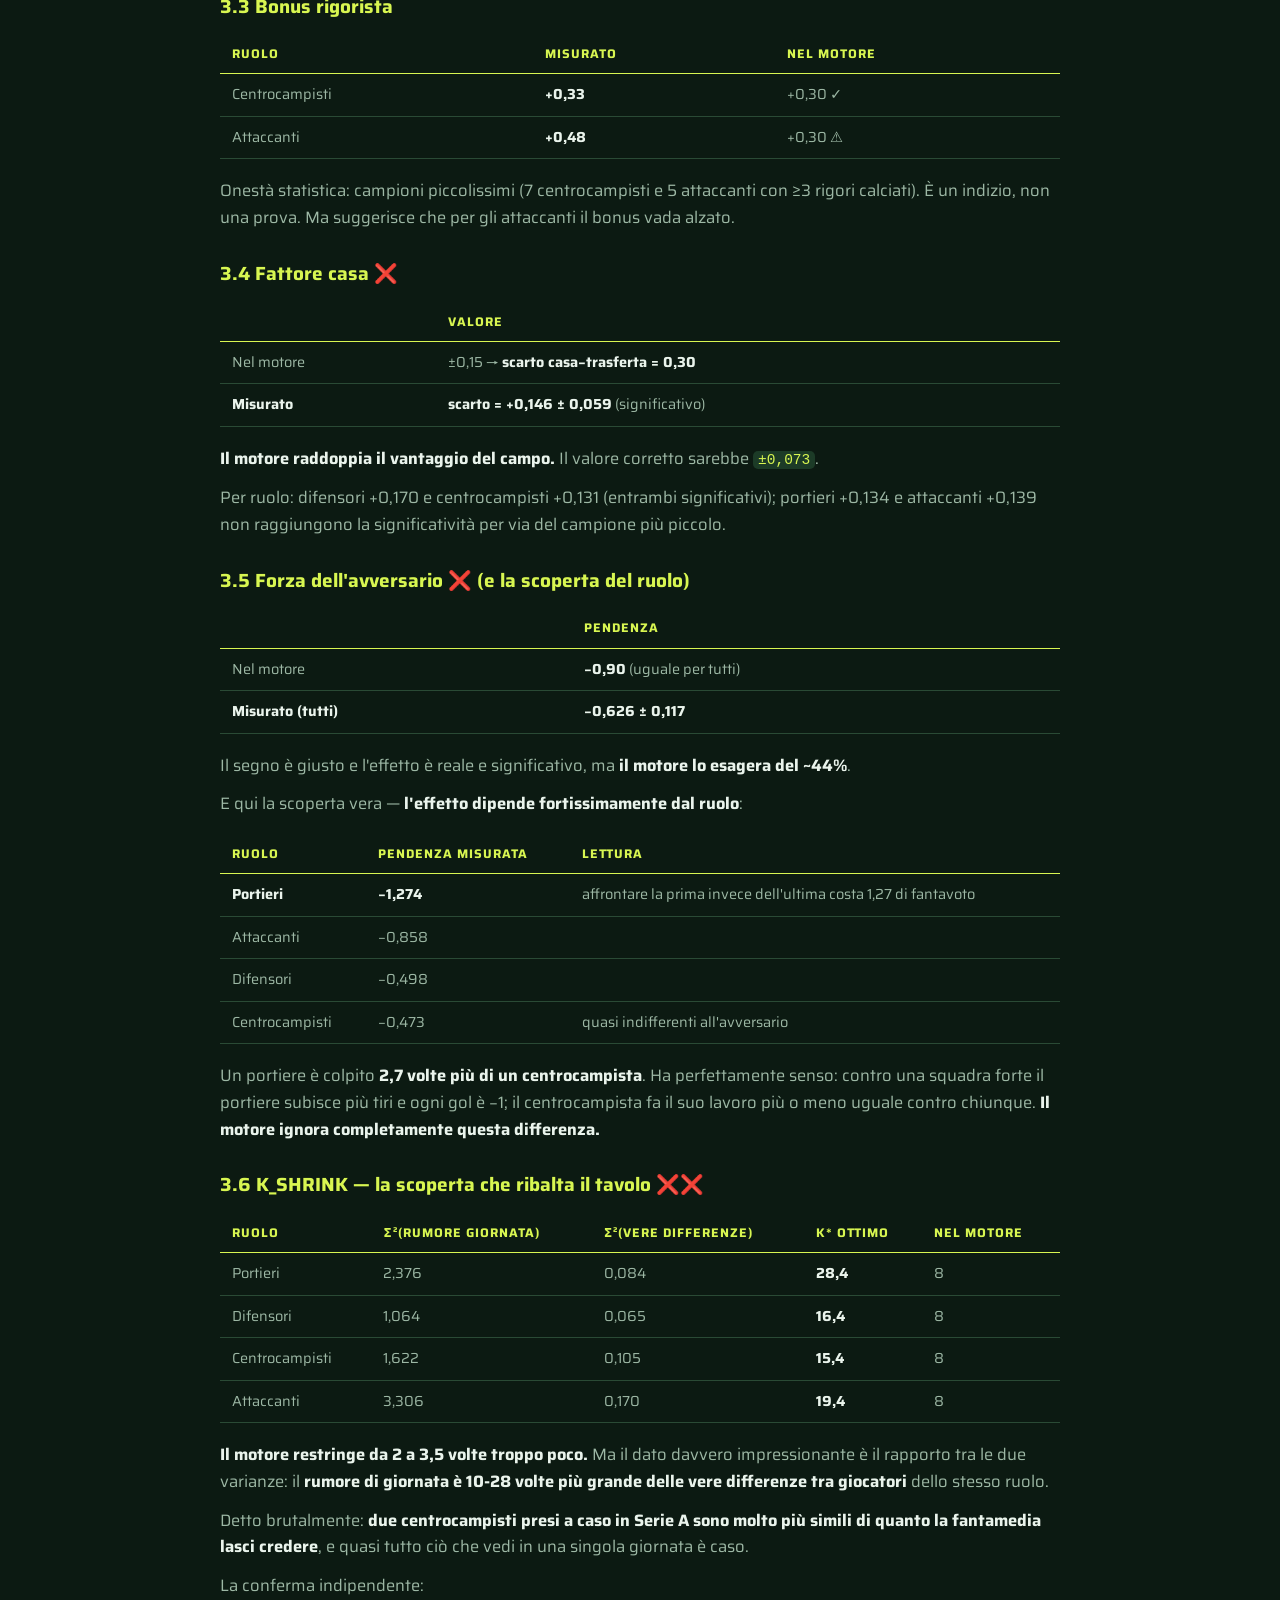
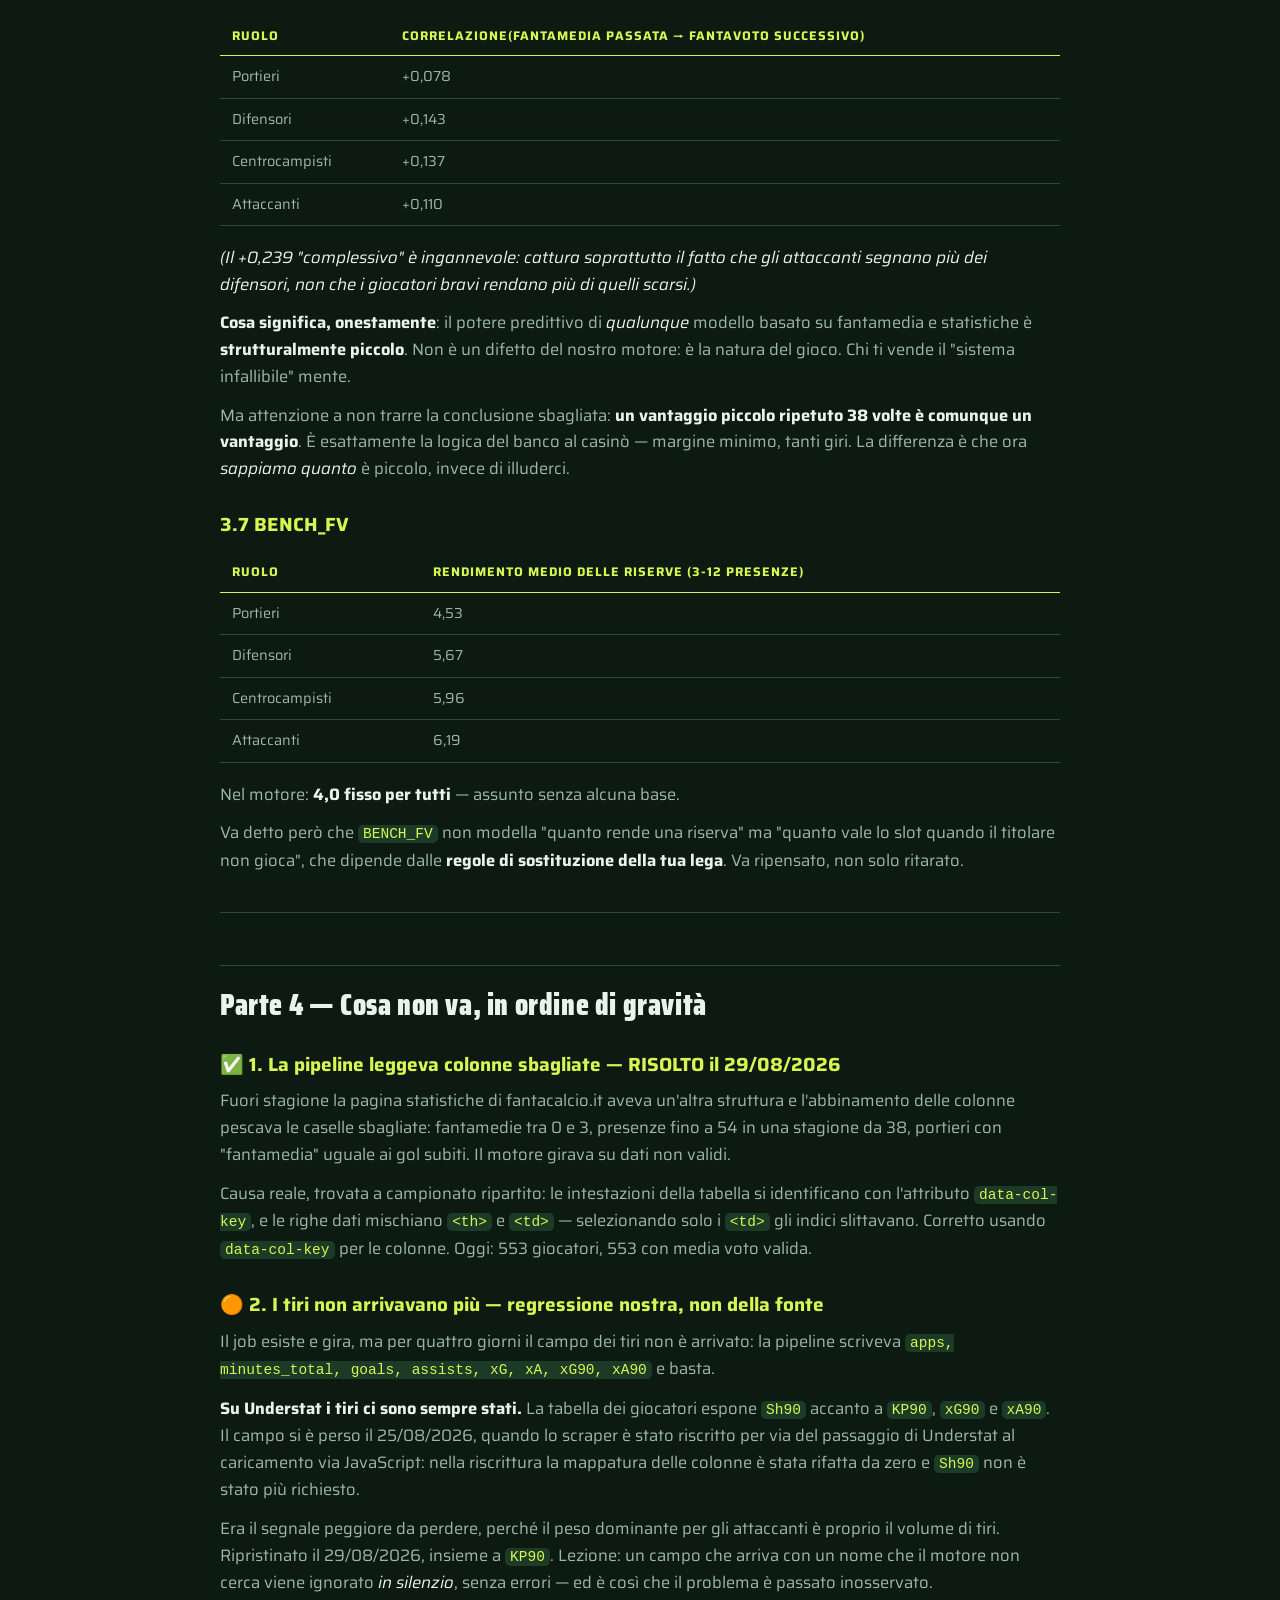
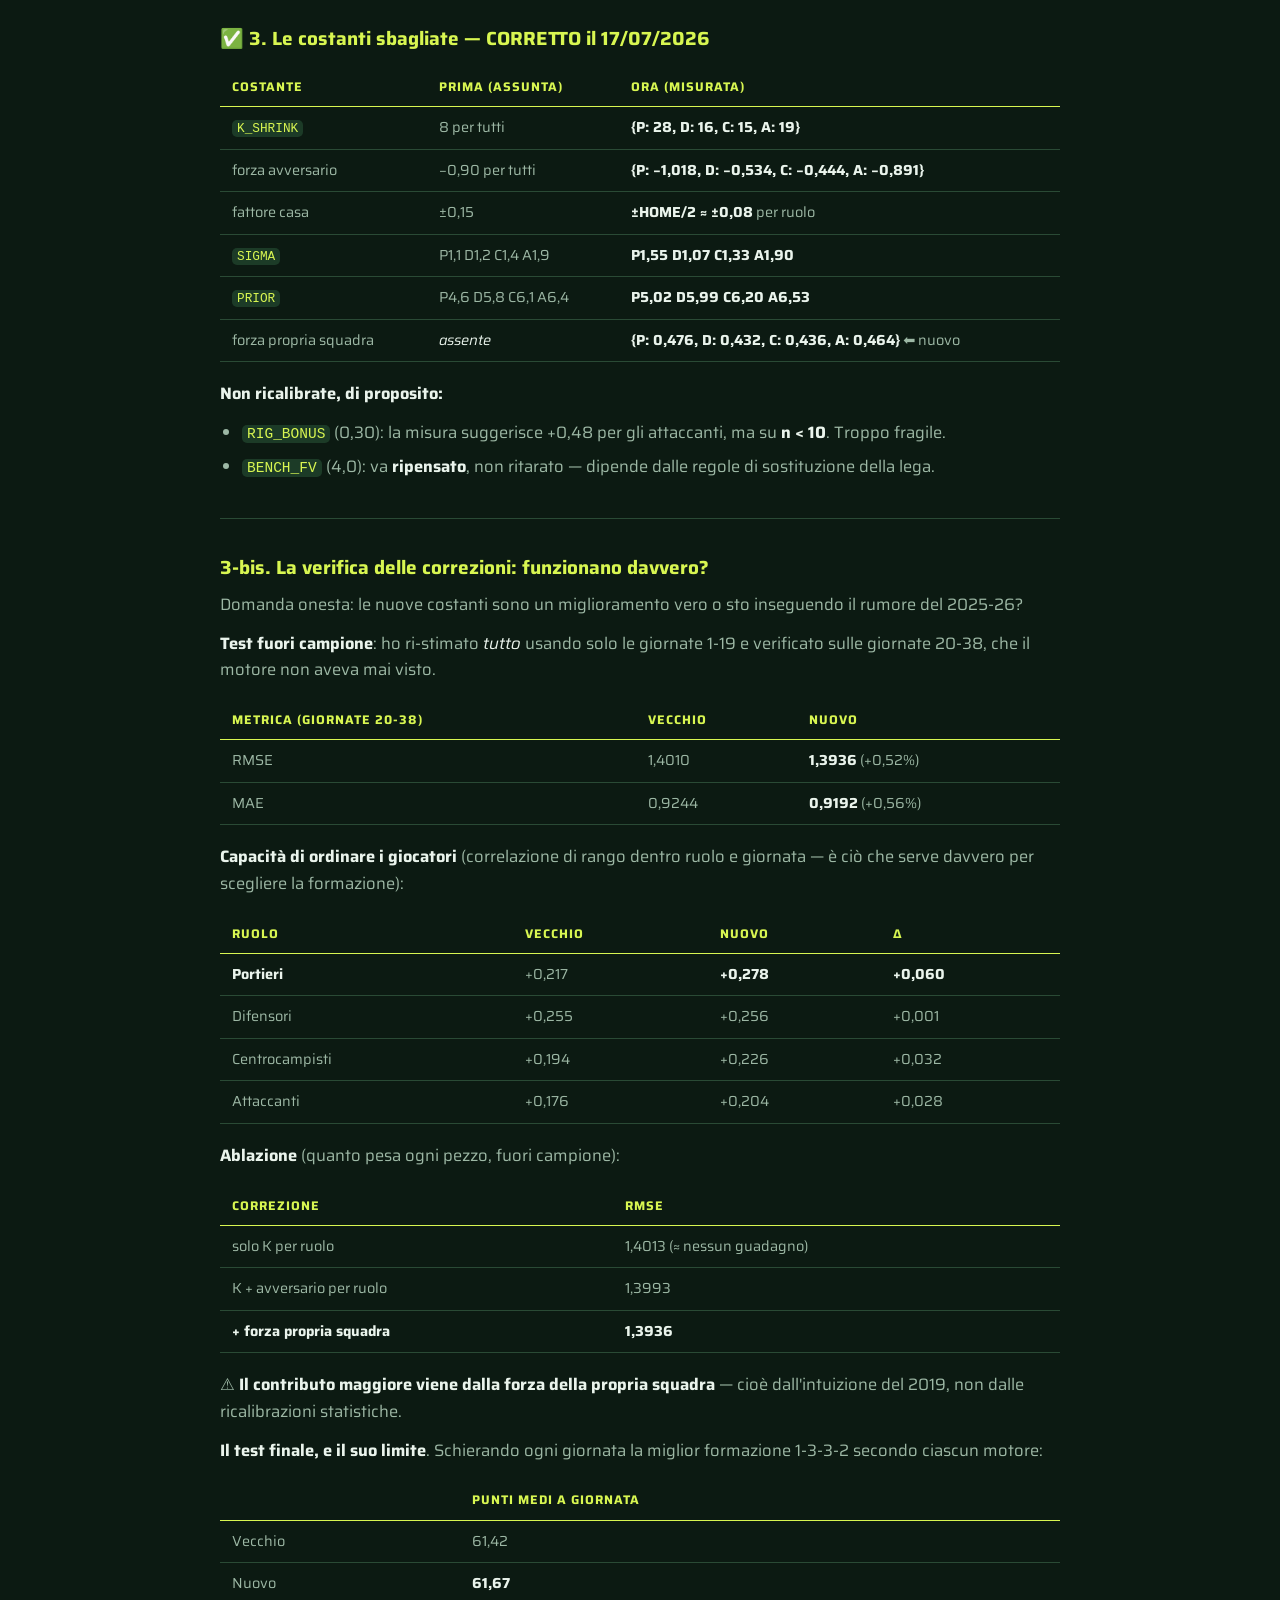
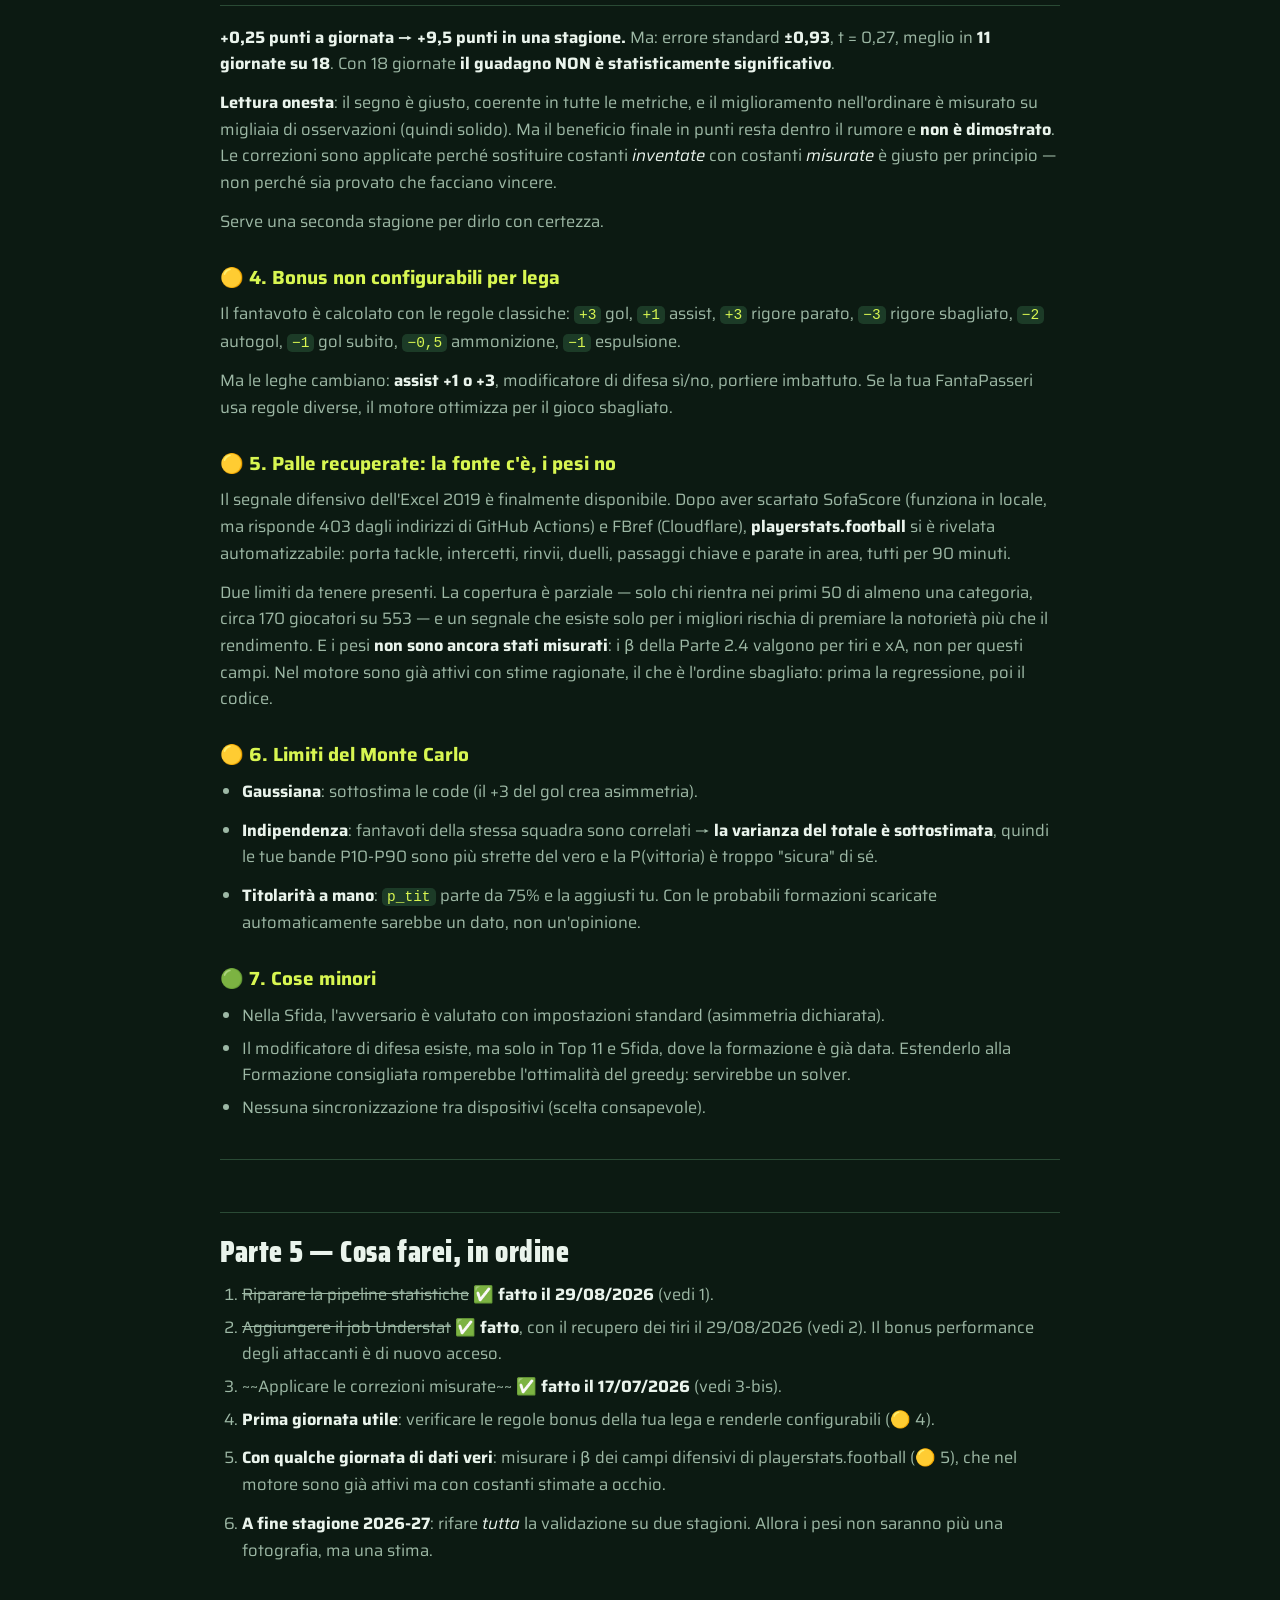
<file: fantalitico/metodo.html>
<!DOCTYPE html>
<html lang="it">
<head>
<meta charset="UTF-8">
<meta name="viewport" content="width=device-width, initial-scale=1">
<title>Manuale tecnico — Fantalitico</title>
<meta name="description" content="Tutte le formule del motore di Fantalitico, la teoria che le giustifica e il confronto tra costanti assunte e misurate sui dati reali della stagione.">
<link rel="canonical" href="https://datigrezzi.it/fantalitico/metodo.html">
<meta name="theme-color" content="#0C1A12">
<meta name="robots" content="index, follow">

<meta property="og:type" content="article">
<meta property="og:site_name" content="Fantalitico · datigrezzi">
<meta property="og:locale" content="it_IT">
<meta property="og:url" content="https://datigrezzi.it/fantalitico/metodo.html">
<meta property="og:title" content="Manuale tecnico — Fantalitico">
<meta property="og:description" content="Tutte le formule del motore di Fantalitico, la teoria che le giustifica e il confronto tra costanti assunte e misurate sui dati reali della stagione.">
<meta property="og:image" content="https://datigrezzi.it/fantalitico/anteprima.png">
<meta property="og:image:width" content="1200">
<meta property="og:image:height" content="630">
<meta name="twitter:card" content="summary_large_image">

<link rel="icon" href="../marchio/favicon.svg" type="image/svg+xml">
<link rel="stylesheet" href="caratteri.css">
<link rel="stylesheet" href="documenti.css">
</head>
<body>

<a class="salta" href="#contenuto">Vai al contenuto</a>

<header class="testata">
  <div class="wrap">
    <nav class="briciole" aria-label="Percorso">
      <a href="https://datigrezzi.it/">datigrezzi</a><span>/</span>
      <a href="./">Fantalitico</a><span>/</span>
      Manuale tecnico
    </nav>
    <img class="logo" src="../loghi/fantalitico-chiaro.png" width="1200" height="244" alt="Fantalitico">
    <span class="kicker">Il motore, formula per formula</span>
  </div>
</header>

<main class="wrap" id="contenuto">
  <nav class="indice" aria-label="Indice del documento">
    <h2>In questa pagina</h2>
    <ul>
<li><a href="#parte-1-architettura">Parte 1 — Architettura</a></li>
<li><a href="#parte-2-le-formule-una-per-una">Parte 2 — Le formule, una per una</a><ul>
<li><a href="#21-rating-base-shrinkage-bayesiano">2.1 Rating base — shrinkage bayesiano</a></li>
<li><a href="#22-calendario-funzione-continua">2.2 Δ calendario — funzione continua</a></li>
<li><a href="#22-bis-forza-della-propria-squadra-il-termine-nuovo">2.2-bis Forza della propria squadra — il termine nuovo</a></li>
<li><a href="#23-rigorista">2.3 Rigorista</a></li>
<li><a href="#24-bonus-performance-lunico-pezzo-gia-misurato">2.4 Bonus performance — l'unico pezzo già misurato</a></li>
<li><a href="#25-fantavoto-atteso-e-valore-dello-slot">2.5 Fantavoto atteso e valore dello slot</a></li>
<li><a href="#26-scelta-del-modulo">2.6 Scelta del modulo</a></li>
<li><a href="#27-simulazione-monte-carlo">2.7 Simulazione Monte Carlo</a></li>
<li><a href="#28-probabilita-di-vittoria-scheda-sfida">2.8 Probabilità di vittoria (scheda Sfida)</a></li>
<li><a href="#29-punteggio-di-mercato">2.9 Punteggio di mercato</a></li>
</ul>
</li>
<li><a href="#parte-3-la-verifica-assunto-contro-misurato">Parte 3 — La verifica: assunto contro misurato</a><ul>
<li><a href="#31-sigma-la-volatilita-del-fantavoto">3.1 σ (sigma) — la volatilità del fantavoto</a></li>
<li><a href="#32-prior-di-ruolo">3.2 Prior di ruolo</a></li>
<li><a href="#33-bonus-rigorista">3.3 Bonus rigorista</a></li>
<li><a href="#34-fattore-casa">3.4 Fattore casa ❌</a></li>
<li><a href="#35-forza-dellavversario-e-la-scoperta-del-ruolo">3.5 Forza dell'avversario ❌ (e la scoperta del ruolo)</a></li>
<li><a href="#36-k_shrink-la-scoperta-che-ribalta-il-tavolo">3.6 K_SHRINK — la scoperta che ribalta il tavolo ❌❌</a></li>
<li><a href="#37-bench_fv">3.7 BENCH_FV</a></li>
</ul>
</li>
<li><a href="#parte-4-cosa-non-va-in-ordine-di-gravita">Parte 4 — Cosa non va, in ordine di gravità</a><ul>
<li><a href="#1-la-pipeline-legge-colonne-sbagliate-bloccante">✅ 1. La pipeline leggeva colonne sbagliate — RISOLTO</a></li>
<li><a href="#2-il-feed-understat-non-esiste-bonus-performance-spento">🟠 2. I tiri non arrivavano più — regressione nostra</a></li>
<li><a href="#3-le-costanti-sbagliate-corretto-il-17072026">✅ 3. Le costanti sbagliate — CORRETTO il 17/07/2026</a></li>
<li><a href="#3-bis-la-verifica-delle-correzioni-funzionano-davvero">3-bis. La verifica delle correzioni: funzionano davvero?</a></li>
<li><a href="#4-bonus-non-configurabili-per-lega">🟡 4. Bonus non configurabili per lega</a></li>
<li><a href="#5-palle-recuperate-mancano-ancora">🟡 5. Palle recuperate: la fonte c'è, i pesi no</a></li>
<li><a href="#6-limiti-del-monte-carlo">🟡 6. Limiti del Monte Carlo</a></li>
<li><a href="#7-cose-minori">🟢 7. Cose minori</a></li>
</ul>
</li>
<li><a href="#parte-5-cosa-farei-in-ordine">Parte 5 — Cosa farei, in ordine</a></li>
<li><a href="#parte-6-una-conclusione-onesta">Parte 6 — Una conclusione onesta</a></li>
</ul>
  </nav>
  <div class="testo">
<h1 id="fantalitico-il-motore-in-dettaglio">Fantalitico — Il motore, in dettaglio</h1>
<p><em>Relazione tecnica · luglio 2026 · motore ricalibrato il 17/07/2026 · stato pipeline aggiornato il 29/08/2026</em></p>
<p>Questo documento descrive <strong>tutte</strong> le formule del motore, la teoria che le giustifica, e — la parte più
importante — il confronto tra le costanti che ho <strong>assunto a tavolino</strong> e quelle <strong>misurate</strong> sui dati veri
della stagione 2025-26 (10.504 fantavoti reali, 586 giocatori, 37 giornate).</p>
<p>Anticipo le conclusioni:</p>
<ol>
<li><strong>Tre costanti su sei erano sbagliate in modo misurabile</strong> — ora corrette (Parte 3).</li>
<li>Il motore <strong>ignorava la variabile più importante</strong>: la forza della squadra del giocatore. Ora c'è (2.2-bis).</li>
<li>Una misura mette in discussione un'assunzione di fondo dell'intero impianto (3.6).</li>
<li>Le correzioni migliorano tutte le metriche fuori campione, ma il guadagno finale <strong>non è ancora
   statisticamente dimostrato</strong> (3-bis). Lo scrivo perché è vero.</li>
</ol>
<hr />
<h2 id="parte-1-architettura">Parte 1 — Architettura</h2>
<p>Il sistema ha tre stadi indipendenti:</p>
<pre><code>[1] PIPELINE DATI          [2] MOTORE (in app)        [3] DECISIONI
    GitHub Actions             JavaScript locale          cosa vedi
    2 volte al giorno          gira sul telefono
    ↓                          ↓                          ↓
    players.json               rating giocatore           formazione ottima
    classifica.json      →     fantavoto atteso     →     distribuzione del punteggio
    calendario.json            simulazione                probabilità di vittoria
    rigoristi.json                                        spunti di mercato
    indisponibili.json
    understat.json             (xG/xA, tiri p90)
    playerstats.json           (tackle, intercetti, rinvii, parate)
    titolarita_reale.json      (consensus probabili formazioni)
    voti_storico.json          (voti reali giornata per giornata)
    prezzi_reali_asta.json     (prezzi medi pagati in asta)
</code></pre>
<p>Scelta progettuale di fondo: <strong>nessun server, nessun account</strong>. La pipeline produce file statici, l'app li
legge e calcola tutto sul telefono. Le tue rose vivono nella memoria locale del browser. Costo: zero.
Prezzo: nessuna sincronizzazione tra dispositivi.</p>
<hr />
<h2 id="parte-2-le-formule-una-per-una">Parte 2 — Le formule, una per una</h2>
<h3 id="21-rating-base-shrinkage-bayesiano">2.1 Rating base — shrinkage bayesiano</h3>
<p>Il problema: un attaccante con <strong>2 presenze e fantamedia 8,5</strong> è un fuoriclasse o un fortunato? La
fantamedia grezza dice "fuoriclasse". Il buon senso dice "aspetta".</p>
<p>La soluzione formale è lo <strong>shrinkage</strong> (restringimento verso la media), che nasce dal lavoro di
James e Stein (1961) e ha una lettura bayesiana naturale: la fantamedia osservata viene mescolata
con un <em>prior</em> di ruolo, pesando i due termini per quanta evidenza abbiamo.</p>
<pre><code>                pv · FM  +  K · prior(ruolo)
   rating  =  ───────────────────────────────
                      pv  +  K
</code></pre>
<p>dove <code>pv</code> = presenze, <code>FM</code> = fantamedia stagionale, <code>K</code> = forza dello shrinkage.</p>
<p><strong>Lettura intuitiva</strong>: è come se ogni giocatore partisse con <code>K</code> "partite fantasma" giocate esattamente
alla media del suo ruolo. Con poche presenze reali, quelle fantasma dominano e il giudizio resta prudente;
con 30 presenze, i dati veri prendono il sopravvento.</p>
<p><strong>Costanti attuali (ricalibrate il 17/07/2026)</strong>: <code>K = {P: 28, D: 16, C: 15, A: 19}</code>,
<code>prior = {P: 5.02, D: 5.99, C: 6.20, A: 6.53}</code> — tutte <strong>misurate</strong>, non più assunte.</p>
<p>Il valore teoricamente ottimo di K (Bayes empirico) è:</p>
<pre><code>   K*  =  σ²(rumore di giornata)  /  σ²(vera differenza tra giocatori)
</code></pre>
<p>Cioè: <strong>quanto più il fantavoto di giornata è rumoroso rispetto alle vere differenze tra giocatori, tanto
più bisogna restringere</strong>. Vedi Parte 3.6 per la misura — è la scoperta più importante del documento.</p>
<hr />
<h3 id="22-calendario-funzione-continua">2.2 Δ calendario — funzione continua</h3>
<p>Il tuo Excel del 2019 usava coefficienti <strong>a gradini</strong>: TOP7/FLOP7, moltiplicatori da 1,5 a 0,3. Funzionava,
ma aveva due difetti: la 7ª e l'8ª in classifica venivano trattate in modo radicalmente diverso pur essendo
quasi identiche (discontinuità arbitraria), e il coefficiente era <em>moltiplicativo</em> — penalizzava di più chi
già valeva di più, il che non ha giustificazione.</p>
<p>La versione attuale è <strong>continua, additiva e dipendente dal ruolo</strong>:</p>
<pre><code>   Δcal(ruolo) =  HOME[ruolo] · (casa − 0,5)  +  OPP[ruolo] · (forza_avversario − 0,5)
</code></pre>
<p>con i coefficienti <strong>misurati</strong> (vedi 3.4 e 3.5):</p>
<div class="tabella"><table>
<thead>
<tr>
<th>Ruolo</th>
<th>HOME</th>
<th>OPP</th>
</tr>
</thead>
<tbody>
<tr>
<td>Portieri</td>
<td>+0,167</td>
<td><strong>−1,018</strong></td>
</tr>
<tr>
<td>Difensori</td>
<td>+0,172</td>
<td>−0,534</td>
</tr>
<tr>
<td>Centrocampisti</td>
<td>+0,144</td>
<td>−0,444</td>
</tr>
<tr>
<td>Attaccanti</td>
<td>+0,155</td>
<td>−0,891</td>
</tr>
</tbody>
</table></div>
<p>Il Δ è <em>additivo</em> perché nel fantacalcio i bonus sono additivi: affrontare una difesa debole aggiunge
probabilità di gol, non moltiplica il talento.</p>
<p><strong>Perché dipende dal ruolo</strong>: un portiere contro una squadra forte subisce più tiri e ogni gol è −1;
un centrocampista fa il suo lavoro più o meno uguale contro chiunque. La misura conferma:
il portiere è colpito <strong>2,3 volte più</strong> del centrocampista.</p>
<h3 id="22-bis-forza-della-propria-squadra-il-termine-nuovo">2.2-bis Forza della propria squadra — il termine nuovo</h3>
<p>Il motore guardava solo l'avversario e <strong>ignorava la squadra del giocatore</strong>. I dati dicono che è
l'errore più grosso: la forza della <em>propria</em> squadra predice il fantavoto <strong>più</strong> di quella
dell'avversario (+0,825 contro −0,590; per i centrocampisti 1,8 volte tanto).</p>
<pre><code>   team_adj(ruolo)  =  GAMMA[ruolo] · (forza_propria_squadra − 0,5)
</code></pre>
<div class="tabella"><table>
<thead>
<tr>
<th>Ruolo</th>
<th>GAMMA</th>
</tr>
</thead>
<tbody>
<tr>
<td>Portieri</td>
<td>+0,476</td>
</tr>
<tr>
<td>Difensori</td>
<td>+0,432</td>
</tr>
<tr>
<td>Centrocampisti</td>
<td>+0,436</td>
</tr>
<tr>
<td>Attaccanti</td>
<td>+0,464</td>
</tr>
</tbody>
</table></div>
<p><strong>Non è doppio conteggio</strong> (obiezione ovvia: "chi gioca nell'Inter ha già una fantamedia alta"):
il termine resta <strong>significativo in ogni ruolo anche controllando per la fantamedia passata</strong>
del giocatore. Il motivo è profondo — la fantamedia individuale è una stima <em>rumorosissima</em>
(vedi 3.6), mentre la classifica della squadra è stimata su 38 partite × 11 giocatori, quindi è
un indicatore del contesto <strong>molto più preciso</strong> di quanto il giocatore dica di sé.</p>
<p><strong>Dove va</strong>: la forza della propria squadra varia appena <strong>0,005</strong> dentro una stagione — è una
<em>costante del giocatore</em>, non un fattore di giornata. Perciò entra nel <strong>rating</strong>, non nel Δ
calendario. Architettura corretta:</p>
<pre><code>   rating_giocatore  =  shrunk(fantamedia)  +  team_adj        ← costante nella stagione
   Δgiornata         =  Δcal(avversario, casa)                 ← cambia ogni settimana
</code></pre>
<p><em>Nota storica: è esattamente l'intuizione del foglio Excel 2019 — "non conta il blasone, conta
la posizione attuale in classifica della squadra". I dati le danno ragione.</em></p>
<p><strong>Nota</strong>: a campionato fermo <code>Δcal = 0</code> per tutti — l'app lo dichiara esplicitamente.</p>
<hr />
<h3 id="23-rigorista">2.3 Rigorista</h3>
<pre><code>   se rigorista:  +0,30
</code></pre>
<p>Giustificazione teorica: un rigore vale +3 (gol) e i rigori in Serie A sono circa 0,25 a partita per squadra,
con conversione ~78%. Il rigorista designato incassa quindi circa <code>0,25 × 0,78 × 3 ≈ 0,58</code> per partita
<em>quando la sua squadra ottiene un rigore</em>, spalmato su tutte le partite. Il valore di 0,30 è una stima
prudente. Vedi 3.3 per la misura.</p>
<p>Il flag viene proposto automaticamente dalla pagina rigoristi ma resta modificabile: la gerarchia reale
la conosci tu meglio di un sito.</p>
<hr />
<h3 id="24-bonus-performance-lunico-pezzo-gia-misurato">2.4 Bonus performance — l'unico pezzo già misurato</h3>
<p>Questo blocco <strong>non</strong> è frutto di intuizione: i pesi sono stati stimati su 7.270 osservazioni
giocatore-giornata con una regressione standardizzata, controllando per la forma passata.</p>
<pre><code>   bonus  =  β(ruolo, segnale) · σ_FV(ruolo) · clamp( (valore − media) / sd , −2, +2 )
</code></pre>
<p>Il <code>clamp</code> a ±2 deviazioni standard evita che un valore anomalo (un giocatore con 3 partite e 8 tiri a
partita) faccia esplodere il bonus.</p>
<div class="tabella"><table>
<thead>
<tr>
<th>Ruolo</th>
<th>Tiri p90 (β)</th>
<th>xA p90 (β)</th>
<th>xG p90</th>
</tr>
</thead>
<tbody>
<tr>
<td>Attaccanti</td>
<td><strong>0,112</strong></td>
<td>~0</td>
<td>scartato</td>
</tr>
<tr>
<td>Centrocampisti</td>
<td><strong>0,103</strong></td>
<td>~0</td>
<td>scartato</td>
</tr>
<tr>
<td>Difensori</td>
<td>0,051</td>
<td><strong>0,077</strong></td>
<td>scartato</td>
</tr>
<tr>
<td>Portieri</td>
<td>0</td>
<td>0</td>
<td>0</td>
</tr>
</tbody>
</table></div>
<p><strong>Due scoperte contro-intuitive emerse dalla validazione:</strong></p>
<ol>
<li>
<p><strong>L'xG non serve, i tiri sì.</strong> Messi entrambi nella stessa regressione, il volume di tiri predice il
   fantavoto futuro e l'xG non aggiunge nulla. Ragione: il fantacalcio premia il <em>fare gol</em> col +3, e chi
   tira spesso ha più occasioni di far scattare il bonus; la qualità-per-tiro conta meno della frequenza.
   <em>Il tuo foglio del 2019, che usava i tiri grezzi, aveva ragione.</em></p>
</li>
<li>
<p><strong>Per i difensori vale l'xA, non i tiri.</strong> I terzini e i braccetti che <em>creano</em> predicono il proprio
   fantavoto futuro meglio di quelli che tirano.</p>
</li>
</ol>
<p><strong>Effetto pratico</strong>: un attaccante che tira molto (+1 dev. std.) guadagna ≈ <strong>+0,21</strong> di fantavoto atteso;
un cecchino estremo (+2 sd) ≈ +0,42. È un tie-breaker, non un ribaltone — ed è giusto così.</p>
<p>⚠️ <strong>Stato al 29/08/2026 — la tabella qui sopra descrive la calibrazione, non il codice che gira.</strong>
Il 25/08 il motore è stato rifatto: solo gli <strong>attaccanti</strong> leggono ancora Understat, mentre centrocampisti,
difensori e portieri prendono i dati da playerstats.football (uniti a SofaScore quando disponibile), con
segnali e pesi diversi da quelli misurati qui.</p>
<div class="tabella"><table>
<thead><tr><th>Ruolo</th><th>Segnali attivi nel codice</th><th>β</th></tr></thead>
<tbody>
<tr><td>Attaccanti</td><td><code>shots_p90</code> · <code>xa_p90</code></td><td>0,112 · <strong>0,0</strong></td></tr>
<tr><td>Centrocampisti</td><td><code>key_passes_p90</code> · <code>tackles_p90</code> · <code>interceptions_p90</code></td><td>0,10 · 0,06 · 0,04</td></tr>
<tr><td>Difensori</td><td><code>tackles_p90</code> · <code>interceptions_p90</code> · <code>clearances_p90</code></td><td>0,08 · 0,06 · 0,03</td></tr>
<tr><td>Portieri</td><td><code>saves_box_p90</code></td><td>0,15</td></tr>
</tbody></table></div>
<p>Due conseguenze da guardare in faccia. <strong>Per gli attaccanti il bonus è oggi zero</strong>: <code>xa_p90</code> ha β nullo
per costruzione e <code>shots_p90</code> non arrivava più nel feed, quindi entrambi i segnali venivano saltati senza
alcun errore visibile. <strong>Per centrocampisti e difensori i β non sono misurati</strong> ma stimati, in attesa di
calibrazione — cioè costanti assunte a tavolino, la categoria che questo documento serviva a eliminare.
Vedi Parte 4.</p>
<hr />
<h3 id="25-fantavoto-atteso-e-valore-dello-slot">2.5 Fantavoto atteso e valore dello slot</h3>
<pre><code>   E[FV]  =  shrunk(fantamedia)  +  team_adj  +  Δcal(ruolo)  +  bonus_rigorista  +  bonus_performance
             └──────────── rating di giocatore ────────────┘   └── contesto di giornata ──┘
</code></pre>
<p>Ma un giocatore vale solo se <strong>gioca</strong>. Da qui il valore atteso dello <em>slot</em> in formazione:</p>
<pre><code>   E[slot]  =  p_tit · E[FV]  +  (1 − p_tit) · BENCH_FV
</code></pre>
<p>dove <code>p_tit</code> è la probabilità di essere titolare (0-100%, che imposti tu) e <code>BENCH_FV = 4,0</code> è il valore
attribuito allo slot quando il titolare non gioca.</p>
<p>Questa formula è il cuore del tuo ragionamento originale: <strong>la titolarità non è un dettaglio, è un
moltiplicatore</strong>. Un fuoriclasse con p_tit = 30% vale meno di un onesto mestierante che gioca sempre.</p>
<hr />
<h3 id="26-scelta-del-modulo">2.6 Scelta del modulo</h3>
<p>Per ciascuno dei 7 moduli si prende il meglio disponibile per reparto e si somma:</p>
<pre><code>   EV(modulo)  =  Σ  E[slot_i]        per gli 11 titolari scelti greedy per ruolo
   modulo* = argmax EV(modulo)
</code></pre>
<p><strong>Perché il greedy è corretto qui</strong>: i vincoli sono <em>separabili per ruolo</em> (1 portiere, D difensori,
C centrocampisti, A attaccanti) e non c'è interazione tra giocatori. In queste condizioni prendere i
migliori per ruolo è <strong>provatamente ottimo</strong>, non un'euristica. (Il modificatore di difesa, che premia la difesa <em>della stessa squadra</em>,
romperebbe questa proprietà: per questo si applica al <strong>Top 11</strong> e alla <strong>Sfida</strong>, dove la formazione è già
data e va solo valutata, e non alla Formazione consigliata, dove il greedy resta ottimo. Estenderlo anche lì
richiederebbe un solver vero, il tuo CP-SAT.)</p>
<hr />
<h3 id="27-simulazione-monte-carlo">2.7 Simulazione Monte Carlo</h3>
<p>Il valore atteso dice dove si va a parare <em>in media</em>. Ma tu la domenica giochi <strong>una</strong> partita, non mille.
Serve la distribuzione.</p>
<pre><code>   ripeti 3.000 volte:
      totale = 0
      per ogni titolare:
          se  random() &lt; p_tit:                        # gioca
              totale += E[FV] + σ(ruolo) · Z           # Z ~ Normale(0,1), Box-Muller
          altrimenti:                                   # non gioca → entra la panchina
              totale += E[FV_riserva] · 0,97 + σ · Z
      registra totale
</code></pre>
<p>Da cui: mediana, banda P10–P90, e <strong>P(totale ≥ soglia)</strong>.</p>
<p><strong>Assunzioni sotto</strong>, tutte discutibili e tutte da segnalare:</p>
<ul>
<li>
<p>il fantavoto è <strong>gaussiano</strong>. In realtà è asimmetrico: il +3 del gol crea una coda destra. La gaussiana
  sottostima quindi la probabilità di exploit.</p>
</li>
<li>
<p>i fantavoti sono <strong>indipendenti</strong> tra loro. Falso: due giocatori della stessa squadra sono correlati
  (se il Napoli vince 4-0, salgono tutti). Questo fa <strong>sottostimare la varianza</strong> del totale.</p>
</li>
<li>
<p>le σ sono costanti per ruolo. Vedi 3.1.</p>
</li>
</ul>
<hr />
<h3 id="28-probabilita-di-vittoria-scheda-sfida">2.8 Probabilità di vittoria (scheda Sfida)</h3>
<p>Si simulano entrambe le formazioni e si confrontano campioni casuali:</p>
<pre><code>   P(vinco)  =  P(X &gt; Y)  +  ½ · P(X = Y)          X = mio totale, Y = totale avversario
</code></pre>
<p>su 4.000 accoppiamenti estratti dalle due distribuzioni. I pareggi si dividono a metà (nel fantacalcio
un pari secco è raro ma esiste, e va spartito).</p>
<p>⚠️ <strong>Asimmetria dichiarata</strong>: la <em>tua</em> formazione usa i tuoi ritocchi (titolarità, squalifiche); quella
avversaria parte da impostazioni standard (p_tit = 75% per tutti). Questo ti dà un lieve vantaggio
informativo che <strong>gonfia la tua probabilità stimata</strong>. Ne sono consapevole, l'app lo scrive.</p>
<hr />
<h3 id="29-punteggio-di-mercato">2.9 Punteggio di mercato</h3>
<pre><code>   market_score  =  (rating + team_adj) · (0,15  +  0,85 · min(pv / 25 , 1))
                     ↑                    ↑
                  qualità            titolarità (25 presenze ≈ titolare fisso)
</code></pre>
<p>La titolarità entra come <strong>moltiplicatore quasi puro</strong>: chi non gioca mai viene azzerato quasi del tutto,
esattamente com'era nella tua richiesta ("non è solo la sua media che mi interessa, bensì la sua titolarità").</p>
<p>Svincolato = giocatore il cui id non compare in <strong>nessuna</strong> rosa della lega selezionata.</p>
<hr />
<h2 id="parte-3-la-verifica-assunto-contro-misurato">Parte 3 — La verifica: assunto contro misurato</h2>
<p>Ecco la parte che conta. Ho preso le costanti del motore e le ho confrontate con la realtà della
stagione 2025-26.</p>
<h3 id="31-sigma-la-volatilita-del-fantavoto">3.1 σ (sigma) — la volatilità del fantavoto</h3>
<div class="tabella"><table>
<thead>
<tr>
<th>Ruolo</th>
<th>Assunta</th>
<th><strong>Misurata</strong></th>
<th>Errore</th>
</tr>
</thead>
<tbody>
<tr>
<td>Portieri</td>
<td>1,10</td>
<td><strong>1,55</strong></td>
<td><strong>+40%</strong> ❌</td>
</tr>
<tr>
<td>Difensori</td>
<td>1,20</td>
<td><strong>1,07</strong></td>
<td>−11% ⚠️</td>
</tr>
<tr>
<td>Centrocampisti</td>
<td>1,40</td>
<td><strong>1,33</strong></td>
<td>−5% ✓</td>
</tr>
<tr>
<td>Attaccanti</td>
<td>1,90</td>
<td><strong>1,90</strong></td>
<td>0% ✓</td>
</tr>
</tbody>
</table></div>
<p>Attaccanti perfetti, centrocampisti ottimi. Ma i <strong>portieri</strong> li avevo giudicati i più stabili e sono invece
i secondi più volatili: clean sheet contro tre gol subiti, più i rigori parati (+3), producono oscillazioni
larghe. Conseguenza pratica: <strong>l'app sottostima l'incertezza</strong> quando hai un portiere in campo, cioè sempre.</p>
<h3 id="32-prior-di-ruolo">3.2 Prior di ruolo</h3>
<div class="tabella"><table>
<thead>
<tr>
<th>Ruolo</th>
<th>Assunto</th>
<th><strong>Misurato</strong></th>
<th>Errore</th>
</tr>
</thead>
<tbody>
<tr>
<td>Portieri</td>
<td>4,60</td>
<td><strong>5,02</strong></td>
<td>+0,42 ⚠️</td>
</tr>
<tr>
<td>Difensori</td>
<td>5,80</td>
<td><strong>5,99</strong></td>
<td>+0,19</td>
</tr>
<tr>
<td>Centrocampisti</td>
<td>6,10</td>
<td><strong>6,20</strong></td>
<td>+0,10 ✓</td>
</tr>
<tr>
<td>Attaccanti</td>
<td>6,40</td>
<td><strong>6,53</strong></td>
<td>+0,13 ✓</td>
</tr>
</tbody>
</table></div>
<p>Sistematicamente un po' bassi, ma nell'ordine di grandezza giusto. Il portiere è di nuovo il peggiore.</p>
<h3 id="33-bonus-rigorista">3.3 Bonus rigorista</h3>
<div class="tabella"><table>
<thead>
<tr>
<th>Ruolo</th>
<th>Misurato</th>
<th>Nel motore</th>
</tr>
</thead>
<tbody>
<tr>
<td>Centrocampisti</td>
<td><strong>+0,33</strong></td>
<td>+0,30 ✓</td>
</tr>
<tr>
<td>Attaccanti</td>
<td><strong>+0,48</strong></td>
<td>+0,30 ⚠️</td>
</tr>
</tbody>
</table></div>
<p>Onestà statistica: campioni piccolissimi (7 centrocampisti e 5 attaccanti con ≥3 rigori calciati). È un
indizio, non una prova. Ma suggerisce che per gli attaccanti il bonus vada alzato.</p>
<h3 id="34-fattore-casa">3.4 Fattore casa ❌</h3>
<div class="tabella"><table>
<thead>
<tr>
<th></th>
<th>Valore</th>
</tr>
</thead>
<tbody>
<tr>
<td>Nel motore</td>
<td>±0,15 → <strong>scarto casa−trasferta = 0,30</strong></td>
</tr>
<tr>
<td><strong>Misurato</strong></td>
<td><strong>scarto = +0,146 ± 0,059</strong> (significativo)</td>
</tr>
</tbody>
</table></div>
<p><strong>Il motore raddoppia il vantaggio del campo.</strong> Il valore corretto sarebbe <code>±0,073</code>.</p>
<p>Per ruolo: difensori +0,170 e centrocampisti +0,131 (entrambi significativi); portieri +0,134 e
attaccanti +0,139 non raggiungono la significatività per via del campione più piccolo.</p>
<h3 id="35-forza-dellavversario-e-la-scoperta-del-ruolo">3.5 Forza dell'avversario ❌ (e la scoperta del ruolo)</h3>
<div class="tabella"><table>
<thead>
<tr>
<th></th>
<th>Pendenza</th>
</tr>
</thead>
<tbody>
<tr>
<td>Nel motore</td>
<td><strong>−0,90</strong> (uguale per tutti)</td>
</tr>
<tr>
<td><strong>Misurato (tutti)</strong></td>
<td><strong>−0,626 ± 0,117</strong></td>
</tr>
</tbody>
</table></div>
<p>Il segno è giusto e l'effetto è reale e significativo, ma <strong>il motore lo esagera del ~44%</strong>.</p>
<p>E qui la scoperta vera — <strong>l'effetto dipende fortissimamente dal ruolo</strong>:</p>
<div class="tabella"><table>
<thead>
<tr>
<th>Ruolo</th>
<th>Pendenza misurata</th>
<th>Lettura</th>
</tr>
</thead>
<tbody>
<tr>
<td><strong>Portieri</strong></td>
<td><strong>−1,274</strong></td>
<td>affrontare la prima invece dell'ultima costa 1,27 di fantavoto</td>
</tr>
<tr>
<td>Attaccanti</td>
<td>−0,858</td>
<td></td>
</tr>
<tr>
<td>Difensori</td>
<td>−0,498</td>
<td></td>
</tr>
<tr>
<td>Centrocampisti</td>
<td>−0,473</td>
<td>quasi indifferenti all'avversario</td>
</tr>
</tbody>
</table></div>
<p>Un portiere è colpito <strong>2,7 volte più di un centrocampista</strong>. Ha perfettamente senso: contro una squadra
forte il portiere subisce più tiri e ogni gol è −1; il centrocampista fa il suo lavoro più o meno uguale
contro chiunque. <strong>Il motore ignora completamente questa differenza.</strong></p>
<h3 id="36-k_shrink-la-scoperta-che-ribalta-il-tavolo">3.6 K_SHRINK — la scoperta che ribalta il tavolo ❌❌</h3>
<div class="tabella"><table>
<thead>
<tr>
<th>Ruolo</th>
<th>σ²(rumore giornata)</th>
<th>σ²(vere differenze)</th>
<th><strong>K* ottimo</strong></th>
<th>Nel motore</th>
</tr>
</thead>
<tbody>
<tr>
<td>Portieri</td>
<td>2,376</td>
<td>0,084</td>
<td><strong>28,4</strong></td>
<td>8</td>
</tr>
<tr>
<td>Difensori</td>
<td>1,064</td>
<td>0,065</td>
<td><strong>16,4</strong></td>
<td>8</td>
</tr>
<tr>
<td>Centrocampisti</td>
<td>1,622</td>
<td>0,105</td>
<td><strong>15,4</strong></td>
<td>8</td>
</tr>
<tr>
<td>Attaccanti</td>
<td>3,306</td>
<td>0,170</td>
<td><strong>19,4</strong></td>
<td>8</td>
</tr>
</tbody>
</table></div>
<p><strong>Il motore restringe da 2 a 3,5 volte troppo poco.</strong> Ma il dato davvero impressionante è il rapporto tra
le due varianze: il <strong>rumore di giornata è 10-28 volte più grande delle vere differenze tra giocatori</strong>
dello stesso ruolo.</p>
<p>Detto brutalmente: <strong>due centrocampisti presi a caso in Serie A sono molto più simili di quanto la
fantamedia lasci credere</strong>, e quasi tutto ciò che vedi in una singola giornata è caso.</p>
<p>La conferma indipendente:</p>
<div class="tabella"><table>
<thead>
<tr>
<th>Ruolo</th>
<th>correlazione(fantamedia passata → fantavoto successivo)</th>
</tr>
</thead>
<tbody>
<tr>
<td>Portieri</td>
<td>+0,078</td>
</tr>
<tr>
<td>Difensori</td>
<td>+0,143</td>
</tr>
<tr>
<td>Centrocampisti</td>
<td>+0,137</td>
</tr>
<tr>
<td>Attaccanti</td>
<td>+0,110</td>
</tr>
</tbody>
</table></div>
<p><em>(Il +0,239 "complessivo" è ingannevole: cattura soprattutto il fatto che gli attaccanti segnano più dei
difensori, non che i giocatori bravi rendano più di quelli scarsi.)</em></p>
<p><strong>Cosa significa, onestamente</strong>: il potere predittivo di <em>qualunque</em> modello basato su fantamedia e
statistiche è <strong>strutturalmente piccolo</strong>. Non è un difetto del nostro motore: è la natura del gioco. Chi
ti vende il "sistema infallibile" mente.</p>
<p>Ma attenzione a non trarre la conclusione sbagliata: <strong>un vantaggio piccolo ripetuto 38 volte è comunque
un vantaggio</strong>. È esattamente la logica del banco al casinò — margine minimo, tanti giri. La differenza è
che ora <em>sappiamo quanto</em> è piccolo, invece di illuderci.</p>
<h3 id="37-bench_fv">3.7 BENCH_FV</h3>
<div class="tabella"><table>
<thead>
<tr>
<th>Ruolo</th>
<th>Rendimento medio delle riserve (3-12 presenze)</th>
</tr>
</thead>
<tbody>
<tr>
<td>Portieri</td>
<td>4,53</td>
</tr>
<tr>
<td>Difensori</td>
<td>5,67</td>
</tr>
<tr>
<td>Centrocampisti</td>
<td>5,96</td>
</tr>
<tr>
<td>Attaccanti</td>
<td>6,19</td>
</tr>
</tbody>
</table></div>
<p>Nel motore: <strong>4,0 fisso per tutti</strong> — assunto senza alcuna base.</p>
<p>Va detto però che <code>BENCH_FV</code> non modella "quanto rende una riserva" ma "quanto vale lo slot quando il
titolare non gioca", che dipende dalle <strong>regole di sostituzione della tua lega</strong>. Va ripensato, non solo
ritarato.</p>
<hr />
<h2 id="parte-4-cosa-non-va-in-ordine-di-gravita">Parte 4 — Cosa non va, in ordine di gravità</h2>
<h3 id="1-la-pipeline-legge-colonne-sbagliate-bloccante">✅ 1. La pipeline leggeva colonne sbagliate — RISOLTO il 29/08/2026</h3>
<p>Fuori stagione la pagina statistiche di fantacalcio.it aveva un'altra struttura e l'abbinamento delle
colonne pescava le caselle sbagliate: fantamedie tra 0 e 3, presenze fino a 54 in una stagione da 38,
portieri con "fantamedia" uguale ai gol subiti. Il motore girava su dati non validi.</p>
<p>Causa reale, trovata a campionato ripartito: le intestazioni della tabella si identificano con l'attributo
<code>data-col-key</code>, e le righe dati mischiano <code>&lt;th&gt;</code> e <code>&lt;td&gt;</code> — selezionando solo i <code>&lt;td&gt;</code> gli indici
slittavano. Corretto usando <code>data-col-key</code> per le colonne. Oggi: 553 giocatori, 553 con media voto valida.</p>
<h3 id="2-il-feed-understat-non-esiste-bonus-performance-spento">🟠 2. I tiri non arrivavano più — regressione nostra, non della fonte</h3>
<p>Il job esiste e gira, ma per quattro giorni il campo dei tiri non è arrivato: la pipeline scriveva
<code>apps, minutes_total, goals, assists, xG, xA, xG90, xA90</code> e basta.</p>
<p><strong>Su Understat i tiri ci sono sempre stati.</strong> La tabella dei giocatori espone <code>Sh90</code> accanto a <code>KP90</code>,
<code>xG90</code> e <code>xA90</code>. Il campo si è perso il 25/08/2026, quando lo scraper è stato riscritto per via del passaggio
di Understat al caricamento via JavaScript: nella riscrittura la mappatura delle colonne è stata rifatta da
zero e <code>Sh90</code> non è stato più richiesto.</p>
<p>Era il segnale peggiore da perdere, perché il peso dominante per gli attaccanti è proprio il volume di tiri.
Ripristinato il 29/08/2026, insieme a <code>KP90</code>. Lezione: un campo che arriva con un nome che il motore non
cerca viene ignorato <em>in silenzio</em>, senza errori — ed è così che il problema è passato inosservato.</p>
<h3 id="3-le-costanti-sbagliate-corretto-il-17072026">✅ 3. Le costanti sbagliate — CORRETTO il 17/07/2026</h3>
<div class="tabella"><table>
<thead>
<tr>
<th>Costante</th>
<th>Prima (assunta)</th>
<th>Ora (misurata)</th>
</tr>
</thead>
<tbody>
<tr>
<td><code>K_SHRINK</code></td>
<td>8 per tutti</td>
<td><strong>{P: 28, D: 16, C: 15, A: 19}</strong></td>
</tr>
<tr>
<td>forza avversario</td>
<td>−0,90 per tutti</td>
<td><strong>{P: −1,018, D: −0,534, C: −0,444, A: −0,891}</strong></td>
</tr>
<tr>
<td>fattore casa</td>
<td>±0,15</td>
<td><strong>±HOME/2 ≈ ±0,08</strong> per ruolo</td>
</tr>
<tr>
<td><code>SIGMA</code></td>
<td>P1,1 D1,2 C1,4 A1,9</td>
<td><strong>P1,55 D1,07 C1,33 A1,90</strong></td>
</tr>
<tr>
<td><code>PRIOR</code></td>
<td>P4,6 D5,8 C6,1 A6,4</td>
<td><strong>P5,02 D5,99 C6,20 A6,53</strong></td>
</tr>
<tr>
<td>forza propria squadra</td>
<td><em>assente</em></td>
<td><strong>{P: 0,476, D: 0,432, C: 0,436, A: 0,464}</strong> ⬅ nuovo</td>
</tr>
</tbody>
</table></div>
<p><strong>Non ricalibrate, di proposito:</strong></p>
<ul>
<li><code>RIG_BONUS</code> (0,30): la misura suggerisce +0,48 per gli attaccanti, ma su <strong>n &lt; 10</strong>. Troppo fragile.</li>
<li><code>BENCH_FV</code> (4,0): va <strong>ripensato</strong>, non ritarato — dipende dalle regole di sostituzione della lega.</li>
</ul>
<hr />
<h3 id="3-bis-la-verifica-delle-correzioni-funzionano-davvero">3-bis. La verifica delle correzioni: funzionano davvero?</h3>
<p>Domanda onesta: le nuove costanti sono un miglioramento vero o sto inseguendo il rumore del 2025-26?</p>
<p><strong>Test fuori campione</strong>: ho ri-stimato <em>tutto</em> usando solo le giornate 1-19 e verificato sulle
giornate 20-38, che il motore non aveva mai visto.</p>
<div class="tabella"><table>
<thead>
<tr>
<th>Metrica (giornate 20-38)</th>
<th>Vecchio</th>
<th>Nuovo</th>
</tr>
</thead>
<tbody>
<tr>
<td>RMSE</td>
<td>1,4010</td>
<td><strong>1,3936</strong> (+0,52%)</td>
</tr>
<tr>
<td>MAE</td>
<td>0,9244</td>
<td><strong>0,9192</strong> (+0,56%)</td>
</tr>
</tbody>
</table></div>
<p><strong>Capacità di ordinare i giocatori</strong> (correlazione di rango dentro ruolo e giornata — è ciò che serve
davvero per scegliere la formazione):</p>
<div class="tabella"><table>
<thead>
<tr>
<th>Ruolo</th>
<th>Vecchio</th>
<th>Nuovo</th>
<th>Δ</th>
</tr>
</thead>
<tbody>
<tr>
<td><strong>Portieri</strong></td>
<td>+0,217</td>
<td><strong>+0,278</strong></td>
<td><strong>+0,060</strong></td>
</tr>
<tr>
<td>Difensori</td>
<td>+0,255</td>
<td>+0,256</td>
<td>+0,001</td>
</tr>
<tr>
<td>Centrocampisti</td>
<td>+0,194</td>
<td>+0,226</td>
<td>+0,032</td>
</tr>
<tr>
<td>Attaccanti</td>
<td>+0,176</td>
<td>+0,204</td>
<td>+0,028</td>
</tr>
</tbody>
</table></div>
<p><strong>Ablazione</strong> (quanto pesa ogni pezzo, fuori campione):</p>
<div class="tabella"><table>
<thead>
<tr>
<th>Correzione</th>
<th>RMSE</th>
</tr>
</thead>
<tbody>
<tr>
<td>solo K per ruolo</td>
<td>1,4013 (≈ nessun guadagno)</td>
</tr>
<tr>
<td>K + avversario per ruolo</td>
<td>1,3993</td>
</tr>
<tr>
<td><strong>+ forza propria squadra</strong></td>
<td><strong>1,3936</strong></td>
</tr>
</tbody>
</table></div>
<p>⚠️ <strong>Il contributo maggiore viene dalla forza della propria squadra</strong> — cioè dall'intuizione del 2019,
non dalle ricalibrazioni statistiche.</p>
<p><strong>Il test finale, e il suo limite</strong>. Schierando ogni giornata la miglior formazione 1-3-3-2 secondo
ciascun motore:</p>
<div class="tabella"><table>
<thead>
<tr>
<th></th>
<th>Punti medi a giornata</th>
</tr>
</thead>
<tbody>
<tr>
<td>Vecchio</td>
<td>61,42</td>
</tr>
<tr>
<td>Nuovo</td>
<td><strong>61,67</strong></td>
</tr>
</tbody>
</table></div>
<p><strong>+0,25 punti a giornata → +9,5 punti in una stagione.</strong> Ma: errore standard <strong>±0,93</strong>, t = 0,27,
meglio in <strong>11 giornate su 18</strong>. Con 18 giornate <strong>il guadagno NON è statisticamente significativo</strong>.</p>
<p><strong>Lettura onesta</strong>: il segno è giusto, coerente in tutte le metriche, e il miglioramento nell'ordinare
è misurato su migliaia di osservazioni (quindi solido). Ma il beneficio finale in punti resta dentro il
rumore e <strong>non è dimostrato</strong>. Le correzioni sono applicate perché sostituire costanti <em>inventate</em> con
costanti <em>misurate</em> è giusto per principio — non perché sia provato che facciano vincere.</p>
<p>Serve una seconda stagione per dirlo con certezza.</p>
<h3 id="4-bonus-non-configurabili-per-lega">🟡 4. Bonus non configurabili per lega</h3>
<p>Il fantavoto è calcolato con le regole classiche: <code>+3</code> gol, <code>+1</code> assist, <code>+3</code> rigore parato, <code>−3</code> rigore
sbagliato, <code>−2</code> autogol, <code>−1</code> gol subito, <code>−0,5</code> ammonizione, <code>−1</code> espulsione.</p>
<p>Ma le leghe cambiano: <strong>assist +1 o +3</strong>, modificatore di difesa sì/no, portiere imbattuto. Se la tua
FantaPasseri usa regole diverse, il motore ottimizza per il gioco sbagliato.</p>
<h3 id="5-palle-recuperate-mancano-ancora">🟡 5. Palle recuperate: la fonte c'è, i pesi no</h3>
<p>Il segnale difensivo dell'Excel 2019 è finalmente disponibile. Dopo aver scartato SofaScore (funziona in
locale, ma risponde 403 dagli indirizzi di GitHub Actions) e FBref (Cloudflare), <strong>playerstats.football</strong> si è
rivelata automatizzabile: porta tackle, intercetti, rinvii, duelli, passaggi chiave e parate in area, tutti
per 90 minuti.</p>
<p>Due limiti da tenere presenti. La copertura è parziale — solo chi rientra nei primi 50 di almeno una
categoria, circa 170 giocatori su 553 — e un segnale che esiste solo per i migliori rischia di premiare la
notorietà più che il rendimento. E i pesi <strong>non sono ancora stati misurati</strong>: i β della Parte 2.4 valgono per
tiri e xA, non per questi campi. Nel motore sono già attivi con stime ragionate, il che è l'ordine sbagliato:
prima la regressione, poi il codice.</p>
<h3 id="6-limiti-del-monte-carlo">🟡 6. Limiti del Monte Carlo</h3>
<ul>
<li><strong>Gaussiana</strong>: sottostima le code (il +3 del gol crea asimmetria).</li>
<li>
<p><strong>Indipendenza</strong>: fantavoti della stessa squadra sono correlati → <strong>la varianza del totale è sottostimata</strong>,
  quindi le tue bande P10-P90 sono più strette del vero e la P(vittoria) è troppo "sicura" di sé.</p>
</li>
<li>
<p><strong>Titolarità a mano</strong>: <code>p_tit</code> parte da 75% e la aggiusti tu. Con le probabili formazioni scaricate
  automaticamente sarebbe un dato, non un'opinione.</p>
</li>
</ul>
<h3 id="7-cose-minori">🟢 7. Cose minori</h3>
<ul>
<li>Nella Sfida, l'avversario è valutato con impostazioni standard (asimmetria dichiarata).</li>
<li>Il modificatore di difesa esiste, ma solo in Top 11 e Sfida, dove la formazione è già data. Estenderlo alla Formazione consigliata romperebbe l'ottimalità del greedy: servirebbe un solver.</li>
<li>Nessuna sincronizzazione tra dispositivi (scelta consapevole).</li>
</ul>
<hr />
<h2 id="parte-5-cosa-farei-in-ordine">Parte 5 — Cosa farei, in ordine</h2>
<ol>
<li><s>Riparare la pipeline statistiche</s> ✅ <strong>fatto il 29/08/2026</strong> (vedi 1).</li>
<li><s>Aggiungere il job Understat</s> ✅ <strong>fatto</strong>, con il recupero dei tiri il 29/08/2026 (vedi 2). Il bonus performance degli attaccanti è di nuovo acceso.</li>
<li>~~Applicare le correzioni misurate~~ ✅ <strong>fatto il 17/07/2026</strong> (vedi 3-bis).</li>
<li><strong>Prima giornata utile</strong>: verificare le regole bonus della tua lega e renderle configurabili (🟡 4).</li>
<li>
<p><strong>Con qualche giornata di dati veri</strong>: misurare i β dei campi difensivi di playerstats.football (🟡 5),
   che nel motore sono già attivi ma con costanti stimate a occhio.</p>
</li>
<li>
<p><strong>A fine stagione 2026-27</strong>: rifare <em>tutta</em> la validazione su due stagioni. Allora i pesi non saranno più
   una fotografia, ma una stima.</p>
</li>
</ol>
<hr />
<h2 id="parte-6-una-conclusione-onesta">Parte 6 — Una conclusione onesta</h2>
<p>Il risultato più importante di questo lavoro non è una formula: è la <strong>misura del rumore</strong> (3.6).</p>
<p>Il fantacalcio è un gioco in cui il caso della singola giornata sovrasta la bravura di un fattore 10-28.
Nessun algoritmo può cambiarlo. Quello che un buon motore può fare è <strong>spostare un margine sottile, e
spostarlo sempre nella stessa direzione</strong>, per 38 giornate.</p>
<p>Questo è esattamente ciò che il tuo Excel del 2019 già faceva, per intuizione. La differenza è che ora
abbiamo <em>misurato</em> quanto quel margine è sottile — e sappiamo quali leve lo allargano davvero (la
titolarità, il calendario, i tiri) e quali sono decorazione.</p>
<p>Il <strong>Fattore C</strong>, in fondo, non era una battuta.</p>
<hr />
<p><em>Documento generato per Al · Fantalitico · GPL-3.0</em>
<em>Dati: fantacalcio.it (voti stagione 2025-26, uso personale) e Understat (statistiche di prestazione).</em>
<em>Tutte le misure sono riproducibili dai file <code>voti_2025_26_consolidati.csv</code> e <code>understat_permatch.csv</code>.</em></p>
  </div>
</main>

<footer class="chiusura">
  <div class="wrap">
    <p>Fantalitico è uno strumento indipendente per il fantacalcio, non affiliato a
       Lega Serie A, fantacalcio.it o altre piattaforme citate. Codice aperto, licenza GPL-3.0.</p>
    <div class="link">
      <a href="./">Presentazione</a>
      <a href="manuale.html">Manuale utente</a>
      <a href="metodo.html">Manuale tecnico</a>
      <a href="https://fantalitico.datigrezzi.it/">Apri l'app</a>
      <a href="mailto:info@datigrezzi.it">Scrivici</a>
    </div>
  </div>
</footer>

</body>
</html>
</file>
<file: fantalitico/caratteri.css>
/* Caratteri ospitati qui, non su server esterni: nessuna richiesta verso terzi
   e resa identica ovunque. Saira e Saira Condensed, SIL OFL 1.1 (vedi
   ../caratteri/OFL-Saira.txt). Sottoinsieme latino + punteggiatura + simboli
   matematici: greco ed emoji ricadono sul carattere di sistema, per scelta. */

@font-face{font-family:'Saira';font-style:normal;font-weight:400;font-display:swap;
  src:url('../caratteri/Saira-400.woff2') format('woff2')}
@font-face{font-family:'Saira';font-style:italic;font-weight:400;font-display:swap;
  src:url('../caratteri/Saira-Italic-400.woff2') format('woff2')}
@font-face{font-family:'Saira';font-style:normal;font-weight:700;font-display:swap;
  src:url('../caratteri/Saira-700.woff2') format('woff2')}
@font-face{font-family:'Saira';font-style:normal;font-weight:800;font-display:swap;
  src:url('../caratteri/Saira-800.woff2') format('woff2')}

@font-face{font-family:'Saira Condensed';font-style:normal;font-weight:700;font-display:swap;
  src:url('../caratteri/SairaCondensed-700.woff2') format('woff2')}
@font-face{font-family:'Saira Condensed';font-style:normal;font-weight:900;font-display:swap;
  src:url('../caratteri/SairaCondensed-900.woff2') format('woff2')}
</file>
<file: fantalitico/documenti.css>
/* Fantalitico — stile delle pagine di documentazione.
   Stessa tavolozza della pagina di presentazione (index.html). */

:root{
  --bg:#0C1A12; --bg2:#10231A; --card:#16301F; --cardhi:#1C3B27;
  --line:#2A4A35; --chalk:#EAF4EC; --dim:#9DB8A5;
  --fluo:#D8F651; --amber:#FFC24B; --red:#FF6B6B; --cyan:#6BD5E1;
}
*{box-sizing:border-box;margin:0;padding:0}
html{scroll-behavior:smooth;scroll-padding-top:24px}
body{
  font-family:'Saira',system-ui,-apple-system,"Segoe UI",sans-serif;
  background:var(--bg);color:var(--chalk);line-height:1.62;
  font-size:16.5px;
}
.wrap{max-width:880px;margin:0 auto;padding:0 20px}

/* ---------- testata ---------- */
.testata{
  background:linear-gradient(180deg,#0A150F 0%,var(--bg) 100%);
  border-bottom:1px solid var(--line);padding:26px 0 34px;
}
.briciole{display:flex;flex-wrap:wrap;gap:10px;align-items:center;
  font-size:13px;color:var(--dim);margin-bottom:26px}
.briciole a{color:var(--dim);text-decoration:none;border-bottom:1px solid var(--line)}
.briciole a:hover{color:var(--fluo)}
.briciole span{opacity:.5}
.testata img.logo{width:min(260px,60vw);height:auto;margin-bottom:18px}
.kicker{
  display:inline-block;background:var(--fluo);color:var(--bg);font-weight:800;
  font-size:12px;letter-spacing:.08em;text-transform:uppercase;
  padding:5px 12px;border-radius:99px;margin-bottom:14px;
}

/* ---------- indice ---------- */
.indice{
  background:var(--card);border:1px solid var(--line);border-radius:16px;
  padding:20px 22px;margin:34px 0 8px;
}
.indice h2{font-size:13px;letter-spacing:.12em;text-transform:uppercase;
  color:var(--fluo);margin-bottom:12px}
.indice ul{list-style:none;margin:0;padding:0}
.indice ul ul{margin:4px 0 8px 16px;border-left:1px solid var(--line);padding-left:14px}
.indice li{margin:3px 0}
.indice a{color:var(--dim);text-decoration:none;font-size:14.5px}
.indice a:hover{color:var(--chalk)}

/* ---------- corpo ---------- */
.testo{padding:14px 0 60px}
.testo h1,.testo h2,.testo h3,.testo h4{
  font-family:'Saira Condensed',"Saira",system-ui,sans-serif;
  font-weight:900;letter-spacing:.02em;line-height:1.14;
}
.testo h1{font-size:clamp(28px,5vw,42px);margin:34px 0 10px}
.testo h2{font-size:clamp(22px,3.6vw,30px);margin:52px 0 12px;
  padding-top:22px;border-top:1px solid var(--line)}
.testo h3{font-size:19px;margin:32px 0 8px;color:var(--fluo);
  font-family:'Saira',system-ui,sans-serif;font-weight:700;letter-spacing:0}
.testo h4{font-size:16.5px;margin:22px 0 6px;color:var(--chalk)}
.testo p{margin:12px 0;color:var(--dim)}
.testo p strong,.testo li strong{color:var(--chalk);font-weight:700}
.testo em{color:var(--chalk);font-style:italic}
.testo a{color:var(--fluo)}
.testo ul,.testo ol{margin:12px 0 12px 22px;color:var(--dim)}
.testo li{margin:6px 0}
.testo hr{border:none;border-top:1px solid var(--line);margin:38px 0}
.testo blockquote{border-left:3px solid var(--fluo);padding:2px 0 2px 16px;
  margin:16px 0;color:var(--dim)}

/* corsivo subito sotto il titolo: sottotitolo del documento */
.testo h1 + p em{color:var(--dim);font-style:normal;font-size:14.5px;
  letter-spacing:.04em;text-transform:uppercase}

/* ---------- codice e formule ---------- */
.testo code{
  font-family:ui-monospace,"SF Mono",Menlo,Consolas,monospace;
  font-size:.88em;background:var(--cardhi);color:var(--fluo);
  padding:1px 5px;border-radius:5px;
}
.testo pre{
  background:var(--card);border:1px solid var(--line);border-radius:12px;
  padding:16px 18px;margin:18px 0;overflow-x:auto;
  -webkit-overflow-scrolling:touch;
}
.testo pre code{background:none;color:var(--chalk);padding:0;font-size:13.5px;
  line-height:1.5;white-space:pre;display:block}

/* ---------- tabelle ---------- */
.tabella{overflow-x:auto;margin:18px 0;-webkit-overflow-scrolling:touch}
.testo table{border-collapse:collapse;width:100%;min-width:420px;font-size:14.5px}
.testo th,.testo td{
  border-bottom:1px solid var(--line);padding:9px 12px;text-align:left;
  vertical-align:top;color:var(--dim);white-space:nowrap;
}
.testo th{color:var(--fluo);font-weight:700;font-size:12.5px;
  letter-spacing:.08em;text-transform:uppercase;
  border-bottom:1px solid var(--fluo)}
.testo td strong{color:var(--chalk)}
.testo tbody tr:hover td{background:var(--bg2)}

/* ---------- pié di pagina ---------- */
.chiusura{background:var(--bg2);border-top:1px solid var(--line);padding:36px 0 30px}
.chiusura p{color:var(--dim);font-size:13.5px;max-width:560px}
.chiusura .link{display:flex;gap:18px;margin-top:16px;flex-wrap:wrap}
.chiusura .link a{color:var(--chalk);font-size:14px;text-decoration:none;
  border-bottom:1px solid var(--line)}
.chiusura .link a:hover{border-bottom-color:var(--fluo);color:var(--fluo)}

/* ---------- accessibilità ---------- */
a:focus-visible,.salta:focus{outline:2px solid var(--fluo);outline-offset:3px;border-radius:3px}
.salta{position:absolute;left:-9999px}
.salta:focus{left:12px;top:12px;position:fixed;z-index:9;background:var(--fluo);
  color:var(--bg);padding:10px 16px;border-radius:8px;font-weight:700;text-decoration:none}
@media (prefers-reduced-motion:reduce){html{scroll-behavior:auto}}
@media (max-width:640px){
  body{font-size:16px}
  .testo h2{margin-top:40px}
}
</file>
